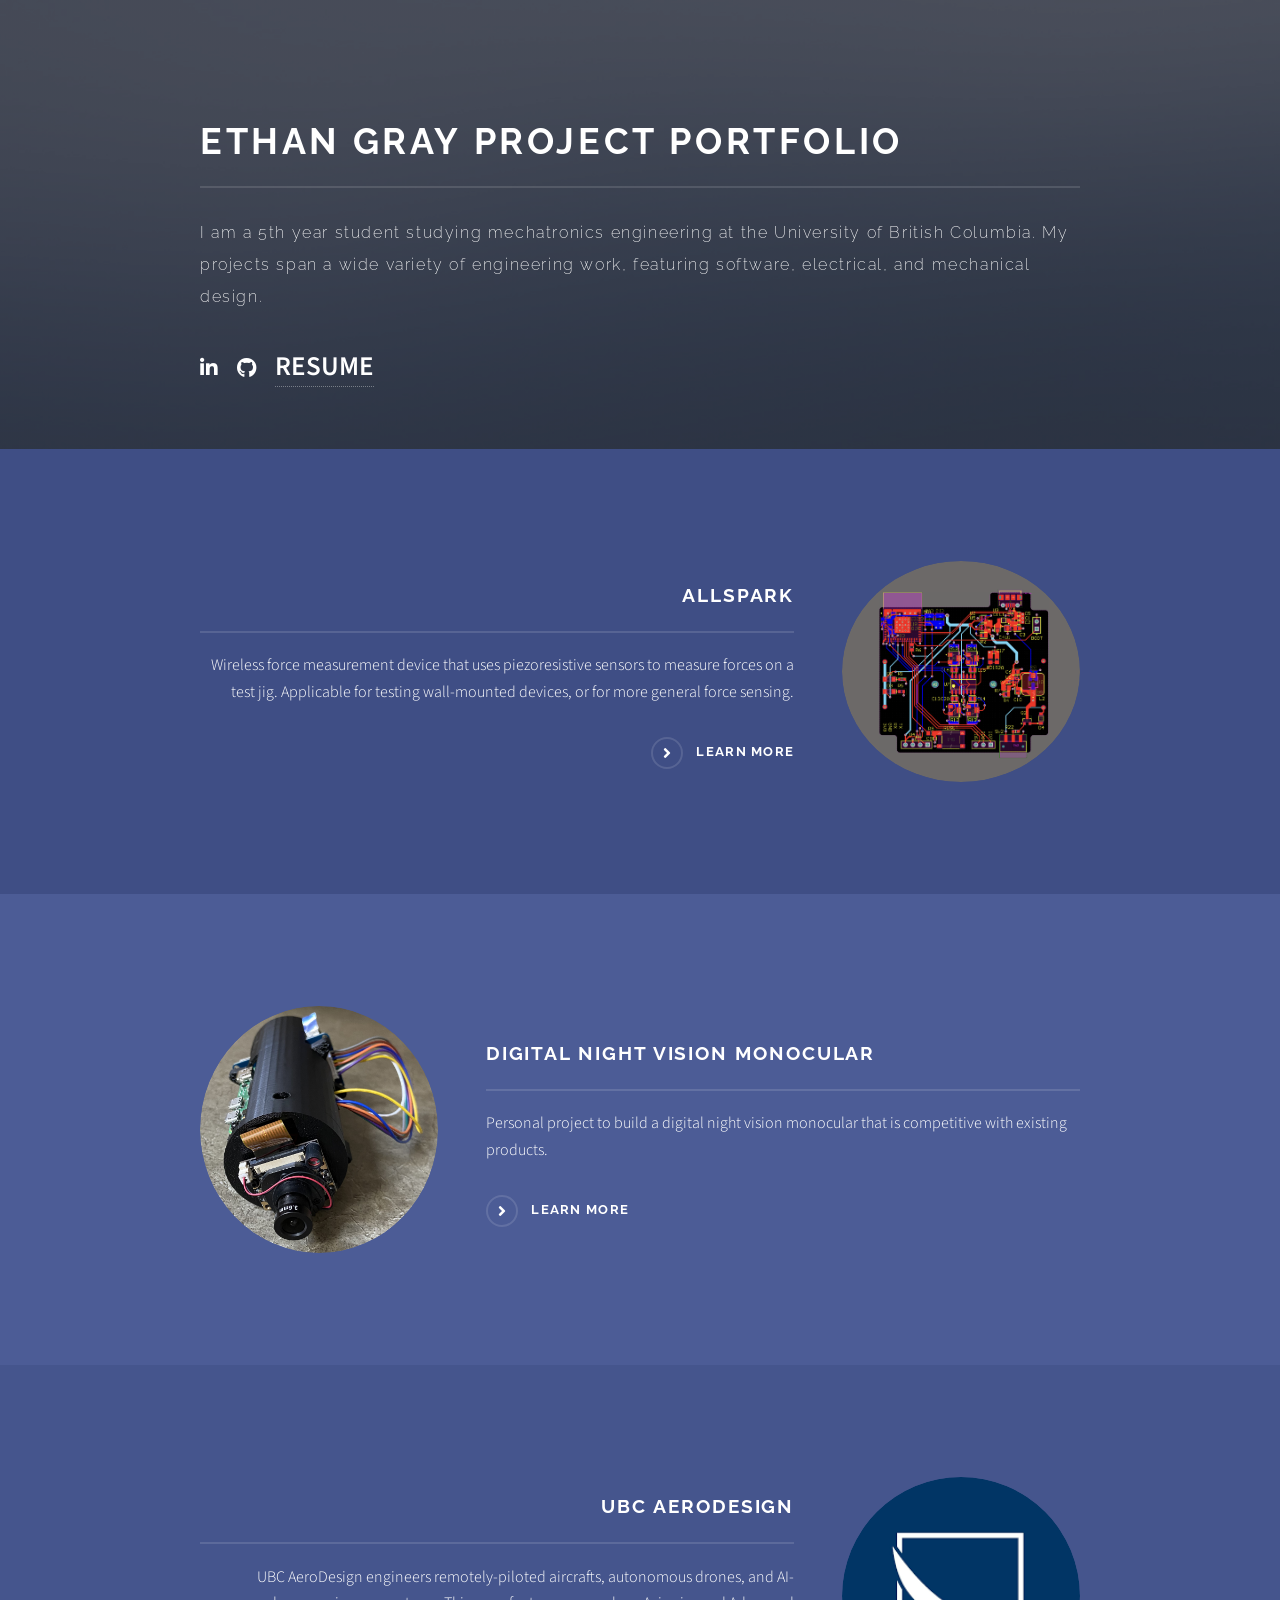
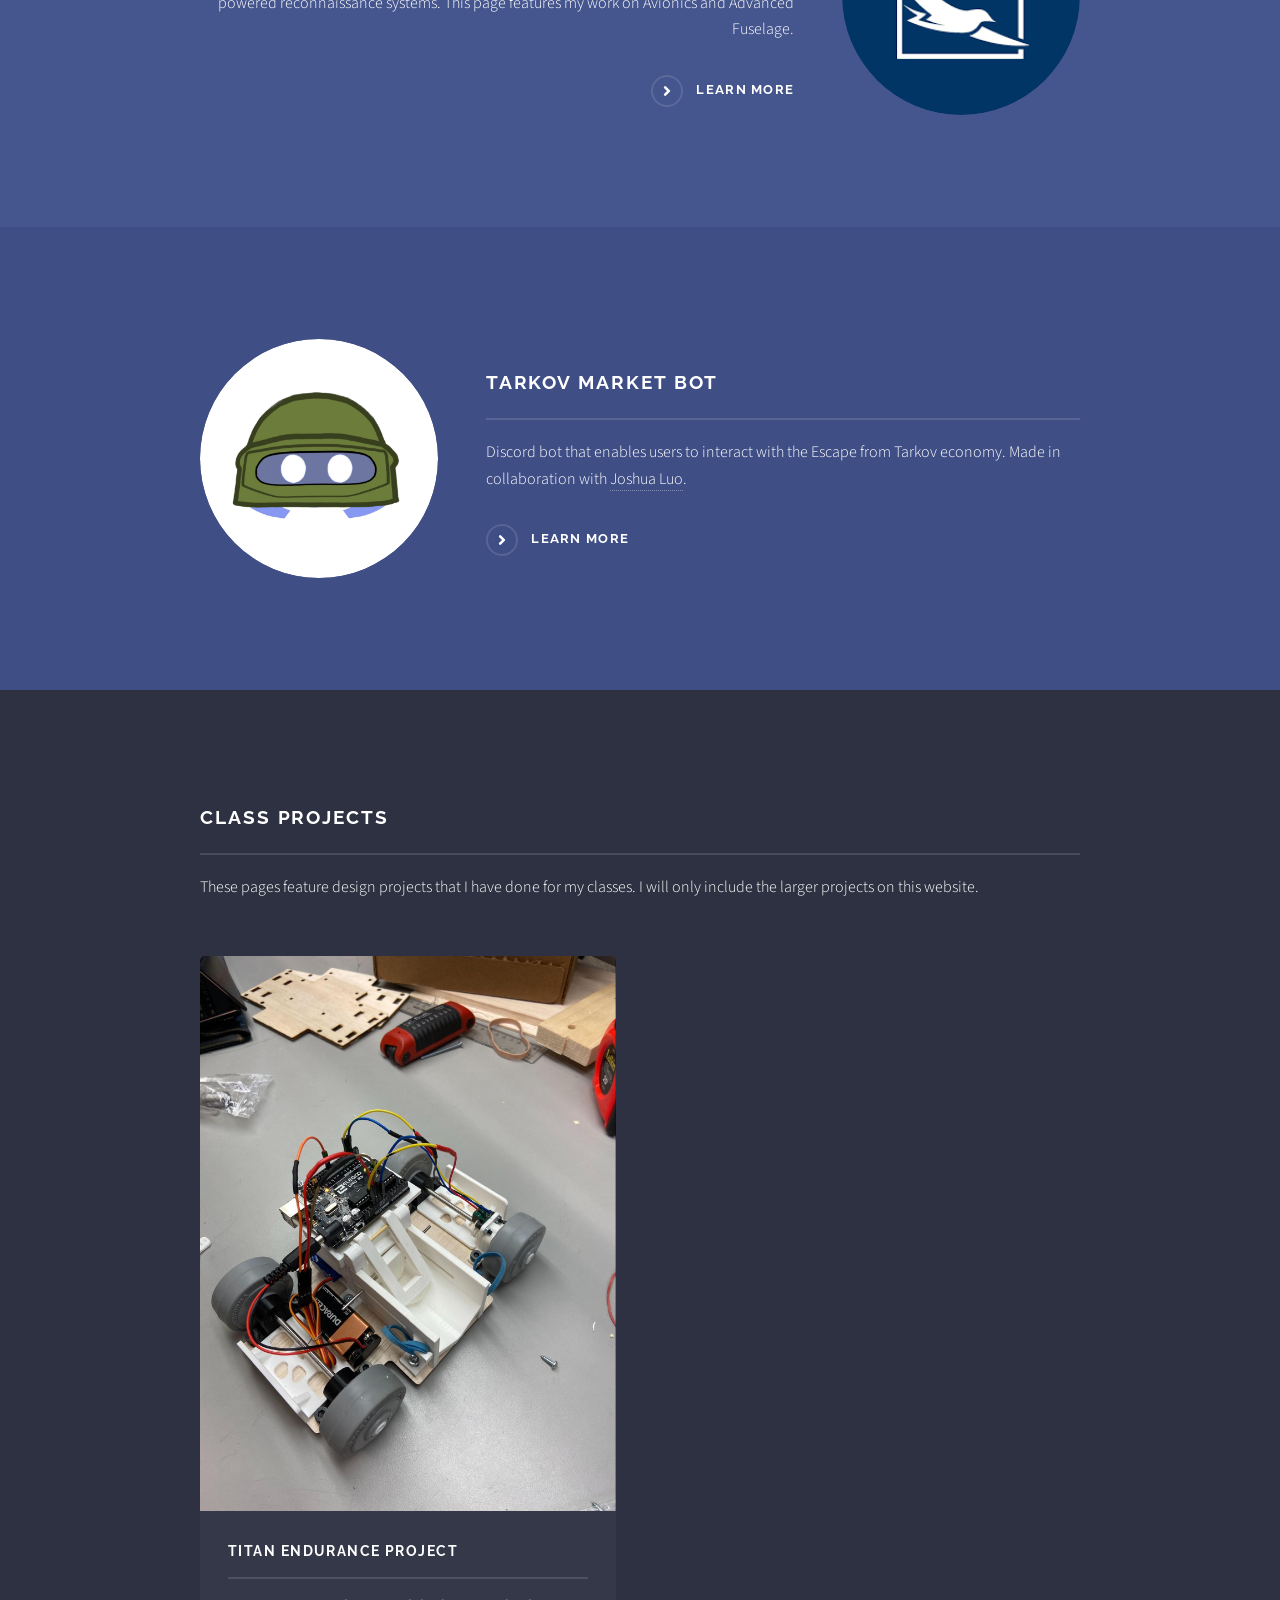
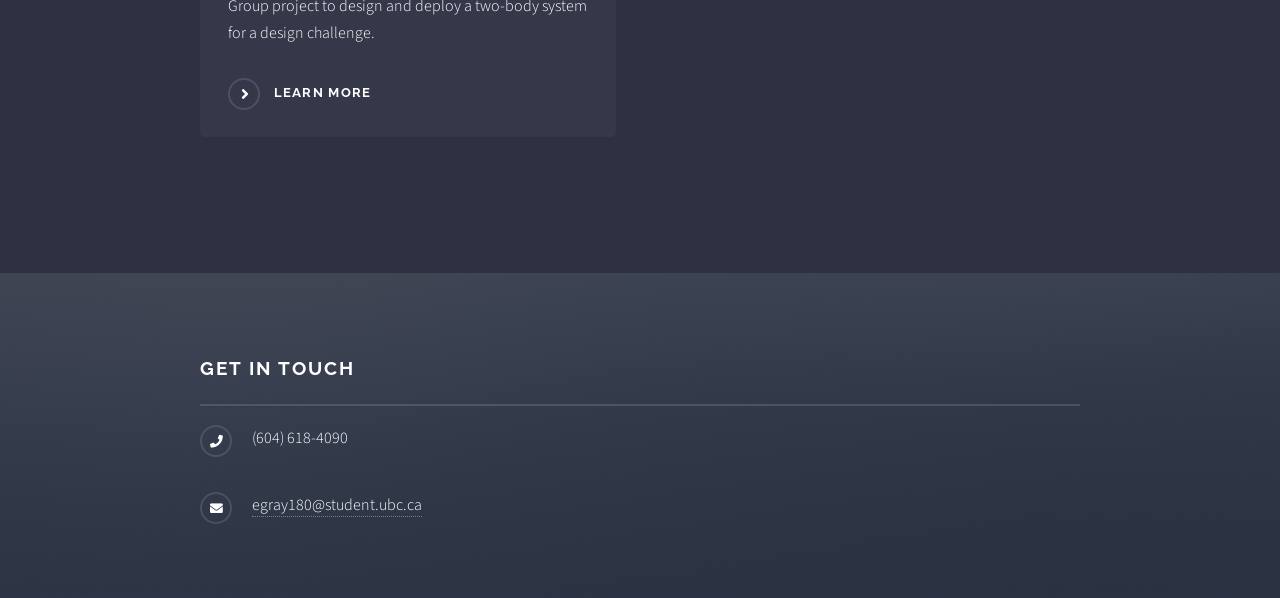
<file: index.html>
<!DOCTYPE HTML>
<!--
	Solid State by HTML5 UP
	html5up.net | @ajlkn
	Free for personal and commercial use under the CCA 3.0 license (html5up.net/license)
-->
<html>
	<head>
		<title>Ethan Gray</title>
		<meta charset="utf-8" />
		<meta name="viewport" content="width=device-width, initial-scale=1, user-scalable=no" />
		<link rel="stylesheet" href="assets/css/main.css" />
		<noscript><link rel="stylesheet" href="assets/css/noscript.css" /></noscript>
	</head>
	<body class="is-preload">

		<!-- Page Wrapper -->
			<div id="page-wrapper">

				<!-- Header -->
					<header id="header" class="alt">
						<h1><a href="index.html">Ethan Gray Project Portfolio</a></h1>
					</header>

				<!-- Banner -->
					<section id="banner">
						<div class="inner">
							<h2>Ethan Gray Project Portfolio</h2>
							<p style="text-transform: none;">I am a 5th year student studying mechatronics engineering at the University of British Columbia. My projects span a wide variety of engineering work, featuring software, electrical, and mechanical design.</a></p>
							<ul class="icons">
								<li><a href="https://www.linkedin.com/in/ethanrgray" class="icon brands alt fa-linkedin-in"><span class="label">LinkedIn</span></a></li>

								<li><a href="https://github.com/Egray180" class="icon brands alt fa-github"><span class="label">GitHub</span></a></li>
								
								<li><a href="Resume 2025-09-15.pdf" class="logo" style="font-size: 27px;" target="_blank"><strong>RESUME</strong></a></li>
							</ul>

						</div>
					</section>

				<!-- Wrapper -->
					<section id="wrapper">

						<!-- Five -->
							<section id="five" class="wrapper spotlight style3">
								<div class="inner">
									<a href="allspark.html" class="image"><img src="images\allspark\full_layout.png" alt="" /></a>
									<div class="content">
										<h2 class="major">AllSpark</h2>
										<p>Wireless force measurement device that uses piezoresistive sensors to measure forces on a test jig. Applicable for testing wall-mounted devices, or for more general force sensing.</p>
										<a href="allspark.html" class="special">Learn more</a>
									</div>
								</div>
							</section>

						<!-- One -->
							<section id="one" class="wrapper spotlight style1">
								<div class="inner">
									<a href="night_vision.html" class="image"><img src="images/night_vision/monocular_angle2.jpeg" alt="" /></a>
									<div class="content">
										<h2 class="major">Digital Night Vision Monocular</h2>
										<p>Personal project to build a digital night vision monocular that is competitive with existing products.</p>
										<a href="night_vision.html" class="special">Learn more</a>
									</div>
								</div>
							</section>

						<!-- Two -->
							<section id="two" class="wrapper alt spotlight style2">
								<div class="inner">
									<a href="aerodesign.html" class="image"><img src="images/aerodesign/aerodesign_logo.png" alt="" /></a>
									<div class="content">
										<h2 class="major">UBC AeroDesign</h2>
										<p>UBC AeroDesign engineers remotely-piloted aircrafts, autonomous drones, and AI-powered reconnaissance systems. This page features my work on Avionics and Advanced Fuselage.</p>
										<a href="aerodesign.html" class="special">Learn more</a>
									</div>
								</div>
							</section>

						<!-- Three -->
							<section id="three" class="wrapper spotlight style3">
								<div class="inner">
									<a href="tarkov_bot.html" class="image"><img src="images\tarkov_bot\thumbnail1.png" alt="" /></a>
									<div class="content">
										<h2 class="major">Tarkov Market Bot</h2>
										<p>Discord bot that enables users to interact with the Escape from Tarkov economy. Made in collaboration with <a href="https://github.com/Joshua-z-Luo">Joshua Luo</a>.</p>
										<a href="tarkov_bot.html" class="special">Learn more</a>
									</div>
								</div>
							</section>

						<!-- Four -->
							<section id="four" class="wrapper alt style1">
								<div class="inner">
									<h2 class="major">Class Projects</h2>
									<p>These pages feature design projects that I have done for my classes. I will only include the larger projects on this website.</p>
									<section class="features">
										<article>
											<a href="titan_endurance.html" class="image"><img src="images\titan_endurance\orbiter2.jpg" alt="" /></a>
											<h3 class="major">Titan Endurance Project</h3>
											<p>Group project to design and deploy a two-body system for a design challenge.</p>
											<a href="titan_endurance.html" class="special">Learn more</a>
										</article>
										<!--
										<article>
											<a href="#" class="image"><img src="images/pic05.jpg" alt="" /></a>
											<h3 class="major">Nisl placerat</h3>
											<p>Lorem ipsum dolor sit amet, consectetur adipiscing vehicula id nulla dignissim dapibus ultrices.</p>
											<a href="#" class="special">Learn more</a>
										</article>
										<article>
											<a href="#" class="image"><img src="images/pic06.jpg" alt="" /></a>
											<h3 class="major">Ante fermentum</h3>
											<p>Lorem ipsum dolor sit amet, consectetur adipiscing vehicula id nulla dignissim dapibus ultrices.</p>
											<a href="#" class="special">Learn more</a>
										</article>
										<article>
											<a href="#" class="image"><img src="images/pic07.jpg" alt="" /></a>
											<h3 class="major">Fusce consequat</h3>
											<p>Lorem ipsum dolor sit amet, consectetur adipiscing vehicula id nulla dignissim dapibus ultrices.</p>
											<a href="#" class="special">Learn more</a>
										</article>
									-->
									</section>
									<!--
									<ul class="actions">
										<li><a href="#" class="button">Browse All</a></li>
									</ul>
								-->
								</div>
							</section>

					</section>

				<!-- Footer -->
					<section id="footer">
						<div class="inner">
							<h2 class="major">Get in touch</h2>
							<ul class="contact">
								<li class="icon solid fa-phone">(604) 618-4090</li>
								<li class="icon solid fa-envelope"><a href="mailto:egray180@student.ubc.ca">egray180@student.ubc.ca</a></li>
							</ul>
						</div>
					</section>

			</div>

		<!-- Scripts -->
			<script src="assets/js/jquery.min.js"></script>
			<script src="assets/js/jquery.scrollex.min.js"></script>
			<script src="assets/js/browser.min.js"></script>
			<script src="assets/js/breakpoints.min.js"></script>
			<script src="assets/js/util.js"></script>
			<script src="assets/js/main.js"></script>

	</body>
</html>
</file>
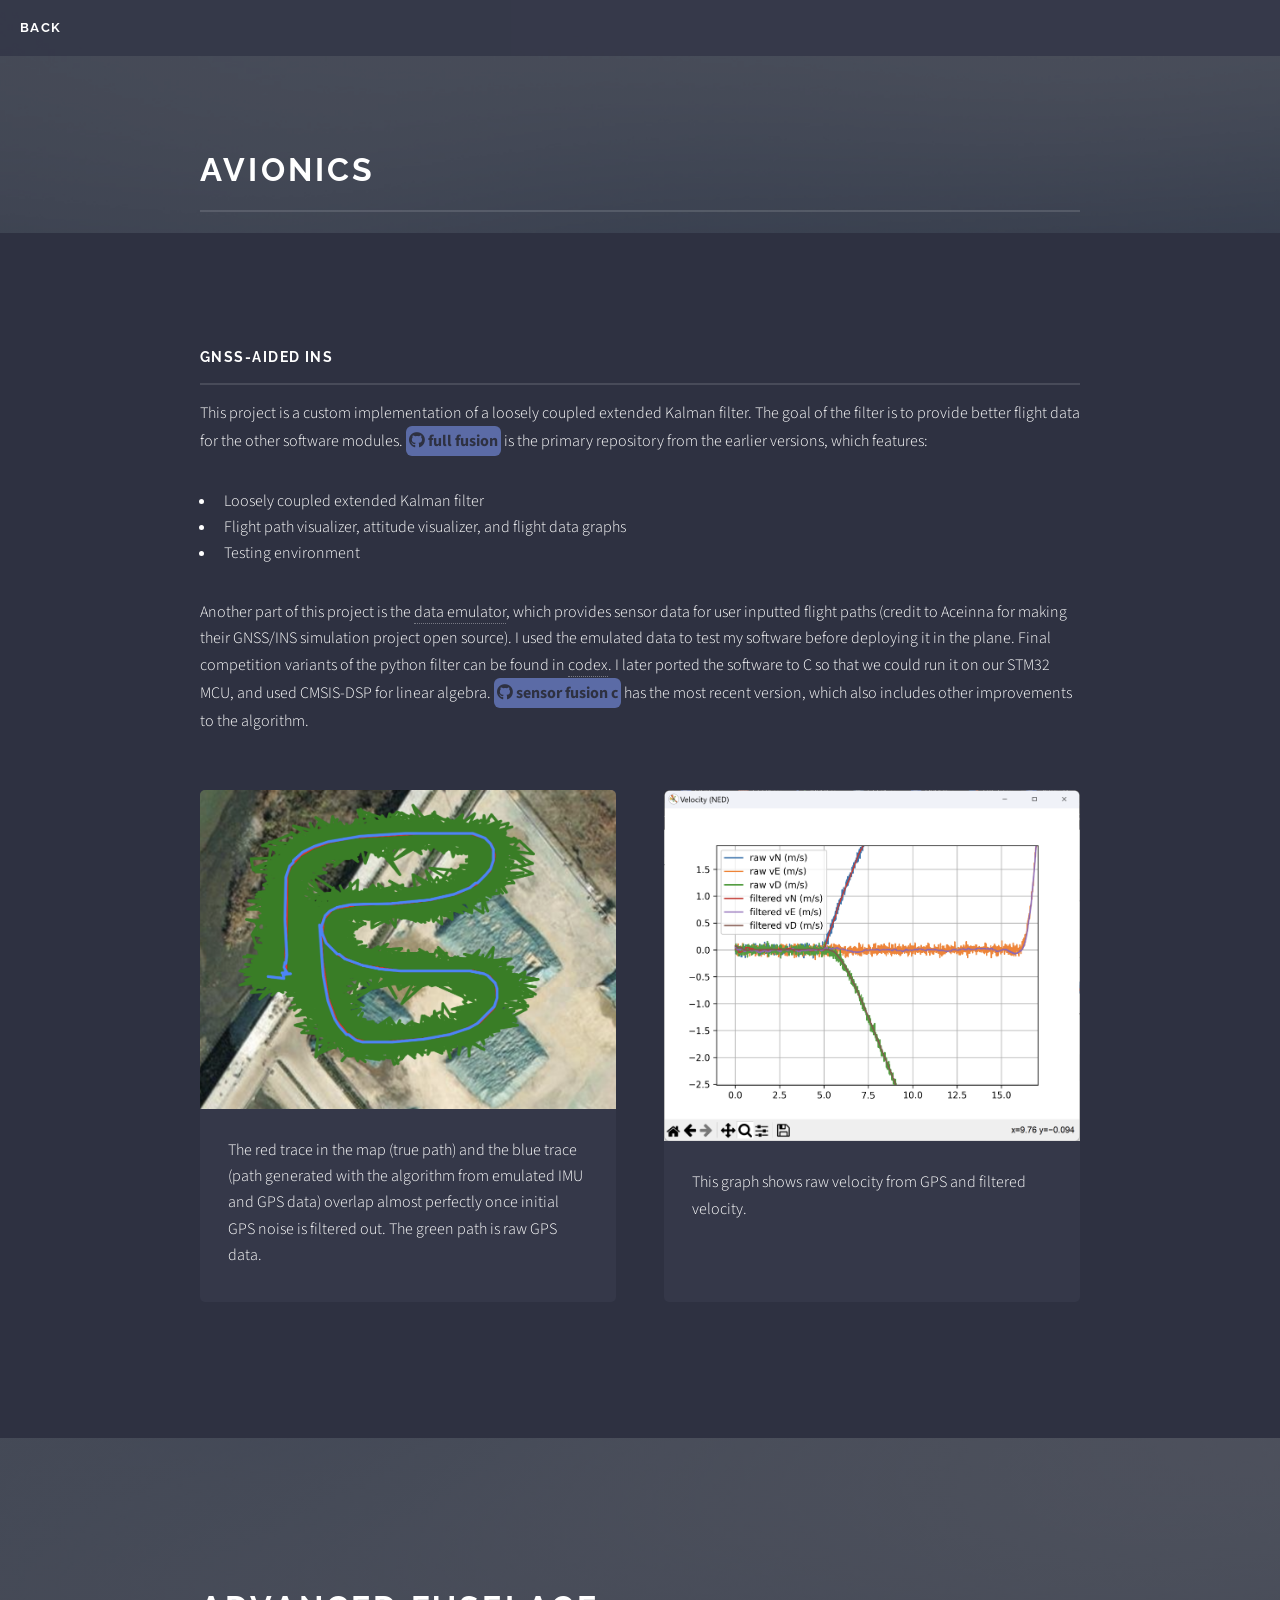
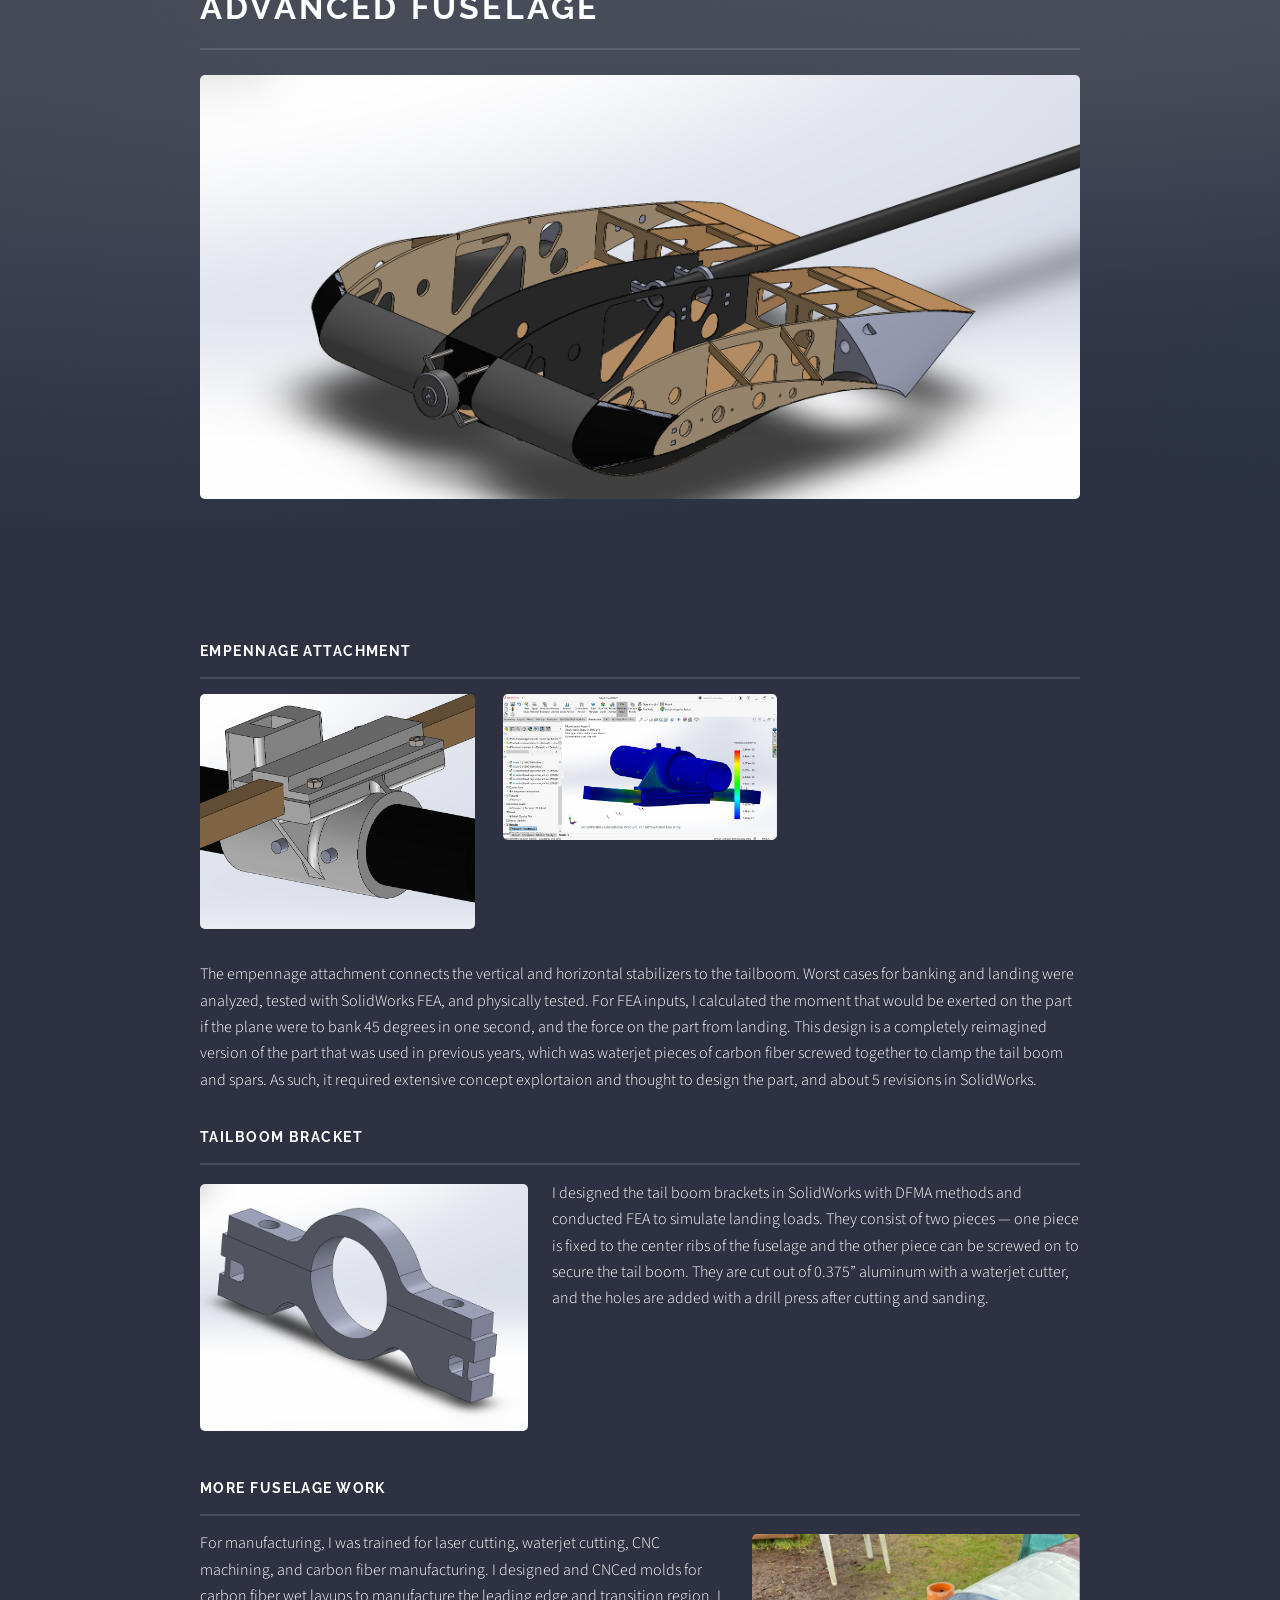
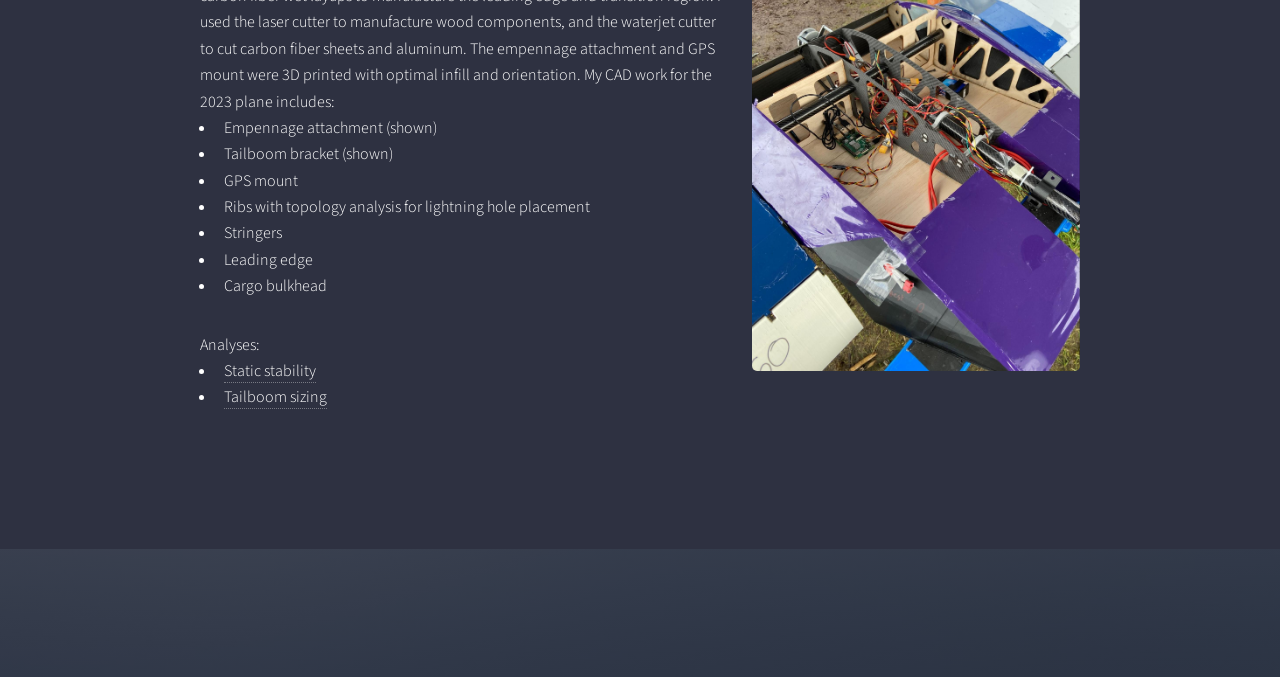
<file: aerodesign.html>
<!DOCTYPE HTML>
<!--
	Solid State by HTML5 UP
	html5up.net | @ajlkn
	Free for personal and commercial use under the CCA 3.0 license (html5up.net/license)
-->
<html>
	<head>
		<title>Ethan Gray</title>
		<meta charset="utf-8" />
		<meta name="viewport" content="width=device-width, initial-scale=1, user-scalable=no" />
		<link rel="stylesheet" href="assets/css/main.css" />
		<noscript><link rel="stylesheet" href="assets/css/noscript.css" /></noscript>
	</head>
	<body class="is-preload">

		<!-- Page Wrapper -->
			<div id="page-wrapper">

				<!-- Header -->
					<header id="header">
						<h1><a href="index.html">back</a></h1>
					</header>

				<!-- Wrapper -->
					<section id="wrapper">
						<header>
							<div class="inner">
								<h2>Avionics</h2>
							</div>
						</header>

						<!-- Content -->
							<div class="wrapper">
								<div class="inner">
                                
									<h3 class="major">GNSS-Aided INS</h3>
									<p>This project is a custom implementation of a loosely coupled extended Kalman filter. The goal of the filter is to provide better flight data for the other software modules. <a href="https://github.com/ubcaerodesign/full-fusion" class="repo-button" target="_blank"><i class="fab fa-github"></i> full fusion</a> is the primary repository from the earlier versions, which features:</p>
                                    <ul>
                                        <li>Loosely coupled extended Kalman filter</li>
                                        <li>Flight path visualizer, attitude visualizer, and flight data graphs</li>
                                        <li>Testing environment</li>
                                    </ul>
                                    <p>Another part of this project is the <a href="https://github.com/Egray180/gnss-ins-sim">data emulator</a>, which provides sensor data for user inputted flight paths (credit to Aceinna for making their GNSS/INS simulation project open source). I used the emulated data to test my software before deploying it in the plane. Final competition variants of the python filter can be found in <a href="https://github.com/ubcaerodesign/codex">codex</a>. 
										I later ported the software to C so that we could run it on our STM32 MCU, and used CMSIS-DSP for linear algebra. <a href="https://github.com/Egray180/sensor-fusion-c" class="repo-button" target="_blank"><i class="fab fa-github"></i> sensor fusion c</a> has the most recent version, which also includes other improvements to the algorithm.</p>

									<section class="features">
										<article>
											<a href="#" class="image"><img src="images\aerodesign\cfusion_map1.png" alt="" /></a>
                                            <p>The red trace in the map (true path) and the blue trace (path generated with the algorithm from emulated IMU and GPS data) overlap almost perfectly once initial GPS noise is filtered out. The green path is raw GPS data.</p>
										</article>
										<article>
											<a href="#" class="image"><img src="images\aerodesign\vel_graph.png" alt="" /></a>
											<p>This graph shows raw velocity from GPS and filtered velocity.</p>
										</article>
									</section>

								</div>
							</div>

					</section>

                    <section id="wrapper">
						<header>
							<div class="inner">
								<h2>Advanced Fuselage</h2>
                                <div class="col-12"><span class="image fit"><img src="images\aerodesign\fuse_CAD.png" alt="" /></span></div>
							</div>
						</header>

						<!-- Content -->
							<div class="wrapper">
								<div class="inner">
                                
                                    <section>
                                        <h3 class="major">Empennage Attachment</h3>
                                        <div class="box alt">
											<div class="row gtr-uniform">
												<div class="col-4"><span class="image fit"><img src="images\aerodesign\empennage_attachment_CAD.png" alt="" /></span></div>
												<div class="col-4"><span class="image fit"><img src="images\aerodesign\empennage_FEA.png" alt="" /></span></div>
											</div>
										</div>
                                        <p>The empennage attachment connects the vertical and horizontal stabilizers to the tailboom. Worst cases for banking and landing were analyzed, tested with SolidWorks FEA, and physically tested. For FEA inputs, I calculated the moment that would be exerted on the part if the plane were to bank 45 degrees in one second, and the force on the part from landing. This design is a completely reimagined version of the part that was used in previous years, which was waterjet pieces of carbon fiber screwed together to clamp the tail boom and spars. As such, it required extensive concept explortaion and thought to design the part, and about 5 revisions in SolidWorks.</p>

                                        <h3 class="major">Tailboom Bracket</h3>
                                        <p><span class="image left"><img src="images\aerodesign\tailboom_bracket_CAD.png" alt="" /></span>I designed the tail boom brackets in SolidWorks with DFMA methods and conducted FEA to simulate landing loads. They consist of two pieces — one piece is fixed to the center ribs of the fuselage and the other piece can be screwed on to secure the tail boom. They are cut out of 0.375” aluminum with a waterjet cutter, and the holes are added with a drill press after cutting and sanding.</p>
                                        <br>
                                        <br>
                                        <br>
                                        <br>
                                        <br>

                                        <h3 class="major">More Fuselage work</h3>
                                        <p style="margin-bottom:0;"><span class="image right"><img src="images\aerodesign\real_plane.jpg" alt="" /></span>For manufacturing, I was trained for laser cutting, waterjet cutting, CNC machining, and carbon fiber manufacturing. I designed and CNCed molds for carbon fiber wet layups to manufacture the leading edge and transition region. I used the laser cutter to manufacture wood components, and the waterjet cutter to cut carbon fiber sheets and aluminum. The empennage attachment and GPS mount were 3D printed with optimal infill and orientation. My CAD work for the 2023 plane includes:</p>
                                        <ul>
                                            <li>Empennage attachment (shown)</li>
                                            <li>Tailboom bracket (shown)</li>
                                            <li>GPS mount</li>
                                            <li>Ribs with topology analysis for lightning hole placement</li>
                                            <li>Stringers</li>
                                            <li>Leading edge</li>
                                            <li>Cargo bulkhead</li>
                                        </ul>
                                        <p style="margin-bottom:0;">Analyses:</p>
                                        <ul>
                                            <li><a href="https://docs.google.com/spreadsheets/d/1UzHTvKqQeGBLQkzdmjg2vPq3UHWqS_5WiMjL844ydrE/edit?usp=sharing">Static stability</a></li>
                                            <li><a href="https://docs.google.com/spreadsheets/d/1YWjOLQ5KF9Cs924PcoCCwGRtTezc6t7sttOZ6y9OzuU/edit?usp=sharing">Tailboom sizing</a></li>
                                        </ul>
                                        <br>
                                    </section>

								</div>
							</div>

					</section>

				<!-- Footer -->
					<section id="footer">
						<div class="inner">

						</div>
					</section>

			</div>

		<!-- Scripts -->
			<script src="assets/js/jquery.min.js"></script>
			<script src="assets/js/jquery.scrollex.min.js"></script>
			<script src="assets/js/browser.min.js"></script>
			<script src="assets/js/breakpoints.min.js"></script>
			<script src="assets/js/util.js"></script>
			<script src="assets/js/main.js"></script>

	</body>
</html>
</file>
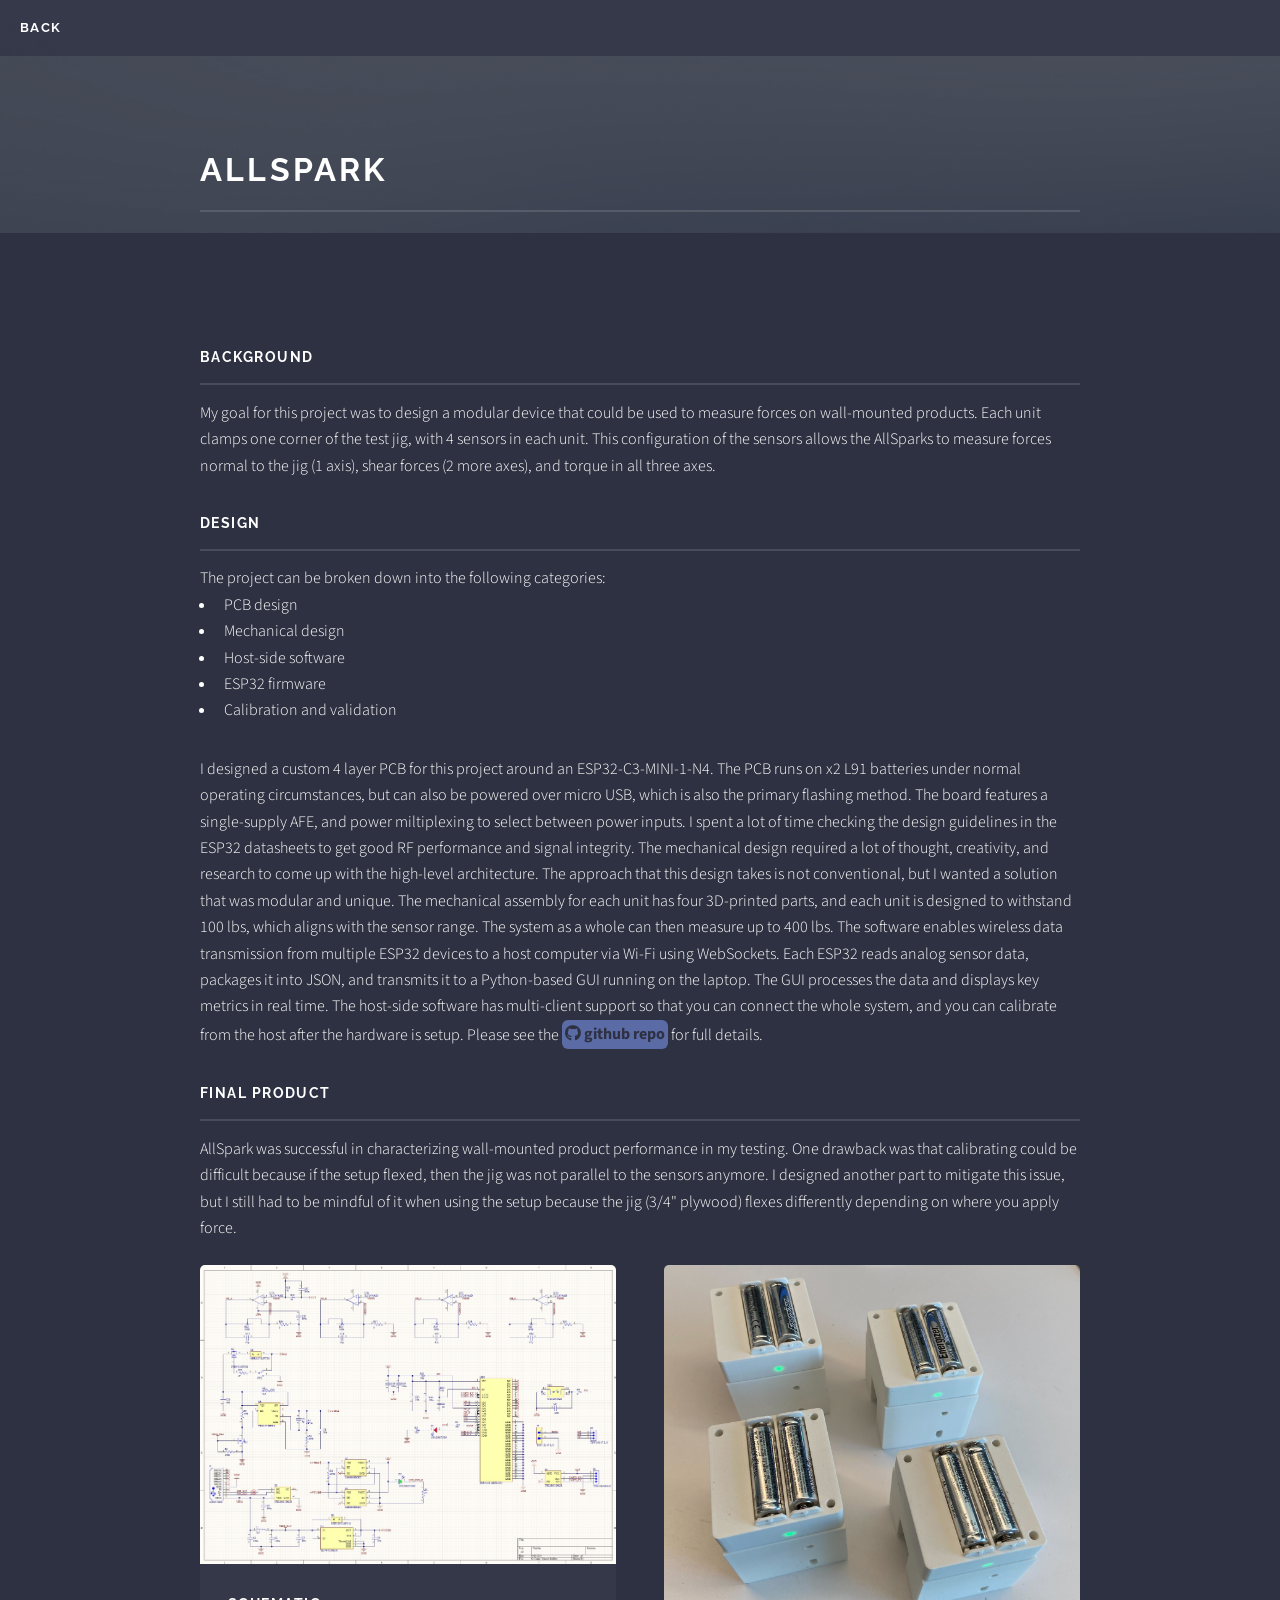
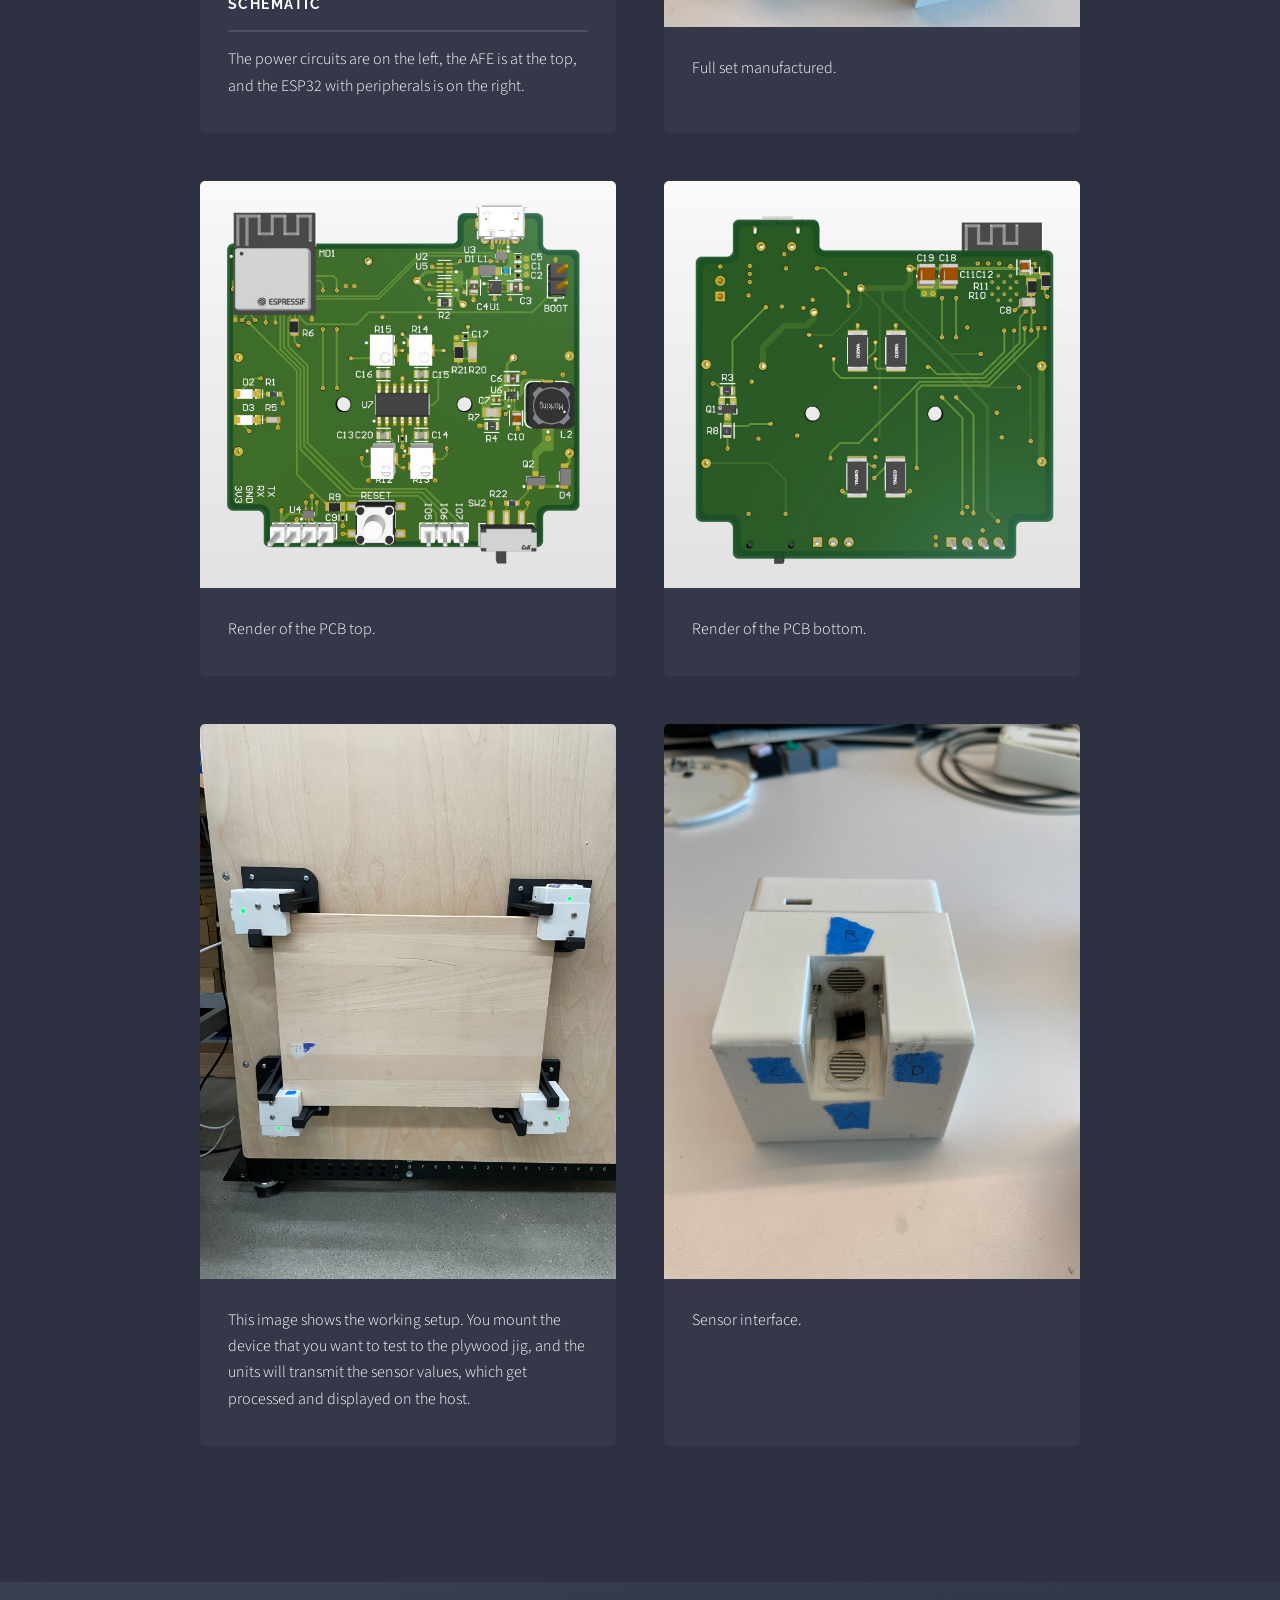
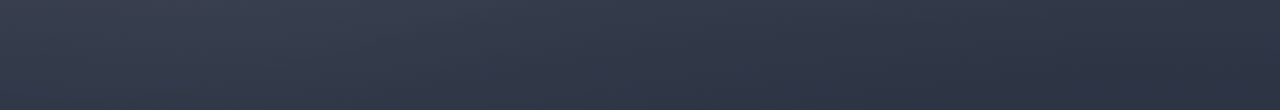
<file: allspark.html>
<!DOCTYPE HTML>
<!--
	Solid State by HTML5 UP
	html5up.net | @ajlkn
	Free for personal and commercial use under the CCA 3.0 license (html5up.net/license)
-->
<html>
	<head>
		<title>Ethan Gray</title>
		<meta charset="utf-8" />
		<meta name="viewport" content="width=device-width, initial-scale=1, user-scalable=no" />
		<link rel="stylesheet" href="assets/css/main.css" />
		<noscript><link rel="stylesheet" href="assets/css/noscript.css" /></noscript>
	</head>
	<body class="is-preload">

		<!-- Page Wrapper -->
			<div id="page-wrapper">

				<!-- Header -->
					<header id="header">
						<h1><a href="index.html">back</a></h1>
					</header>

				<!-- Wrapper -->
					<section id="wrapper">
						<header>
							<div class="inner">
								<h2>AllSpark</h2>
							</div>
						</header>

						<!-- Content -->
							<div class="wrapper">
								<div class="inner">
                                
									<h3 class="major">Background</h3>
									<p>My goal for this project was to design a modular device that could be used to measure forces on wall-mounted products. Each unit clamps one corner of the test jig, with 4 sensors in each unit. This configuration of the sensors allows the AllSparks to measure forces normal to the jig (1 axis), shear forces (2 more axes), and torque in all three axes.</p>

									<h3 class="major">Design</h3>
                                    <p style="margin-bottom:0;">The project can be broken down into the following categories:</p>
                                    <ul>
                                        <li>PCB design</li>
                                        <li>Mechanical design</li>
                                        <li>Host-side software</li>
                                        <li>ESP32 firmware</li>
                                        <li>Calibration and validation</li>
                                    </ul>
                                    <p>I designed a custom 4 layer PCB for this project around an ESP32-C3-MINI-1-N4. The PCB runs on x2 L91 batteries under normal operating circumstances, but can also be powered over micro USB, which is also the primary flashing method. The board features a single-supply AFE, and power miltiplexing to select between power inputs. I spent a lot of time checking the design guidelines in the ESP32 datasheets to get good RF performance and signal integrity. 
										The mechanical design required a lot of thought, creativity, and research to come up with the high-level architecture. The approach that this design takes is not conventional, but I wanted a solution that was modular and unique. The mechanical assembly for each unit has four 3D-printed parts, and each unit is designed to withstand 100 lbs, which aligns with the sensor range. The system as a whole can then measure up to 400 lbs. 
										The software enables wireless data transmission from multiple ESP32 devices to a host computer via Wi-Fi using WebSockets. Each ESP32 reads analog sensor data, packages it into JSON, and transmits it to a Python-based GUI running on the laptop. The GUI processes the data and displays key metrics in real time. The host-side software has multi-client support so that you can connect the whole system, and you can calibrate from the host after the hardware is setup. 
										Please see the <a href="https://github.com/Egray180/allspark" class="repo-button" target="_blank"><i class="fab fa-github"></i> github repo</a> for full details.</p>

                                    <h3 class="major">Final Product</h3>
									<p style="margin-bottom:0;">AllSpark was successful in characterizing wall-mounted product performance in my testing. One drawback was that calibrating could be difficult because if the setup flexed, then the jig was not parallel to the sensors anymore. I designed another part to mitigate this issue, but I still had to be mindful of it when using the setup because the jig (3/4" plywood) flexes differently depending on where you apply force.</p>

									<section class="features">
										<article>
											<a href="#" class="image"><img src="images/allspark/Schematic.jpg" alt="" /></a>
											<h3 class="major">Schematic</h3>
                                            <p>The power circuits are on the left, the AFE is at the top, and the ESP32 with peripherals is on the right.</p>
										</article>
										<article>
											<a href="#" class="image"><img src="images/allspark/set1.jpg" alt="" /></a>
											<p>Full set manufactured.</p>
										</article>
										<article>
											<a href="#" class="image"><img src="images/allspark/PCB_Top_3D.jpg" alt="" /></a>
											<p>Render of the PCB top.</p>
										</article>
										<article>
											<a href="#" class="image"><img src="images/allspark/PCB_Bot_3D.jpg" alt="" /></a>
											<p>Render of the PCB bottom.</p>
										</article>
										<article>
											<a href="#" class="image"><img src="images/allspark/mounted_well1.jpg" alt="" /></a>
											<p>This image shows the working setup. You mount the device that you want to test to the plywood jig, and the units will transmit the sensor values, which get processed and displayed on the host.</p>
										</article>
										<article>
											<a href="#" class="image"><img src="images/allspark/corner_letters.jpg" alt="" /></a>
											<p>Sensor interface.</p>
										</article>
									</section>

								</div>
							</div>

					</section>

				<!-- Footer -->
					<section id="footer">
						<div class="inner">

						</div>
					</section>

			</div>

		<!-- Scripts -->
			<script src="assets/js/jquery.min.js"></script>
			<script src="assets/js/jquery.scrollex.min.js"></script>
			<script src="assets/js/browser.min.js"></script>
			<script src="assets/js/breakpoints.min.js"></script>
			<script src="assets/js/util.js"></script>
			<script src="assets/js/main.js"></script>

	</body>
</html>
</file>
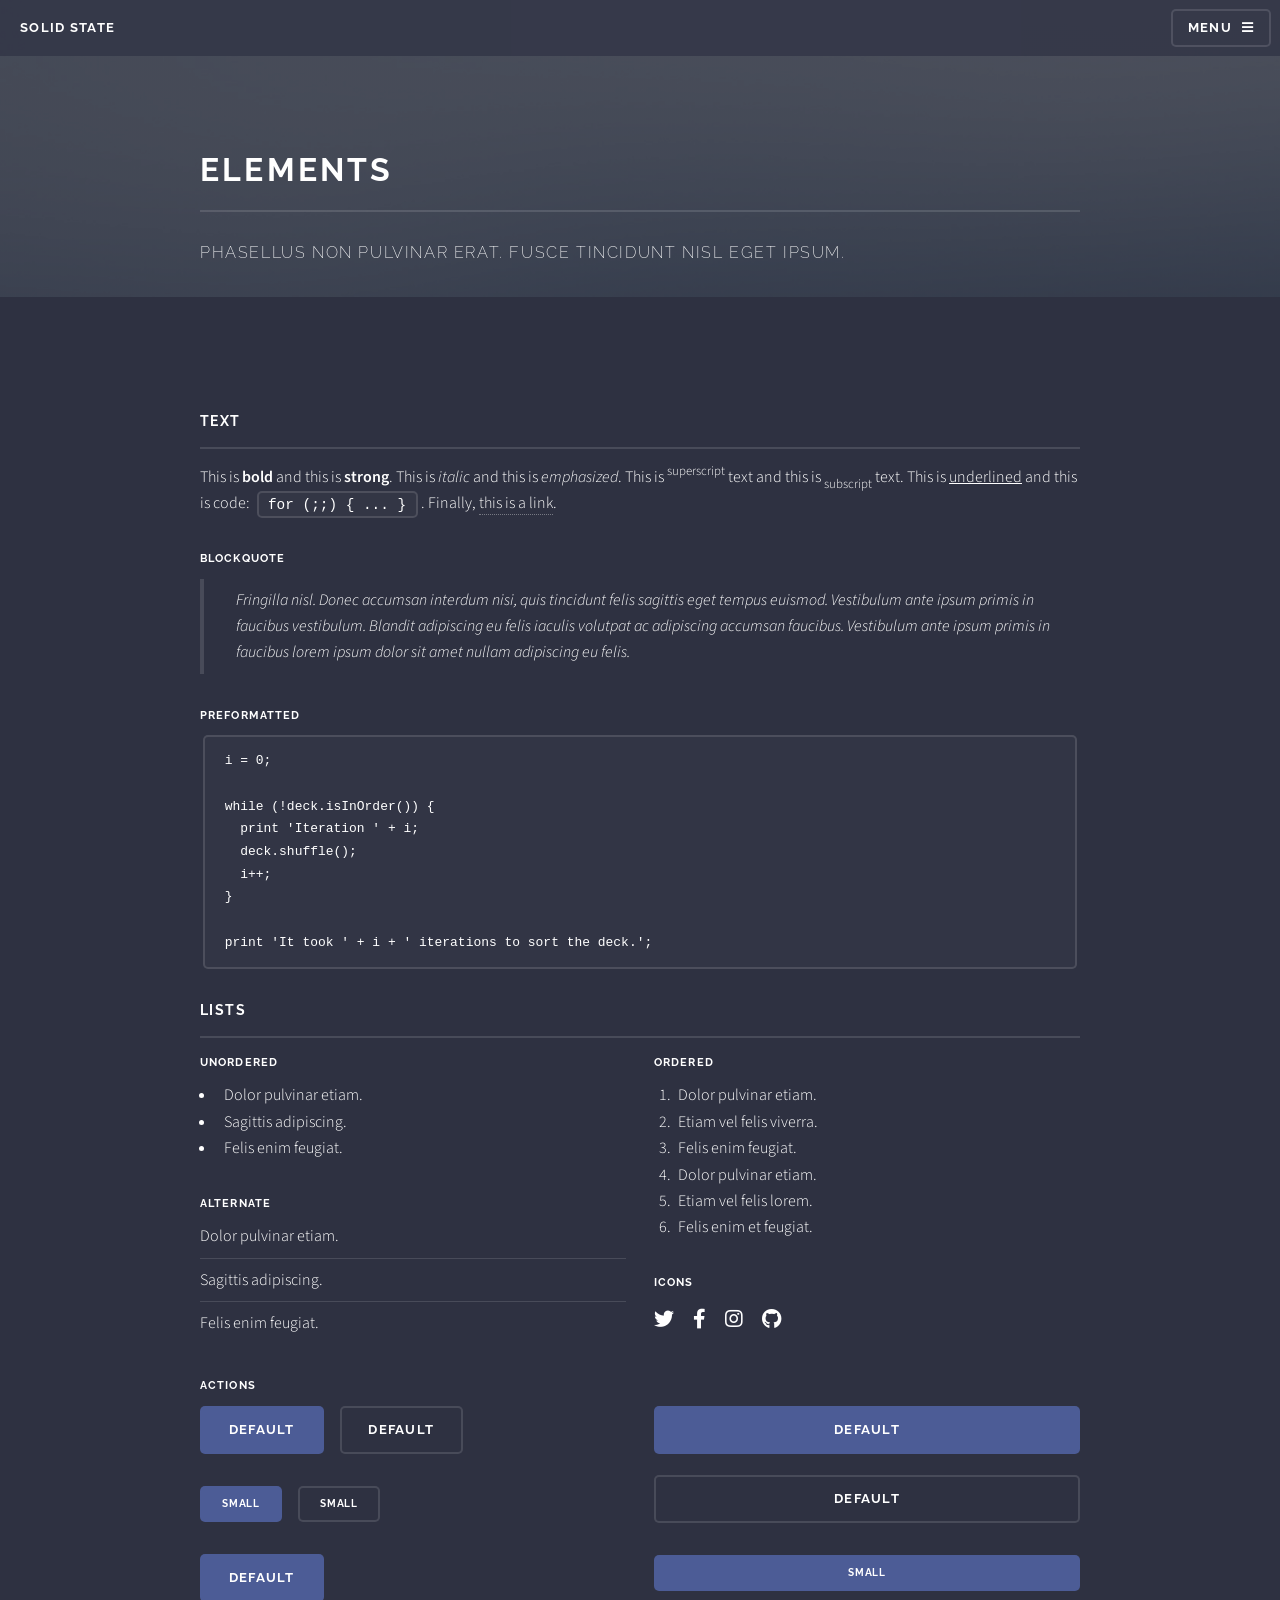
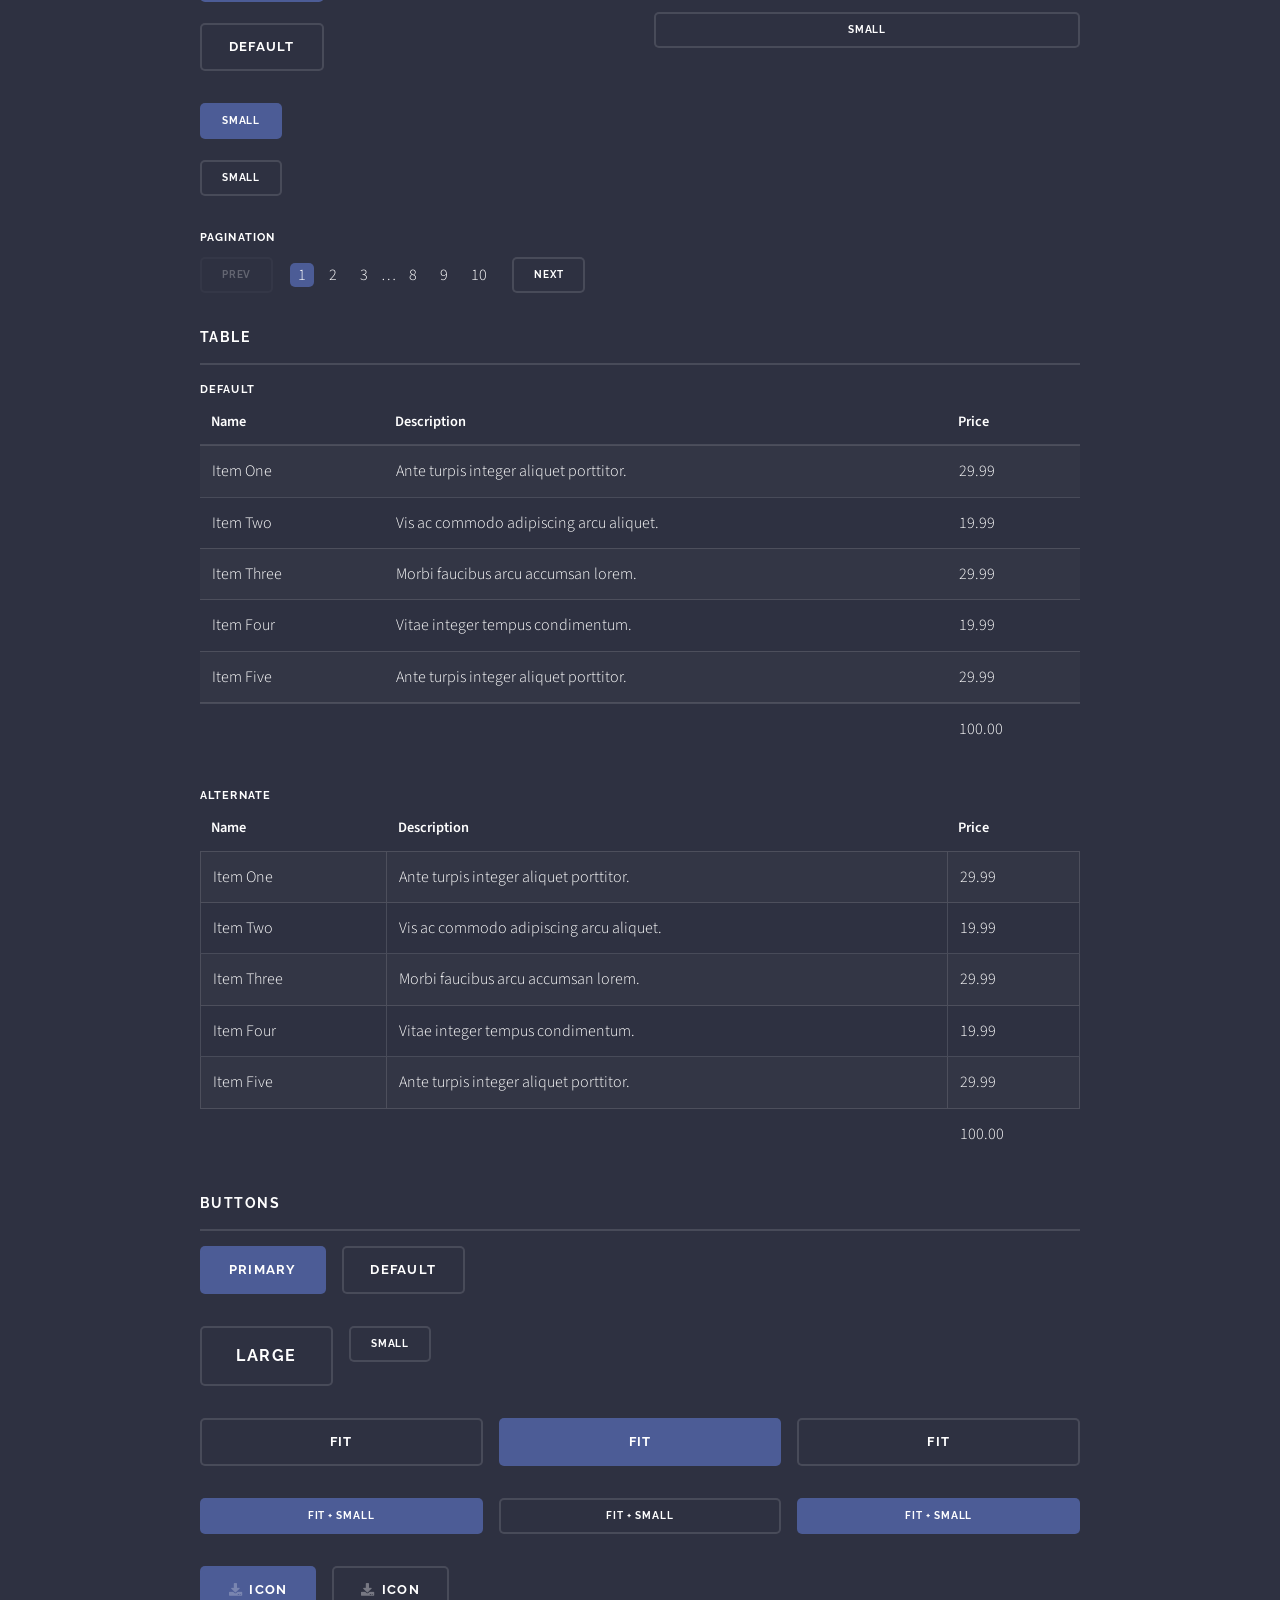
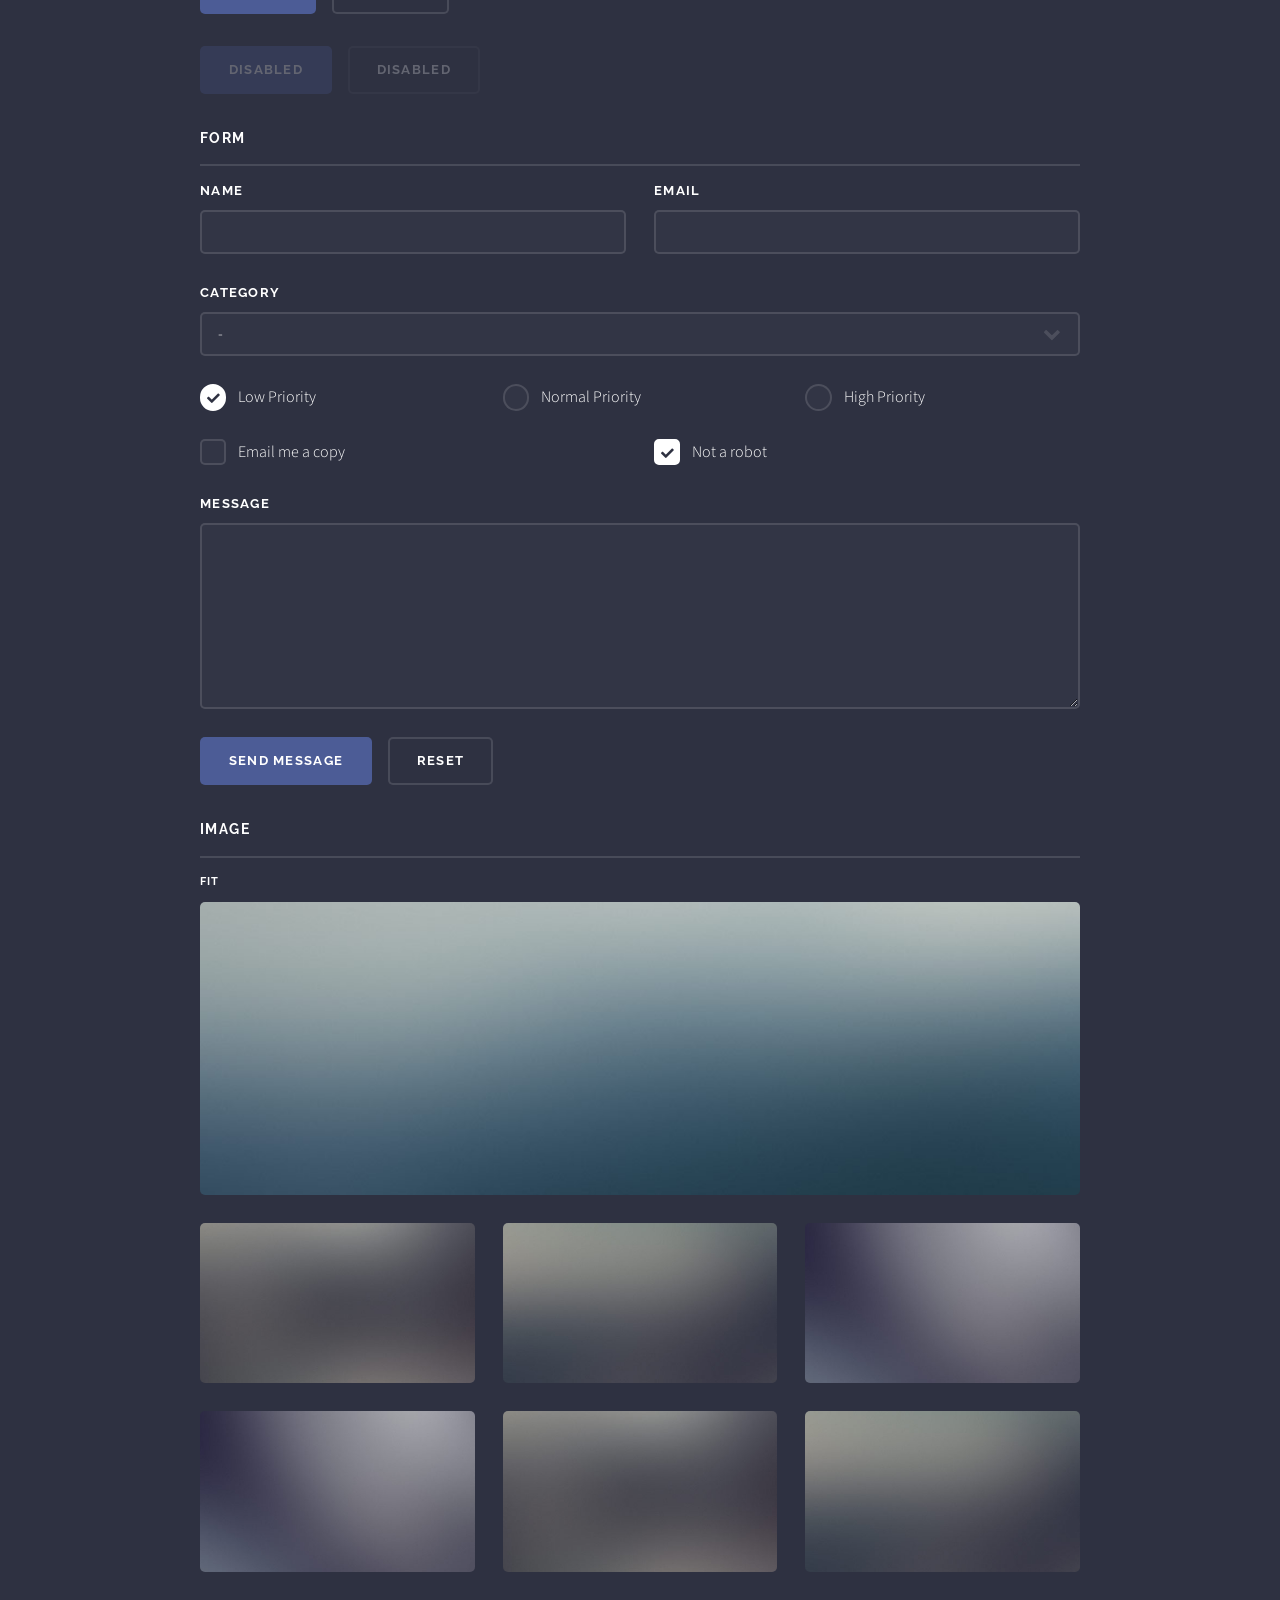
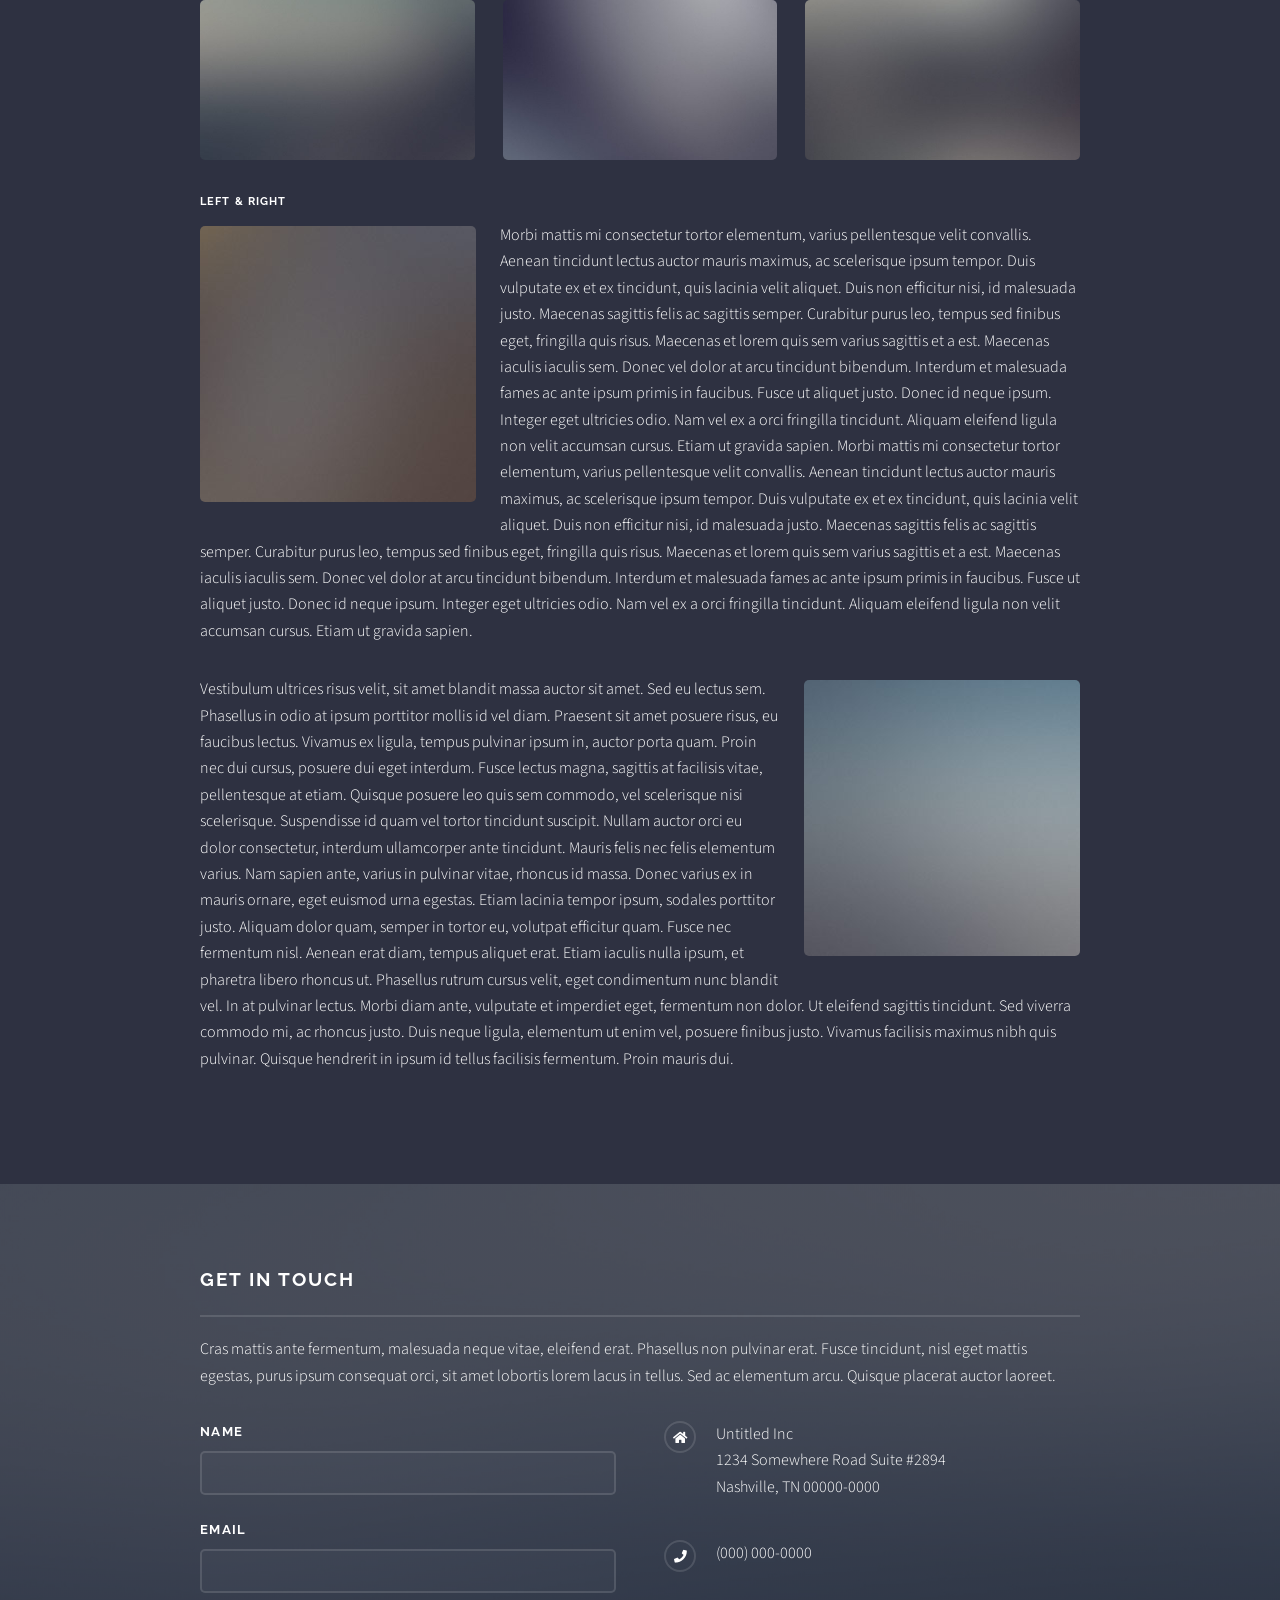
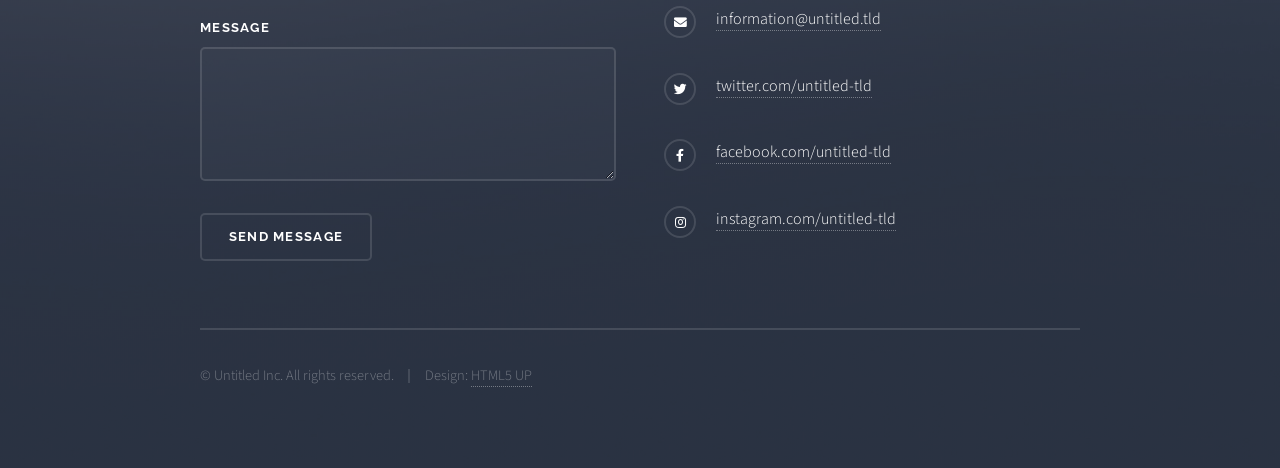
<file: elements.html>
<!DOCTYPE HTML>
<!--
	Solid State by HTML5 UP
	html5up.net | @ajlkn
	Free for personal and commercial use under the CCA 3.0 license (html5up.net/license)
-->
<html>
	<head>
		<title>Elements - Solid State by HTML5 UP</title>
		<meta charset="utf-8" />
		<meta name="viewport" content="width=device-width, initial-scale=1, user-scalable=no" />
		<link rel="stylesheet" href="assets/css/main.css" />
		<noscript><link rel="stylesheet" href="assets/css/noscript.css" /></noscript>
	</head>
	<body class="is-preload">

		<!-- Page Wrapper -->
			<div id="page-wrapper">

				<!-- Header -->
					<header id="header">
						<h1><a href="index.html">Solid State</a></h1>
						<nav>
							<a href="#menu">Menu</a>
						</nav>
					</header>

				<!-- Menu -->
					<nav id="menu">
						<div class="inner">
							<h2>Menu</h2>
							<ul class="links">
								<li><a href="index.html">Home</a></li>
								<li><a href="generic.html">Generic</a></li>
								<li><a href="elements.html">Elements</a></li>
								<li><a href="#">Log In</a></li>
								<li><a href="#">Sign Up</a></li>
							</ul>
							<a href="#" class="close">Close</a>
						</div>
					</nav>

				<!-- Wrapper -->
					<section id="wrapper">
						<header>
							<div class="inner">
								<h2>Elements</h2>
								<p>Phasellus non pulvinar erat. Fusce tincidunt nisl eget ipsum.</p>
							</div>
						</header>

						<!-- Content -->
							<div class="wrapper">
								<div class="inner">

									<section>
										<h3 class="major">Text</h3>
										<p>This is <b>bold</b> and this is <strong>strong</strong>. This is <i>italic</i> and this is <em>emphasized</em>.
										This is <sup>superscript</sup> text and this is <sub>subscript</sub> text.
										This is <u>underlined</u> and this is code: <code>for (;;) { ... }</code>. Finally, <a href="#">this is a link</a>.</p>
										<h4>Blockquote</h4>
										<blockquote>Fringilla nisl. Donec accumsan interdum nisi, quis tincidunt felis sagittis eget tempus euismod. Vestibulum ante ipsum primis in faucibus vestibulum. Blandit adipiscing eu felis iaculis volutpat ac adipiscing accumsan faucibus. Vestibulum ante ipsum primis in faucibus lorem ipsum dolor sit amet nullam adipiscing eu felis.</blockquote>
										<h4>Preformatted</h4>
										<pre><code>i = 0;

while (!deck.isInOrder()) {
  print 'Iteration ' + i;
  deck.shuffle();
  i++;
}

print 'It took ' + i + ' iterations to sort the deck.';</code></pre>
									</section>

									<section>
										<h3 class="major">Lists</h3>
										<div class="row">
											<div class="col-6 col-12-medium">
												<h4>Unordered</h4>
												<ul>
													<li>Dolor pulvinar etiam.</li>
													<li>Sagittis adipiscing.</li>
													<li>Felis enim feugiat.</li>
												</ul>
												<h4>Alternate</h4>
												<ul class="alt">
													<li>Dolor pulvinar etiam.</li>
													<li>Sagittis adipiscing.</li>
													<li>Felis enim feugiat.</li>
												</ul>
											</div>
											<div class="col-6 col-12-medium">
												<h4>Ordered</h4>
												<ol>
													<li>Dolor pulvinar etiam.</li>
													<li>Etiam vel felis viverra.</li>
													<li>Felis enim feugiat.</li>
													<li>Dolor pulvinar etiam.</li>
													<li>Etiam vel felis lorem.</li>
													<li>Felis enim et feugiat.</li>
												</ol>
												<h4>Icons</h4>
												<ul class="icons">
													<li><a href="#" class="icon brands fa-twitter"><span class="label">Twitter</span></a></li>
													<li><a href="#" class="icon brands fa-facebook-f"><span class="label">Facebook</span></a></li>
													<li><a href="#" class="icon brands fa-instagram"><span class="label">Instagram</span></a></li>
													<li><a href="#" class="icon brands fa-github"><span class="label">Github</span></a></li>
												</ul>
											</div>
										</div>
										<h4>Actions</h4>
										<div class="row">
											<div class="col-6 col-12-medium">
												<ul class="actions">
													<li><a href="#" class="button primary">Default</a></li>
													<li><a href="#" class="button">Default</a></li>
												</ul>
												<ul class="actions small">
													<li><a href="#" class="button primary small">Small</a></li>
													<li><a href="#" class="button small">Small</a></li>
												</ul>
												<ul class="actions stacked">
													<li><a href="#" class="button primary">Default</a></li>
													<li><a href="#" class="button">Default</a></li>
												</ul>
												<ul class="actions stacked small">
													<li><a href="#" class="button primary small">Small</a></li>
													<li><a href="#" class="button small">Small</a></li>
												</ul>
											</div>
											<div class="col-6 col-12-medium">
												<ul class="actions stacked">
													<li><a href="#" class="button primary fit">Default</a></li>
													<li><a href="#" class="button fit">Default</a></li>
												</ul>
												<ul class="actions stacked small">
													<li><a href="#" class="button primary small fit">Small</a></li>
													<li><a href="#" class="button small fit">Small</a></li>
												</ul>
											</div>
										</div>
										<h4>Pagination</h4>
										<ul class="pagination">
											<li><span class="button small disabled">Prev</span></li>
											<li><a href="#" class="page active">1</a></li>
											<li><a href="#" class="page">2</a></li>
											<li><a href="#" class="page">3</a></li>
											<li><span>&hellip;</span></li>
											<li><a href="#" class="page">8</a></li>
											<li><a href="#" class="page">9</a></li>
											<li><a href="#" class="page">10</a></li>
											<li><a href="#" class="button small">Next</a></li>
										</ul>
									</section>

									<section>
										<h3 class="major">Table</h3>
										<h4>Default</h4>
										<div class="table-wrapper">
											<table>
												<thead>
													<tr>
														<th>Name</th>
														<th>Description</th>
														<th>Price</th>
													</tr>
												</thead>
												<tbody>
													<tr>
														<td>Item One</td>
														<td>Ante turpis integer aliquet porttitor.</td>
														<td>29.99</td>
													</tr>
													<tr>
														<td>Item Two</td>
														<td>Vis ac commodo adipiscing arcu aliquet.</td>
														<td>19.99</td>
													</tr>
													<tr>
														<td>Item Three</td>
														<td> Morbi faucibus arcu accumsan lorem.</td>
														<td>29.99</td>
													</tr>
													<tr>
														<td>Item Four</td>
														<td>Vitae integer tempus condimentum.</td>
														<td>19.99</td>
													</tr>
													<tr>
														<td>Item Five</td>
														<td>Ante turpis integer aliquet porttitor.</td>
														<td>29.99</td>
													</tr>
												</tbody>
												<tfoot>
													<tr>
														<td colspan="2"></td>
														<td>100.00</td>
													</tr>
												</tfoot>
											</table>
										</div>

										<h4>Alternate</h4>
										<div class="table-wrapper">
											<table class="alt">
												<thead>
													<tr>
														<th>Name</th>
														<th>Description</th>
														<th>Price</th>
													</tr>
												</thead>
												<tbody>
													<tr>
														<td>Item One</td>
														<td>Ante turpis integer aliquet porttitor.</td>
														<td>29.99</td>
													</tr>
													<tr>
														<td>Item Two</td>
														<td>Vis ac commodo adipiscing arcu aliquet.</td>
														<td>19.99</td>
													</tr>
													<tr>
														<td>Item Three</td>
														<td> Morbi faucibus arcu accumsan lorem.</td>
														<td>29.99</td>
													</tr>
													<tr>
														<td>Item Four</td>
														<td>Vitae integer tempus condimentum.</td>
														<td>19.99</td>
													</tr>
													<tr>
														<td>Item Five</td>
														<td>Ante turpis integer aliquet porttitor.</td>
														<td>29.99</td>
													</tr>
												</tbody>
												<tfoot>
													<tr>
														<td colspan="2"></td>
														<td>100.00</td>
													</tr>
												</tfoot>
											</table>
										</div>
									</section>

									<section>
										<h3 class="major">Buttons</h3>
										<ul class="actions">
											<li><a href="#" class="button primary">Primary</a></li>
											<li><a href="#" class="button">Default</a></li>
										</ul>
										<ul class="actions">
											<li><a href="#" class="button large">Large</a></li>
											<li><a href="#" class="button small">Small</a></li>
										</ul>
										<ul class="actions fit">
											<li><a href="#" class="button fit">Fit</a></li>
											<li><a href="#" class="button primary fit">Fit</a></li>
											<li><a href="#" class="button fit">Fit</a></li>
										</ul>
										<ul class="actions fit small">
											<li><a href="#" class="button primary fit small">Fit + Small</a></li>
											<li><a href="#" class="button fit small">Fit + Small</a></li>
											<li><a href="#" class="button primary fit small">Fit + Small</a></li>
										</ul>
										<ul class="actions">
											<li><a href="#" class="button primary icon solid fa-download">Icon</a></li>
											<li><a href="#" class="button icon solid fa-download">Icon</a></li>
										</ul>
										<ul class="actions">
											<li><span class="button primary disabled">Disabled</span></li>
											<li><span class="button disabled">Disabled</span></li>
										</ul>
									</section>

									<section>
										<h3 class="major">Form</h3>
										<form method="post" action="#">
											<div class="row gtr-uniform">
												<div class="col-6 col-12-xsmall">
													<label for="demo-name">Name</label>
													<input type="text" name="demo-name" id="demo-name" value="" />
												</div>
												<div class="col-6 col-12-xsmall">
													<label for="demo-email">Email</label>
													<input type="email" name="demo-email" id="demo-email" value="" />
												</div>
												<div class="col-12">
													<label for="demo-category">Category</label>
													<select name="demo-category" id="demo-category">
														<option value="">-</option>
														<option value="1">Manufacturing</option>
														<option value="1">Shipping</option>
														<option value="1">Administration</option>
														<option value="1">Human Resources</option>
													</select>
												</div>
												<div class="col-4 col-12-small">
													<input type="radio" id="demo-priority-low" name="demo-priority" checked>
													<label for="demo-priority-low">Low Priority</label>
												</div>
												<div class="col-4 col-12-small">
													<input type="radio" id="demo-priority-normal" name="demo-priority">
													<label for="demo-priority-normal">Normal Priority</label>
												</div>
												<div class="col-4 col-12-small">
													<input type="radio" id="demo-priority-high" name="demo-priority">
													<label for="demo-priority-high">High Priority</label>
												</div>
												<div class="col-6 col-12-small">
													<input type="checkbox" id="demo-copy" name="demo-copy">
													<label for="demo-copy">Email me a copy</label>
												</div>
												<div class="col-6 col-12-small">
													<input type="checkbox" id="demo-human" name="demo-human" checked>
													<label for="demo-human">Not a robot</label>
												</div>
												<div class="col-12">
													<label for="demo-message">Message</label>
													<textarea name="demo-message" id="demo-message" rows="6"></textarea>
												</div>
												<div class="col-12">
													<ul class="actions">
														<li><input type="submit" value="Send Message" class="primary" /></li>
														<li><input type="reset" value="Reset" /></li>
													</ul>
												</div>
											</div>
										</form>
									</section>

									<section>
										<h3 class="major">Image</h3>
										<h4>Fit</h4>
										<div class="box alt">
											<div class="row gtr-uniform">
												<div class="col-12"><span class="image fit"><img src="images/pic08.jpg" alt="" /></span></div>
												<div class="col-4"><span class="image fit"><img src="images/pic05.jpg" alt="" /></span></div>
												<div class="col-4"><span class="image fit"><img src="images/pic06.jpg" alt="" /></span></div>
												<div class="col-4"><span class="image fit"><img src="images/pic07.jpg" alt="" /></span></div>
												<div class="col-4"><span class="image fit"><img src="images/pic07.jpg" alt="" /></span></div>
												<div class="col-4"><span class="image fit"><img src="images/pic05.jpg" alt="" /></span></div>
												<div class="col-4"><span class="image fit"><img src="images/pic06.jpg" alt="" /></span></div>
												<div class="col-4"><span class="image fit"><img src="images/pic06.jpg" alt="" /></span></div>
												<div class="col-4"><span class="image fit"><img src="images/pic07.jpg" alt="" /></span></div>
												<div class="col-4"><span class="image fit"><img src="images/pic05.jpg" alt="" /></span></div>
											</div>
										</div>
										<h4>Left &amp; Right</h4>
										<p><span class="image left"><img src="images/pic01.jpg" alt="" /></span>Morbi mattis mi consectetur tortor elementum, varius pellentesque velit convallis. Aenean tincidunt lectus auctor mauris maximus, ac scelerisque ipsum tempor. Duis vulputate ex et ex tincidunt, quis lacinia velit aliquet. Duis non efficitur nisi, id malesuada justo. Maecenas sagittis felis ac sagittis semper. Curabitur purus leo, tempus sed finibus eget, fringilla quis risus. Maecenas et lorem quis sem varius sagittis et a est. Maecenas iaculis iaculis sem. Donec vel dolor at arcu tincidunt bibendum. Interdum et malesuada fames ac ante ipsum primis in faucibus. Fusce ut aliquet justo. Donec id neque ipsum. Integer eget ultricies odio. Nam vel ex a orci fringilla tincidunt. Aliquam eleifend ligula non velit accumsan cursus. Etiam ut gravida sapien. Morbi mattis mi consectetur tortor elementum, varius pellentesque velit convallis. Aenean tincidunt lectus auctor mauris maximus, ac scelerisque ipsum tempor. Duis vulputate ex et ex tincidunt, quis lacinia velit aliquet. Duis non efficitur nisi, id malesuada justo. Maecenas sagittis felis ac sagittis semper. Curabitur purus leo, tempus sed finibus eget, fringilla quis risus. Maecenas et lorem quis sem varius sagittis et a est. Maecenas iaculis iaculis sem. Donec vel dolor at arcu tincidunt bibendum. Interdum et malesuada fames ac ante ipsum primis in faucibus. Fusce ut aliquet justo. Donec id neque ipsum. Integer eget ultricies odio. Nam vel ex a orci fringilla tincidunt. Aliquam eleifend ligula non velit accumsan cursus. Etiam ut gravida sapien.</p>
										<p><span class="image right"><img src="images/pic02.jpg" alt="" /></span>Vestibulum ultrices risus velit, sit amet blandit massa auctor sit amet. Sed eu lectus sem. Phasellus in odio at ipsum porttitor mollis id vel diam. Praesent sit amet posuere risus, eu faucibus lectus. Vivamus ex ligula, tempus pulvinar ipsum in, auctor porta quam. Proin nec dui cursus, posuere dui eget interdum. Fusce lectus magna, sagittis at facilisis vitae, pellentesque at etiam. Quisque posuere leo quis sem commodo, vel scelerisque nisi scelerisque. Suspendisse id quam vel tortor tincidunt suscipit. Nullam auctor orci eu dolor consectetur, interdum ullamcorper ante tincidunt. Mauris felis nec felis elementum varius. Nam sapien ante, varius in pulvinar vitae, rhoncus id massa. Donec varius ex in mauris ornare, eget euismod urna egestas. Etiam lacinia tempor ipsum, sodales porttitor justo. Aliquam dolor quam, semper in tortor eu, volutpat efficitur quam. Fusce nec fermentum nisl. Aenean erat diam, tempus aliquet erat. Etiam iaculis nulla ipsum, et pharetra libero rhoncus ut. Phasellus rutrum cursus velit, eget condimentum nunc blandit vel. In at pulvinar lectus. Morbi diam ante, vulputate et imperdiet eget, fermentum non dolor. Ut eleifend sagittis tincidunt. Sed viverra commodo mi, ac rhoncus justo. Duis neque ligula, elementum ut enim vel, posuere finibus justo. Vivamus facilisis maximus nibh quis pulvinar. Quisque hendrerit in ipsum id tellus facilisis fermentum. Proin mauris dui.</p>
									</section>

								</div>
							</div>

					</section>

				<!-- Footer -->
					<section id="footer">
						<div class="inner">
							<h2 class="major">Get in touch</h2>
							<p>Cras mattis ante fermentum, malesuada neque vitae, eleifend erat. Phasellus non pulvinar erat. Fusce tincidunt, nisl eget mattis egestas, purus ipsum consequat orci, sit amet lobortis lorem lacus in tellus. Sed ac elementum arcu. Quisque placerat auctor laoreet.</p>
							<form method="post" action="#">
								<div class="fields">
									<div class="field">
										<label for="name">Name</label>
										<input type="text" name="name" id="name" />
									</div>
									<div class="field">
										<label for="email">Email</label>
										<input type="email" name="email" id="email" />
									</div>
									<div class="field">
										<label for="message">Message</label>
										<textarea name="message" id="message" rows="4"></textarea>
									</div>
								</div>
								<ul class="actions">
									<li><input type="submit" value="Send Message" /></li>
								</ul>
							</form>
							<ul class="contact">
								<li class="icon solid fa-home">
									Untitled Inc<br />
									1234 Somewhere Road Suite #2894<br />
									Nashville, TN 00000-0000
								</li>
								<li class="icon solid fa-phone">(000) 000-0000</li>
								<li class="icon solid fa-envelope"><a href="#">information@untitled.tld</a></li>
								<li class="icon brands fa-twitter"><a href="#">twitter.com/untitled-tld</a></li>
								<li class="icon brands fa-facebook-f"><a href="#">facebook.com/untitled-tld</a></li>
								<li class="icon brands fa-instagram"><a href="#">instagram.com/untitled-tld</a></li>
							</ul>
							<ul class="copyright">
								<li>&copy; Untitled Inc. All rights reserved.</li><li>Design: <a href="http://html5up.net">HTML5 UP</a></li>
							</ul>
						</div>
					</section>

			</div>

		<!-- Scripts -->
			<script src="assets/js/jquery.min.js"></script>
			<script src="assets/js/jquery.scrollex.min.js"></script>
			<script src="assets/js/browser.min.js"></script>
			<script src="assets/js/breakpoints.min.js"></script>
			<script src="assets/js/util.js"></script>
			<script src="assets/js/main.js"></script>

	</body>
</html>
</file>
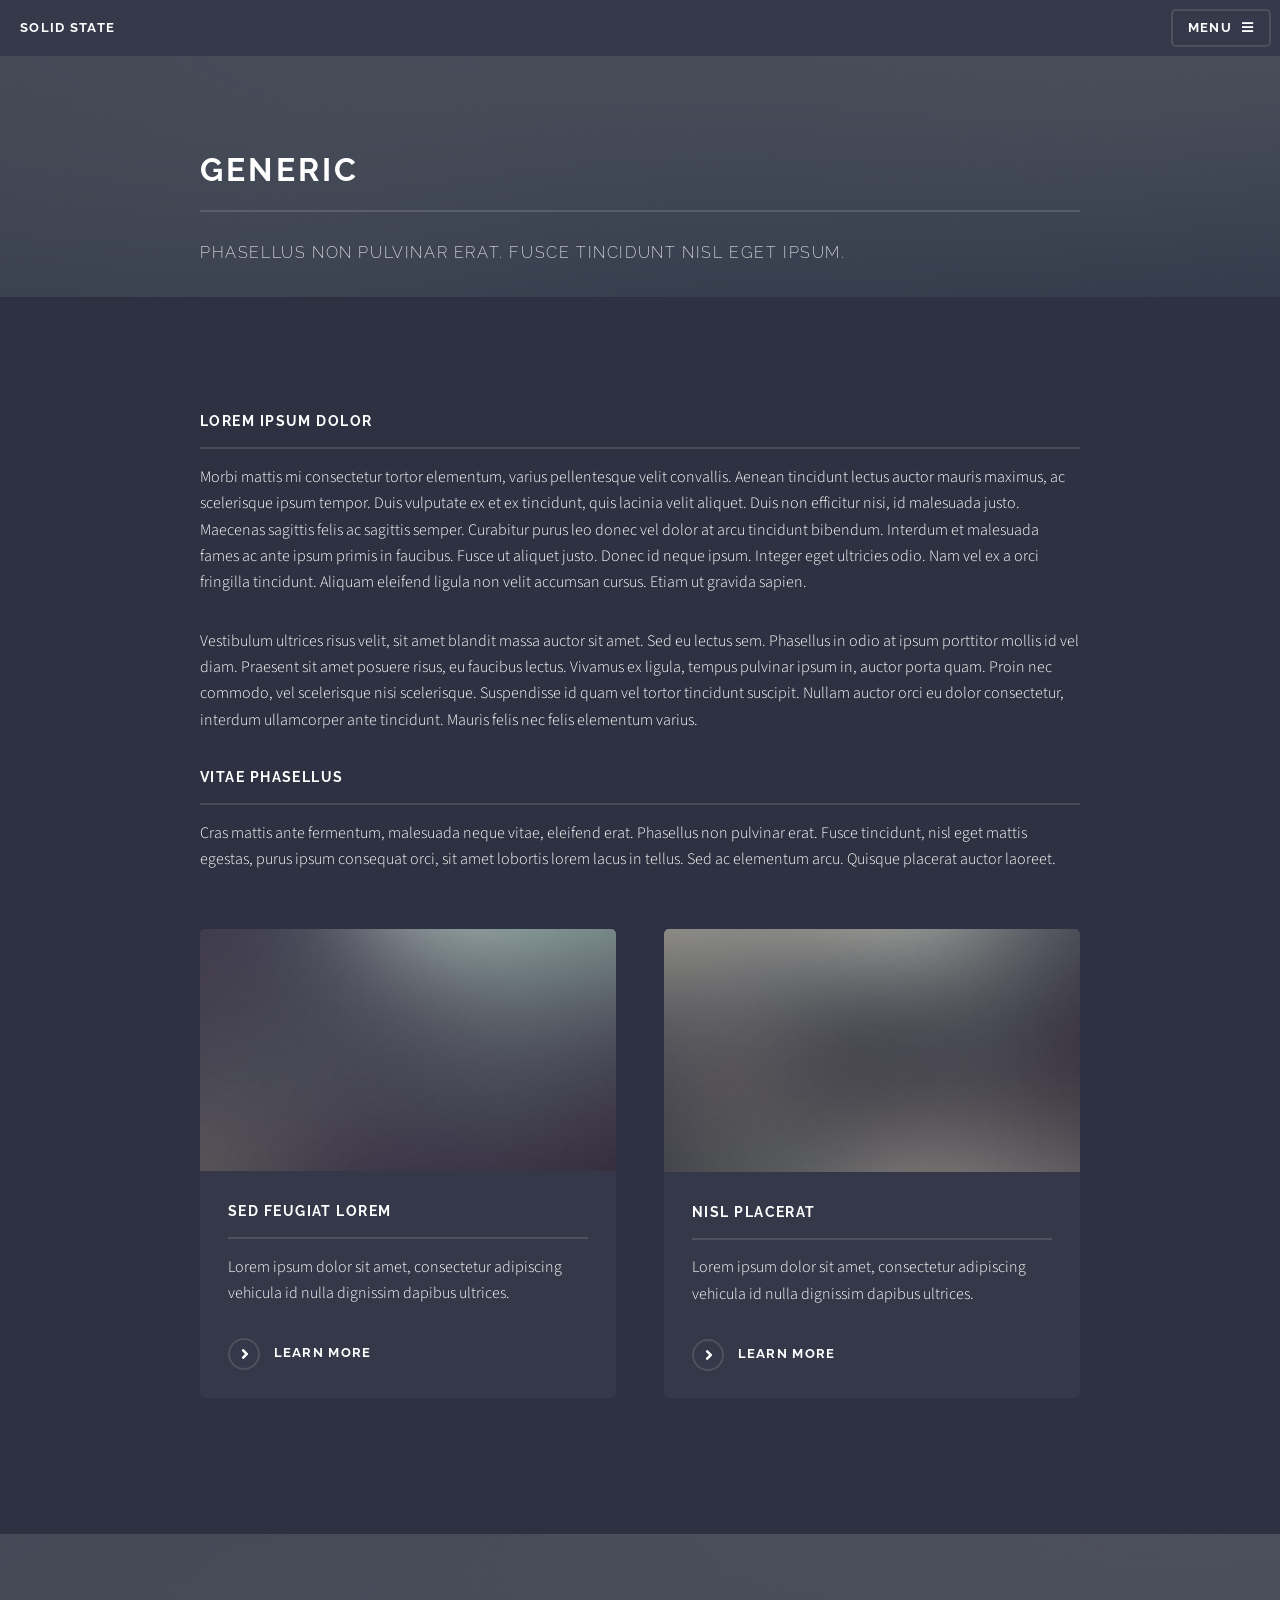
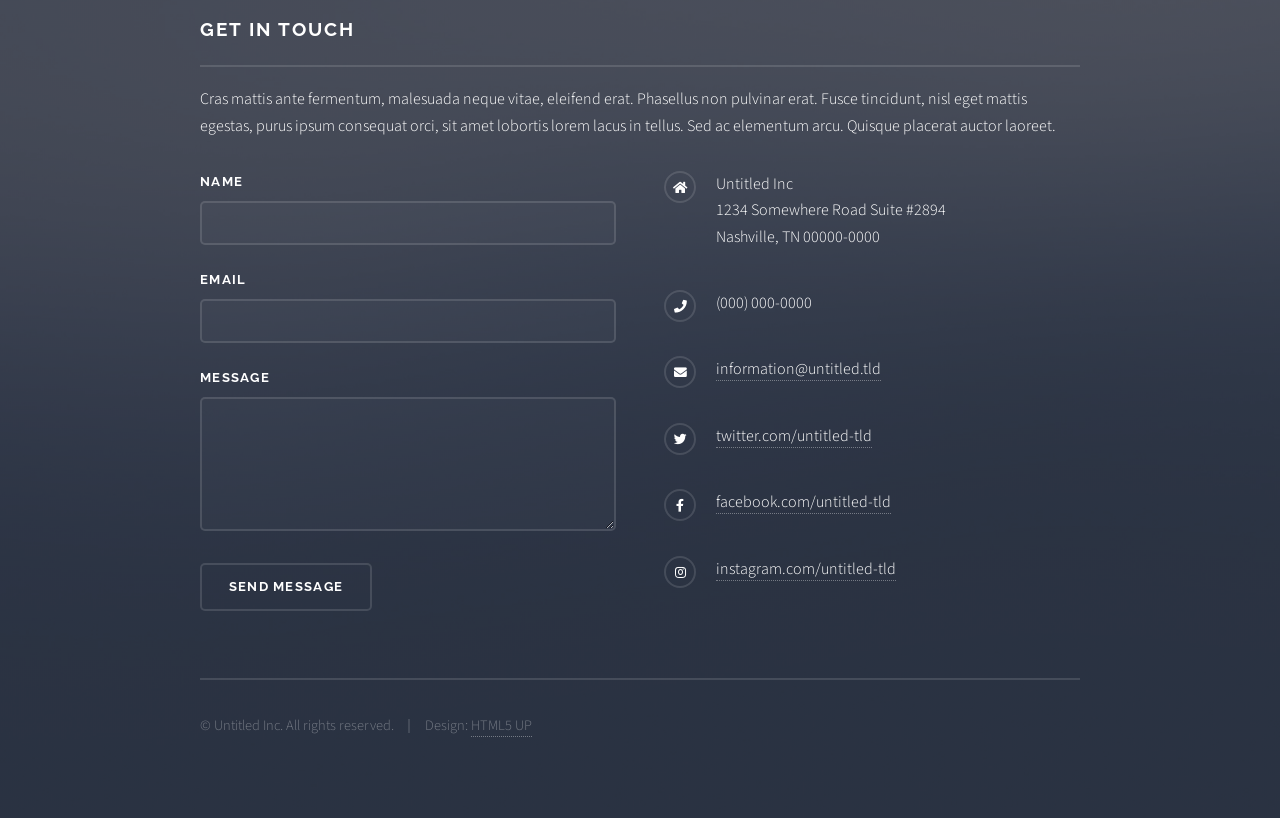
<file: generic.html>
<!DOCTYPE HTML>
<!--
	Solid State by HTML5 UP
	html5up.net | @ajlkn
	Free for personal and commercial use under the CCA 3.0 license (html5up.net/license)
-->
<html>
	<head>
		<title>Generic - Solid State by HTML5 UP</title>
		<meta charset="utf-8" />
		<meta name="viewport" content="width=device-width, initial-scale=1, user-scalable=no" />
		<link rel="stylesheet" href="assets/css/main.css" />
		<noscript><link rel="stylesheet" href="assets/css/noscript.css" /></noscript>
	</head>
	<body class="is-preload">

		<!-- Page Wrapper -->
			<div id="page-wrapper">

				<!-- Header -->
					<header id="header">
						<h1><a href="index.html">Solid State</a></h1>
						<nav>
							<a href="#menu">Menu</a>
						</nav>
					</header>

				<!-- Menu -->
					<nav id="menu">
						<div class="inner">
							<h2>Menu</h2>
							<ul class="links">
								<li><a href="index.html">Home</a></li>
								<li><a href="generic.html">Generic</a></li>
								<li><a href="elements.html">Elements</a></li>
								<li><a href="#">Log In</a></li>
								<li><a href="#">Sign Up</a></li>
							</ul>
							<a href="#" class="close">Close</a>
						</div>
					</nav>

				<!-- Wrapper -->
					<section id="wrapper">
						<header>
							<div class="inner">
								<h2>Generic</h2>
								<p>Phasellus non pulvinar erat. Fusce tincidunt nisl eget ipsum.</p>
							</div>
						</header>

						<!-- Content -->
							<div class="wrapper">
								<div class="inner">

									<h3 class="major">Lorem ipsum dolor</h3>
									<p>Morbi mattis mi consectetur tortor elementum, varius pellentesque velit convallis. Aenean tincidunt lectus auctor mauris maximus, ac scelerisque ipsum tempor. Duis vulputate ex et ex tincidunt, quis lacinia velit aliquet. Duis non efficitur nisi, id malesuada justo. Maecenas sagittis felis ac sagittis semper. Curabitur purus leo donec vel dolor at arcu tincidunt bibendum. Interdum et malesuada fames ac ante ipsum primis in faucibus. Fusce ut aliquet justo. Donec id neque ipsum. Integer eget ultricies odio. Nam vel ex a orci fringilla tincidunt. Aliquam eleifend ligula non velit accumsan cursus. Etiam ut gravida sapien.</p>

									<p>Vestibulum ultrices risus velit, sit amet blandit massa auctor sit amet. Sed eu lectus sem. Phasellus in odio at ipsum porttitor mollis id vel diam. Praesent sit amet posuere risus, eu faucibus lectus. Vivamus ex ligula, tempus pulvinar ipsum in, auctor porta quam. Proin nec commodo, vel scelerisque nisi scelerisque. Suspendisse id quam vel tortor tincidunt suscipit. Nullam auctor orci eu dolor consectetur, interdum ullamcorper ante tincidunt. Mauris felis nec felis elementum varius.</p>

									<h3 class="major">Vitae phasellus</h3>
									<p>Cras mattis ante fermentum, malesuada neque vitae, eleifend erat. Phasellus non pulvinar erat. Fusce tincidunt, nisl eget mattis egestas, purus ipsum consequat orci, sit amet lobortis lorem lacus in tellus. Sed ac elementum arcu. Quisque placerat auctor laoreet.</p>

									<section class="features">
										<article>
											<a href="#" class="image"><img src="images/pic04.jpg" alt="" /></a>
											<h3 class="major">Sed feugiat lorem</h3>
											<p>Lorem ipsum dolor sit amet, consectetur adipiscing vehicula id nulla dignissim dapibus ultrices.</p>
											<a href="#" class="special">Learn more</a>
										</article>
										<article>
											<a href="#" class="image"><img src="images/pic05.jpg" alt="" /></a>
											<h3 class="major">Nisl placerat</h3>
											<p>Lorem ipsum dolor sit amet, consectetur adipiscing vehicula id nulla dignissim dapibus ultrices.</p>
											<a href="#" class="special">Learn more</a>
										</article>
									</section>

								</div>
							</div>

					</section>

				<!-- Footer -->
					<section id="footer">
						<div class="inner">
							<h2 class="major">Get in touch</h2>
							<p>Cras mattis ante fermentum, malesuada neque vitae, eleifend erat. Phasellus non pulvinar erat. Fusce tincidunt, nisl eget mattis egestas, purus ipsum consequat orci, sit amet lobortis lorem lacus in tellus. Sed ac elementum arcu. Quisque placerat auctor laoreet.</p>
							<form method="post" action="#">
								<div class="fields">
									<div class="field">
										<label for="name">Name</label>
										<input type="text" name="name" id="name" />
									</div>
									<div class="field">
										<label for="email">Email</label>
										<input type="email" name="email" id="email" />
									</div>
									<div class="field">
										<label for="message">Message</label>
										<textarea name="message" id="message" rows="4"></textarea>
									</div>
								</div>
								<ul class="actions">
									<li><input type="submit" value="Send Message" /></li>
								</ul>
							</form>
							<ul class="contact">
								<li class="icon solid fa-home">
									Untitled Inc<br />
									1234 Somewhere Road Suite #2894<br />
									Nashville, TN 00000-0000
								</li>
								<li class="icon solid fa-phone">(000) 000-0000</li>
								<li class="icon solid fa-envelope"><a href="#">information@untitled.tld</a></li>
								<li class="icon brands fa-twitter"><a href="#">twitter.com/untitled-tld</a></li>
								<li class="icon brands fa-facebook-f"><a href="#">facebook.com/untitled-tld</a></li>
								<li class="icon brands fa-instagram"><a href="#">instagram.com/untitled-tld</a></li>
							</ul>
							<ul class="copyright">
								<li>&copy; Untitled Inc. All rights reserved.</li><li>Design: <a href="http://html5up.net">HTML5 UP</a></li>
							</ul>
						</div>
					</section>

			</div>

		<!-- Scripts -->
			<script src="assets/js/jquery.min.js"></script>
			<script src="assets/js/jquery.scrollex.min.js"></script>
			<script src="assets/js/browser.min.js"></script>
			<script src="assets/js/breakpoints.min.js"></script>
			<script src="assets/js/util.js"></script>
			<script src="assets/js/main.js"></script>

	</body>
</html>
</file>
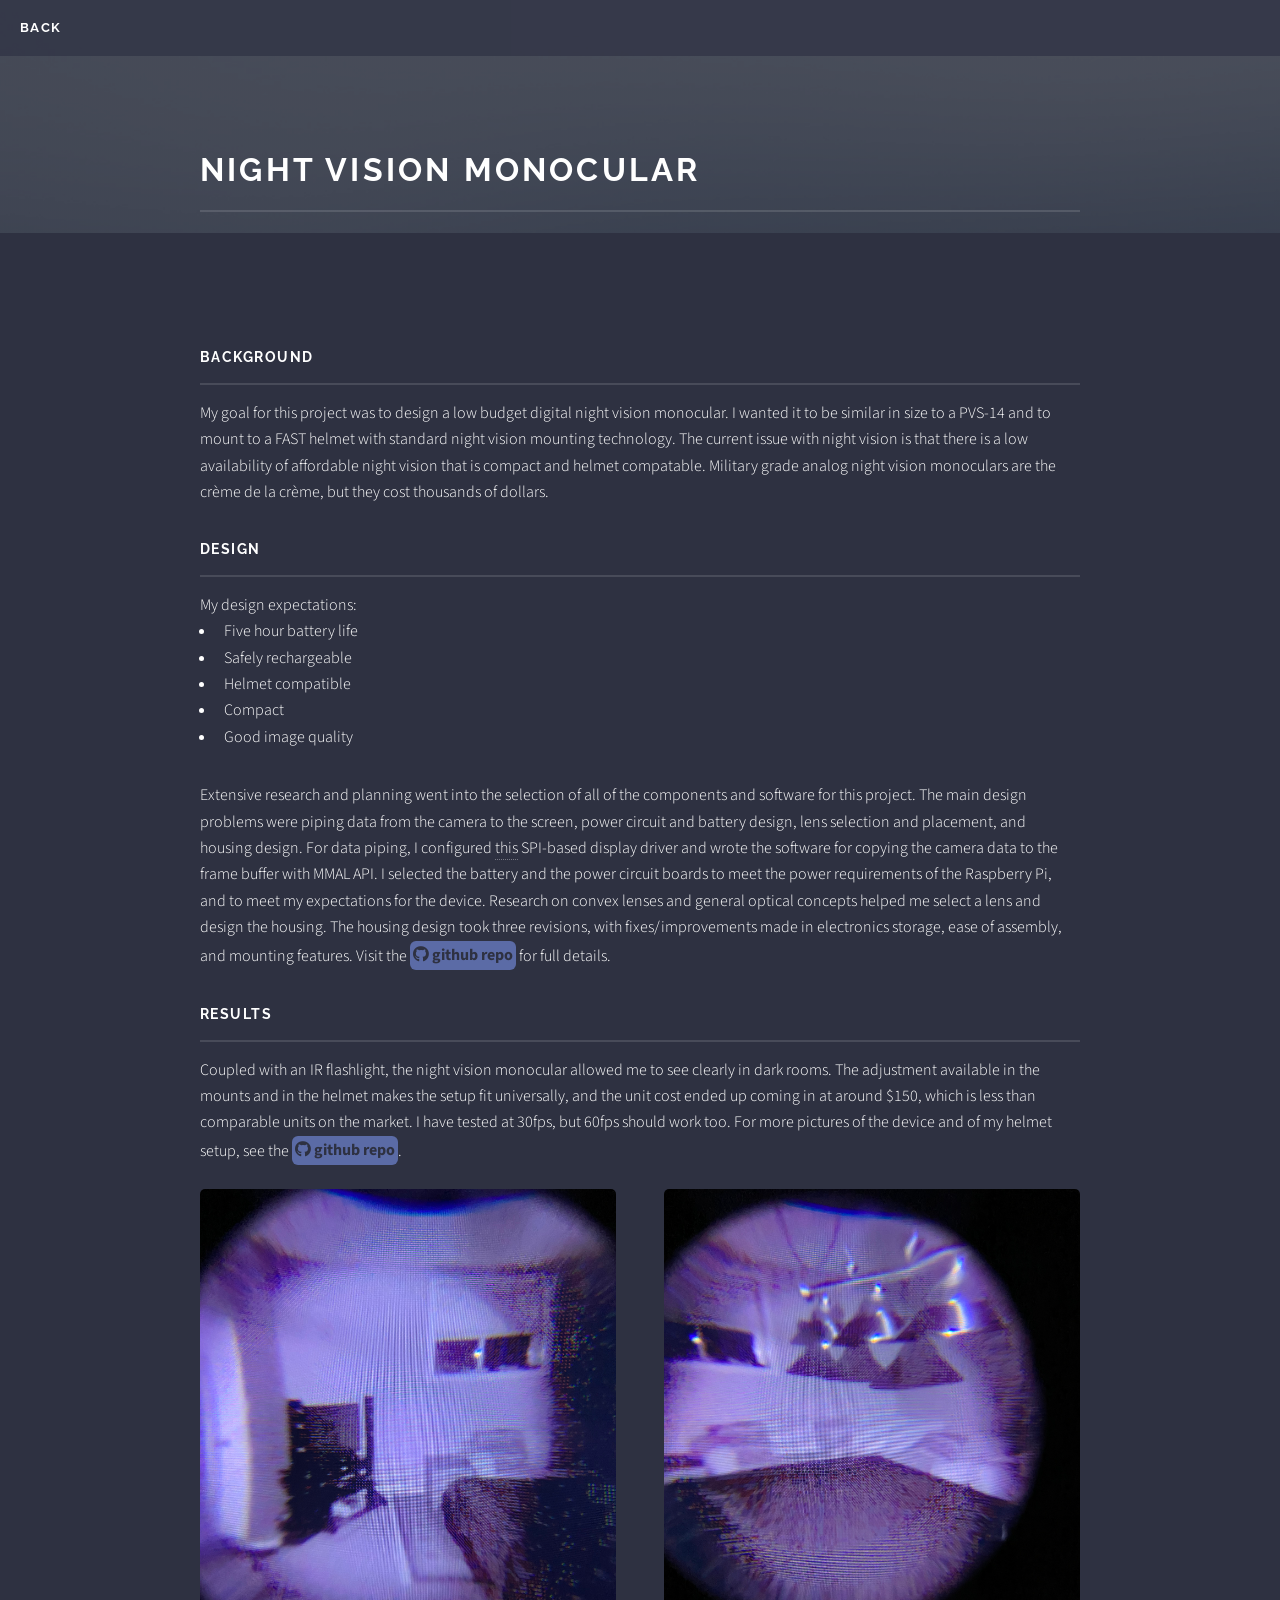
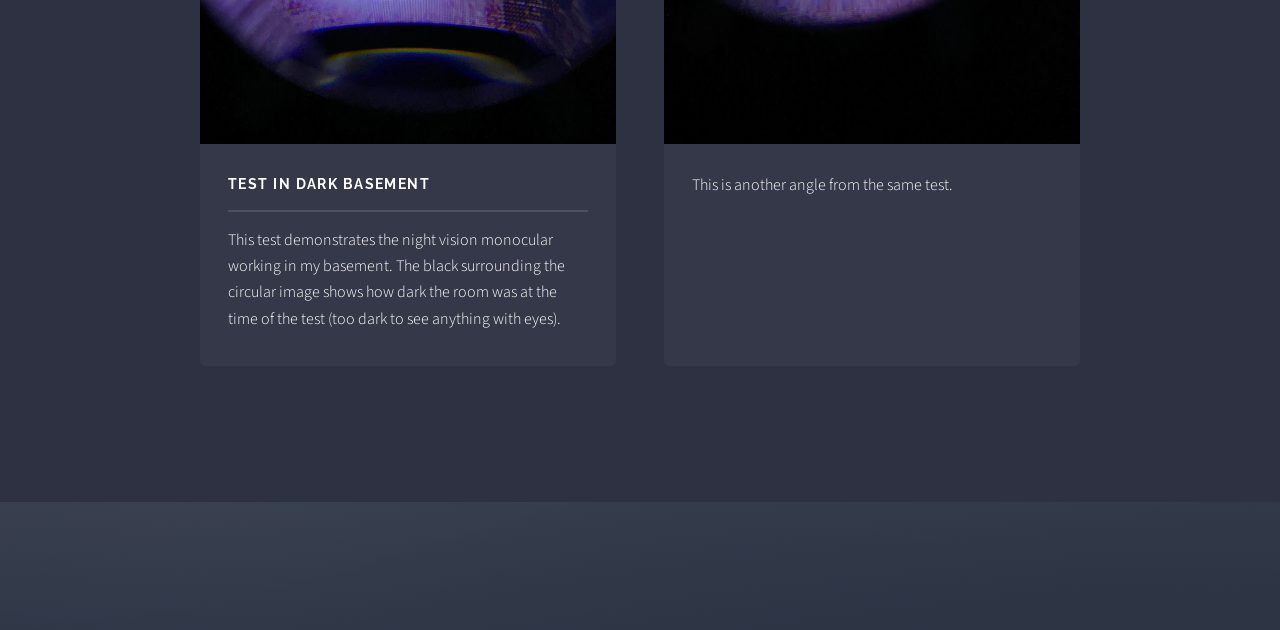
<file: night_vision.html>
<!DOCTYPE HTML>
<!--
	Solid State by HTML5 UP
	html5up.net | @ajlkn
	Free for personal and commercial use under the CCA 3.0 license (html5up.net/license)
-->
<html>
	<head>
		<title>Ethan Gray</title>
		<meta charset="utf-8" />
		<meta name="viewport" content="width=device-width, initial-scale=1, user-scalable=no" />
		<link rel="stylesheet" href="assets/css/main.css" />
		<noscript><link rel="stylesheet" href="assets/css/noscript.css" /></noscript>
	</head>
	<body class="is-preload">

		<!-- Page Wrapper -->
			<div id="page-wrapper">

				<!-- Header -->
					<header id="header">
						<h1><a href="index.html">back</a></h1>
					</header>

				<!-- Wrapper -->
					<section id="wrapper">
						<header>
							<div class="inner">
								<h2>Night Vision Monocular</h2>
							</div>
						</header>

						<!-- Content -->
							<div class="wrapper">
								<div class="inner">
                                
									<h3 class="major">Background</h3>
									<p>My goal for this project was to design a low budget digital night vision monocular. I wanted it to be similar in size to a PVS-14 and to mount to a FAST helmet with standard night vision mounting technology. The current issue with night vision is that there is a low availability of affordable night vision that is compact and helmet compatable. Military grade analog night vision monoculars are the crème de la crème, but they cost thousands of dollars.</p>

									<h3 class="major">Design</h3>
                                    <p style="margin-bottom:0;">My design expectations:</p>
                                    <ul>
                                        <li>Five hour battery life</li>
                                        <li>Safely rechargeable</li>
                                        <li>Helmet compatible</li>
                                        <li>Compact</li>
                                        <li>Good image quality</li>
                                    </ul>
                                    <p>Extensive research and planning went into the selection of all of the components and software for this project. The main design problems were piping data from the camera to the screen, power circuit and battery design, lens selection and placement, and housing design. For data piping, I configured <a href="https://github.com/juj/fbcp-ili9341">this</a> SPI-based display driver and wrote the software for copying the camera data to the frame buffer with MMAL API. I selected the battery and the power circuit boards to meet the power requirements of the Raspberry Pi, and to meet my expectations for the device. Research on convex lenses and general optical concepts helped me select a lens and design the housing. The housing design took three revisions, with fixes/improvements made in electronics storage, ease of assembly, and mounting features. Visit the <a href="https://github.com/Egray180/night-vision-monocular" class="repo-button" target="_blank"><i class="fab fa-github"></i> github repo</a> for full details.</p>

                                    <h3 class="major">Results</h3>
									<p style="margin-bottom:0;">Coupled with an IR flashlight, the night vision monocular allowed me to see clearly in dark rooms. The adjustment available in the mounts and in the helmet makes the setup fit universally, and the unit cost ended up coming in at around $150, which is less than comparable units on the market. I have tested at 30fps, but 60fps should work too. For more pictures of the device and of my helmet setup, see the <a href="https://github.com/Egray180/night-vision-monocular" class="repo-button" target="_blank"><i class="fab fa-github"></i> github repo</a>.</p>

									<section class="features">
										<article>
											<a href="#" class="image"><img src="images/night_vision/dark_test1.jpeg" alt="" /></a>
											<h3 class="major">Test in dark basement</h3>
                                            <p>This test demonstrates the night vision monocular working in my basement. The black surrounding the circular image shows how dark the room was at the time of the test (too dark to see anything with eyes).</p>
										</article>
										<article>
											<a href="#" class="image"><img src="images/night_vision/dark_test2.jpeg" alt="" /></a>
											<p>This is another angle from the same test.</p>
										</article>
									</section>

								</div>
							</div>

					</section>

				<!-- Footer -->
					<section id="footer">
						<div class="inner">

						</div>
					</section>

			</div>

		<!-- Scripts -->
			<script src="assets/js/jquery.min.js"></script>
			<script src="assets/js/jquery.scrollex.min.js"></script>
			<script src="assets/js/browser.min.js"></script>
			<script src="assets/js/breakpoints.min.js"></script>
			<script src="assets/js/util.js"></script>
			<script src="assets/js/main.js"></script>

	</body>
</html>
</file>
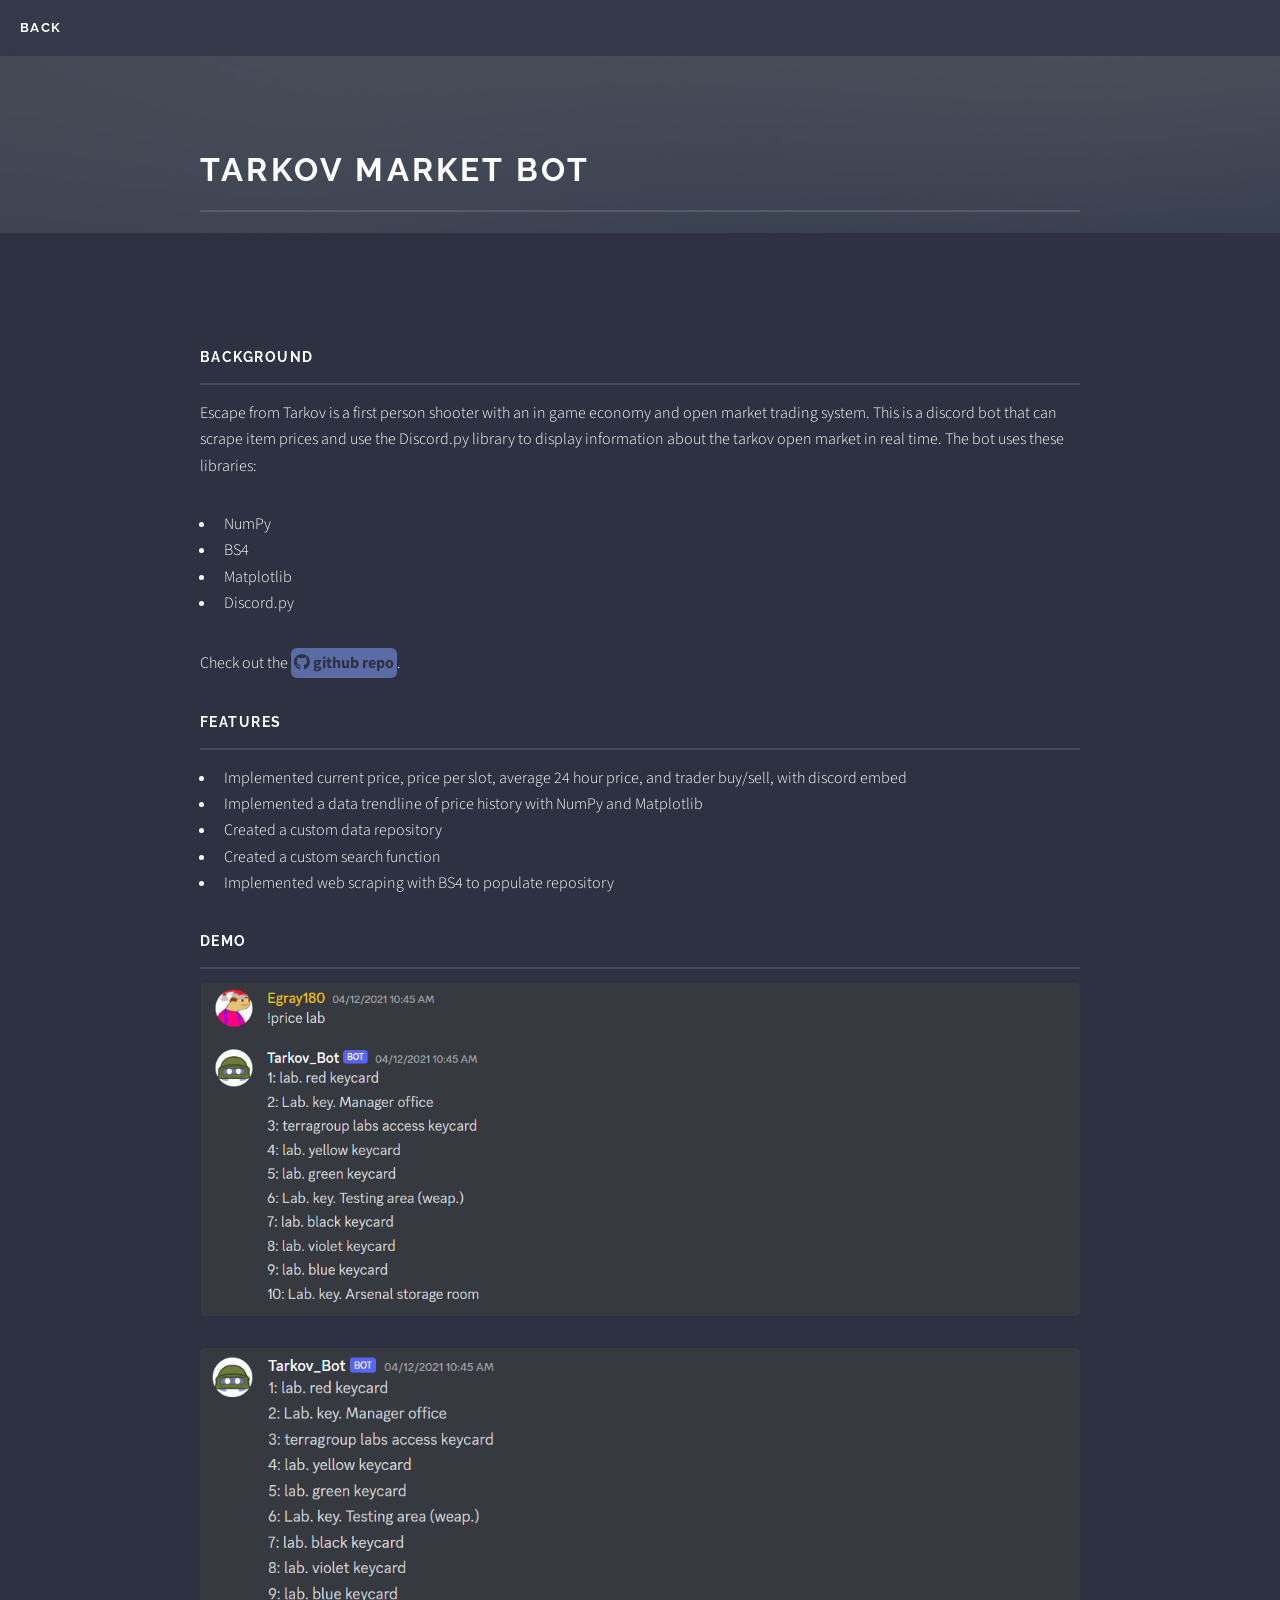
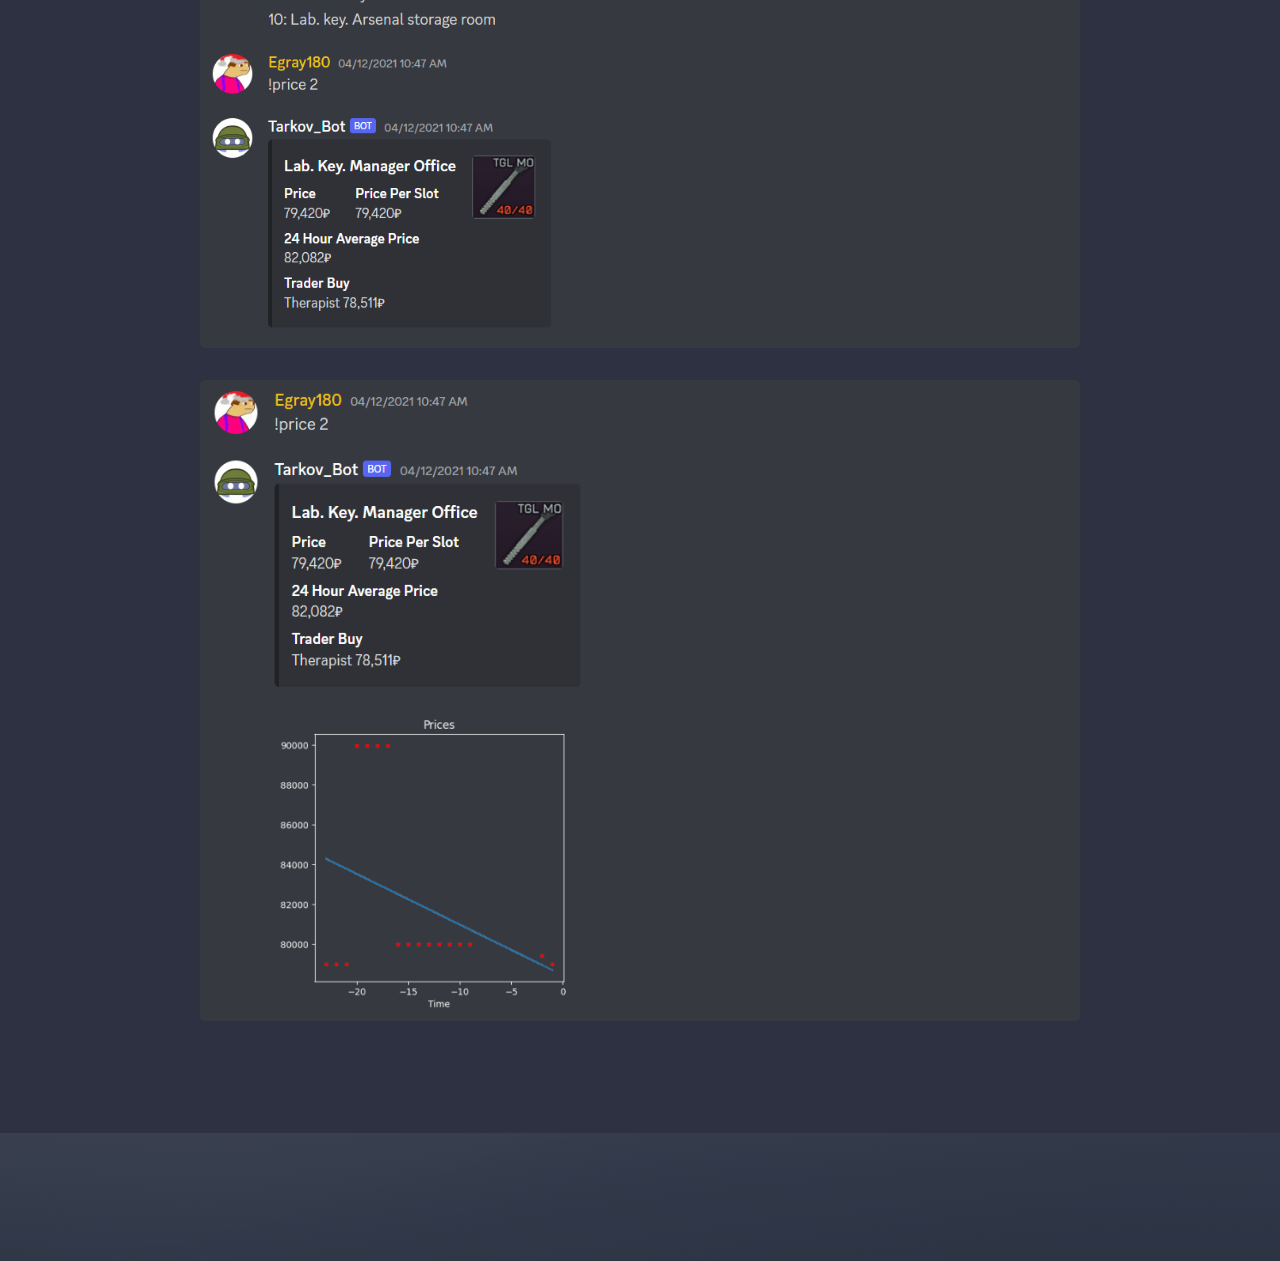
<file: tarkov_bot.html>
<!DOCTYPE HTML>
<!--
	Solid State by HTML5 UP
	html5up.net | @ajlkn
	Free for personal and commercial use under the CCA 3.0 license (html5up.net/license)
-->
<html>
	<head>
		<title>Ethan Gray</title>
		<meta charset="utf-8" />
		<meta name="viewport" content="width=device-width, initial-scale=1, user-scalable=no" />
		<link rel="stylesheet" href="assets/css/main.css" />
		<noscript><link rel="stylesheet" href="assets/css/noscript.css" /></noscript>
	</head>
	<body class="is-preload">

		<!-- Page Wrapper -->
			<div id="page-wrapper">

				<!-- Header -->
					<header id="header">
						<h1><a href="index.html">back</a></h1>
					</header>

				<!-- Wrapper -->
					<section id="wrapper">
						<header>
							<div class="inner">
								<h2>Tarkov Market Bot</h2>
							</div>
						</header>

						<!-- Content -->
							<div class="wrapper">
								<div class="inner">
                                
                                    <h3 class="major">Background</h3>
									<p>Escape from Tarkov is a first person shooter with an in game economy and open market trading system. This is a discord bot that can scrape item prices and use the Discord.py library to display information about the tarkov open market in real time. The bot uses these libraries:</p>
                                    <ul>
                                        <li>NumPy</li>
                                        <li>BS4</li>
                                        <li>Matplotlib</li>
                                        <li>Discord.py</li>
                                    </ul>
                                    <p>Check out the <a href="http://github.com/Egray180/tarkov-market-bot" class="repo-button" target="_blank"><i class="fab fa-github"></i> github repo</a>.</p>

                                    <h3 class="major">Features</h3>
                                    <ul>
                                        <li>Implemented current price, price per slot, average 24 hour price, and trader buy/sell, with discord embed</li>
                                        <li>Implemented a data trendline of price history with NumPy and Matplotlib</li>
                                        <li>Created a custom data repository</li>
                                        <li>Created a custom search function</li>
                                        <li>Implemented web scraping with BS4 to populate repository</li>
                                    </ul>

                                    <h3 class="major">Demo</h3>
                                    <div class="col-12"><span class="image fit"><img src="images\tarkov_bot\sample1.png" alt="" /></span></div>
                                    <div class="col-12"><span class="image fit"><img src="images\tarkov_bot\sample2.png" alt="" /></span></div>
                                    <div class="col-12"><span class="image fit"><img src="images\tarkov_bot\sample3.png" alt="" /></span></div>

								</div>
							</div>

					</section>

				<!-- Footer -->
					<section id="footer">
						<div class="inner">

						</div>
					</section>

			</div>

		<!-- Scripts -->
			<script src="assets/js/jquery.min.js"></script>
			<script src="assets/js/jquery.scrollex.min.js"></script>
			<script src="assets/js/browser.min.js"></script>
			<script src="assets/js/breakpoints.min.js"></script>
			<script src="assets/js/util.js"></script>
			<script src="assets/js/main.js"></script>

	</body>
</html>
</file>
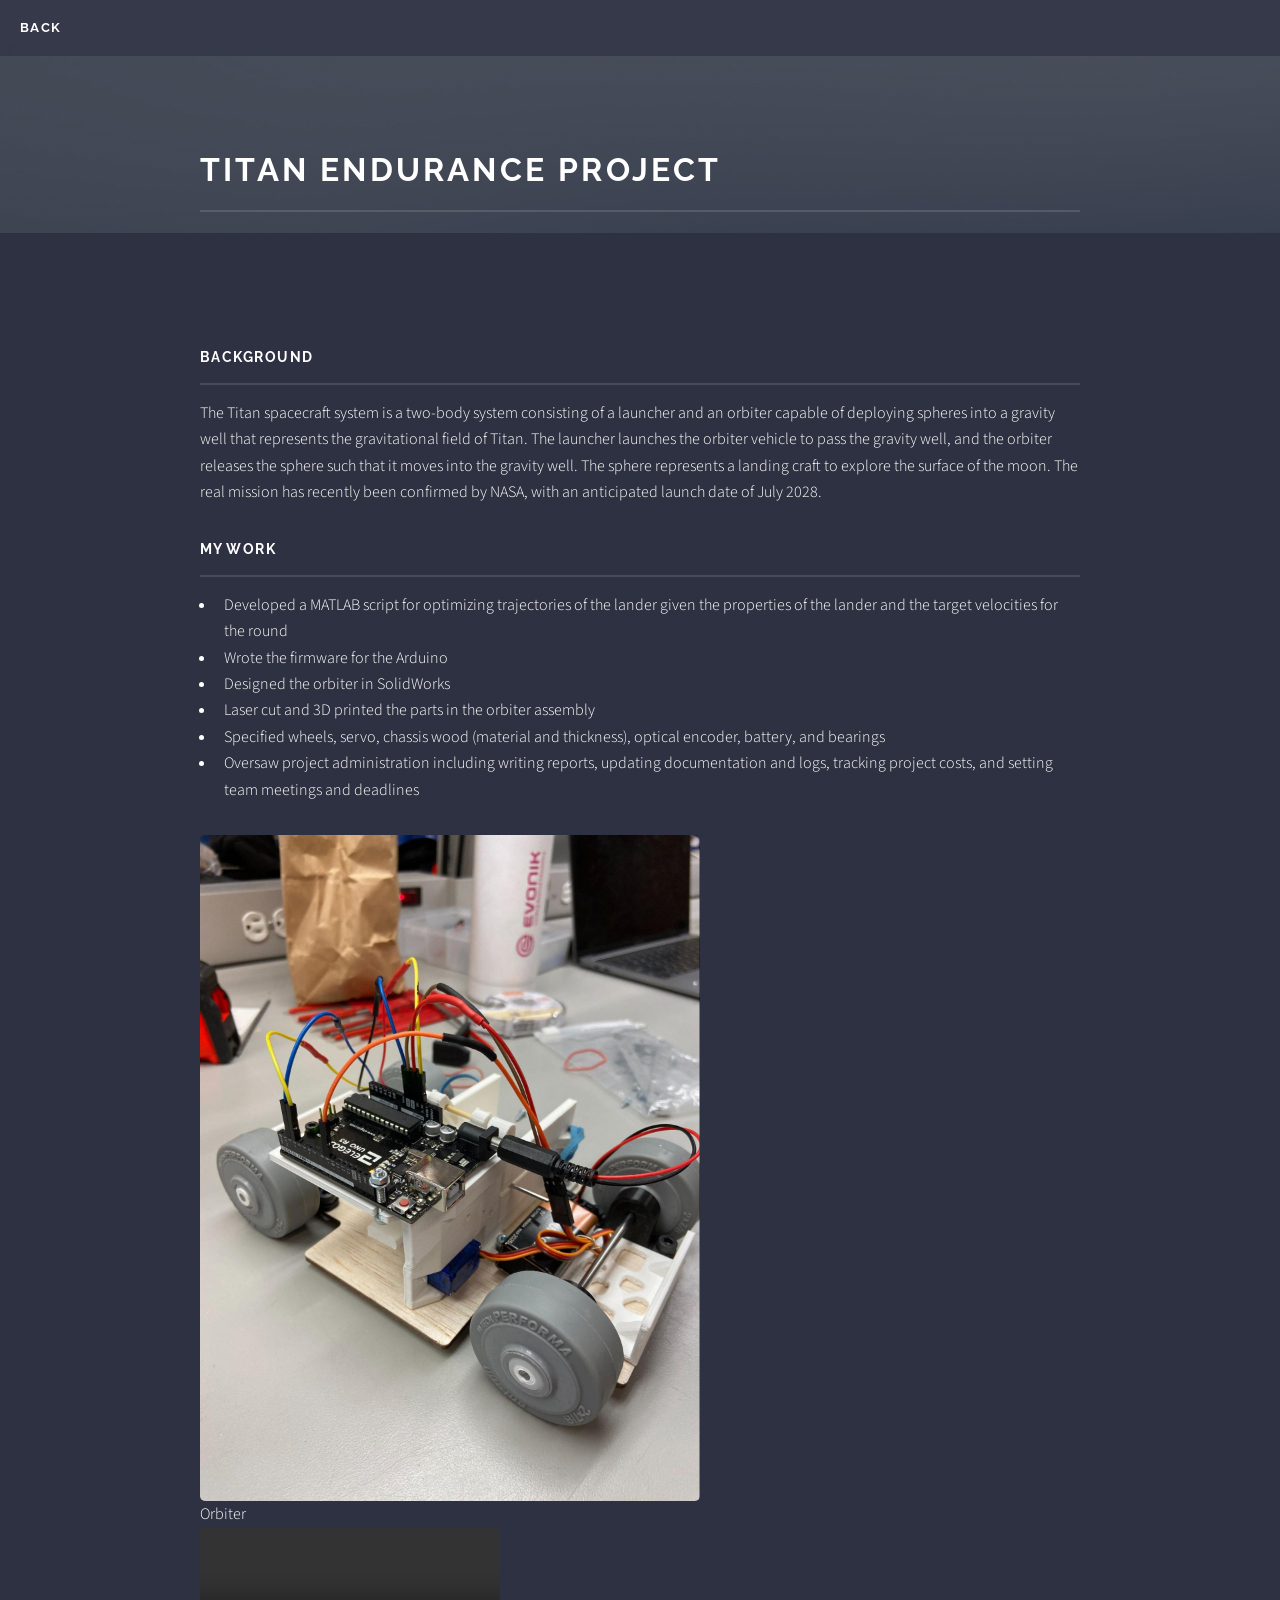
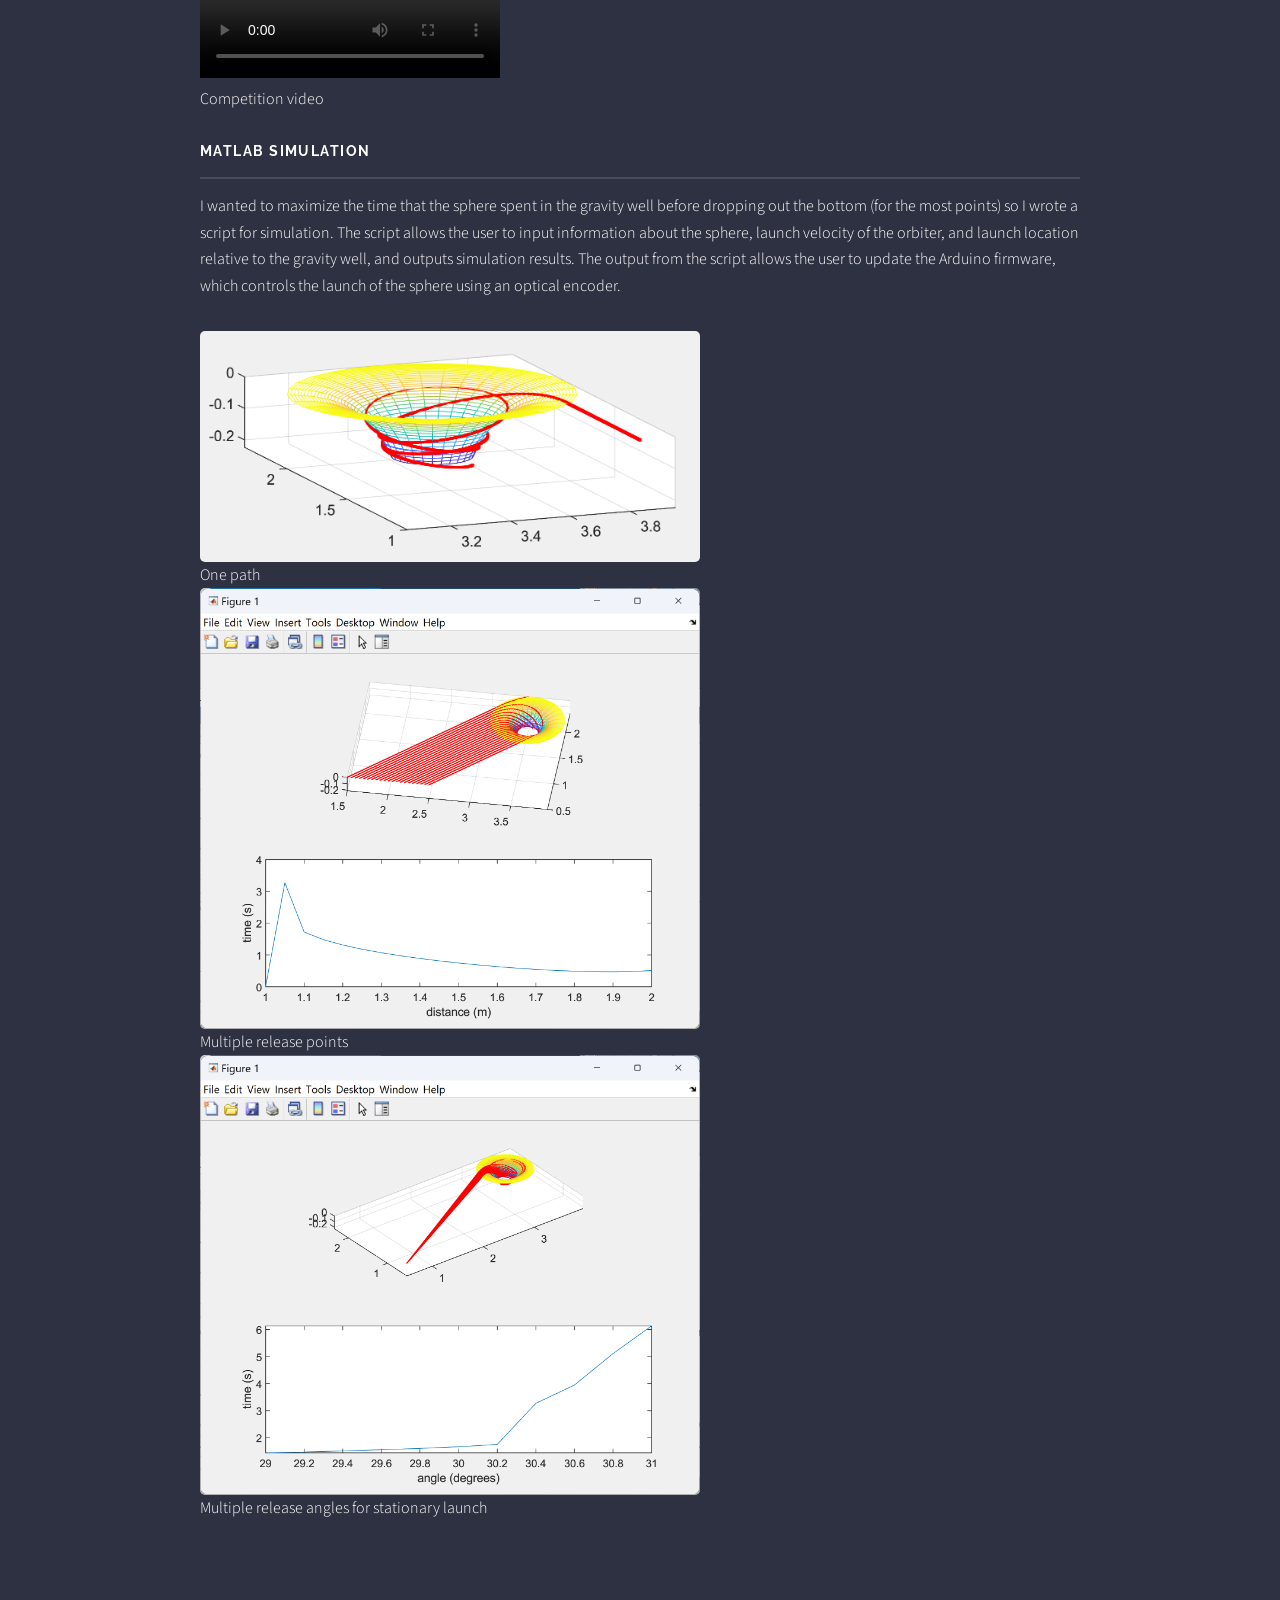
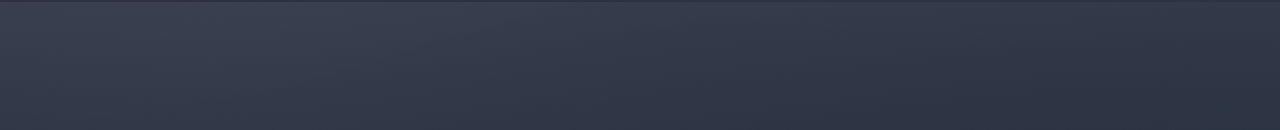
<file: titan_endurance.html>
<!DOCTYPE HTML>
<!--
	Solid State by HTML5 UP
	html5up.net | @ajlkn
	Free for personal and commercial use under the CCA 3.0 license (html5up.net/license)
-->
<html>
	<head>
		<title>Ethan Gray</title>
		<meta charset="utf-8" />
		<meta name="viewport" content="width=device-width, initial-scale=1, user-scalable=no" />
		<link rel="stylesheet" href="assets/css/main.css" />
		<noscript><link rel="stylesheet" href="assets/css/noscript.css" /></noscript>
	</head>
	<body class="is-preload">

		<!-- Page Wrapper -->
			<div id="page-wrapper">

				<!-- Header -->
					<header id="header">
						<h1><a href="index.html">back</a></h1>
					</header>

				<!-- Wrapper -->
					<section id="wrapper">
						<header>
							<div class="inner">
								<h2>Titan Endurance Project</h2>
							</div>
						</header>

						<!-- Content -->
							<div class="wrapper">
								<div class="inner">
                                
                                    <h3 class="major">Background</h3>
									<p>The Titan spacecraft system is a two-body system consisting of a launcher and an orbiter capable of deploying spheres into a gravity well that represents the gravitational field of Titan. The launcher launches the orbiter vehicle to pass the gravity well, and the orbiter releases the sphere such that it moves into the gravity well. The sphere represents a landing craft to explore the surface of the moon. The real mission has recently been confirmed by NASA, with an anticipated launch date of July 2028.</p>
                                    
                                    <h3 class="major">My Work</h3>
                                    <ul>
                                        <li>Developed a MATLAB script for optimizing trajectories of the lander given the properties of the lander and the target velocities for the round</li>
                                        <li>Wrote the firmware for the Arduino</li>
                                        <li>Designed the orbiter in SolidWorks</li>
                                        <li>Laser cut and 3D printed the parts in the orbiter assembly</li>
                                        <li>Specified wheels, servo, chassis wood (material and thickness), optical encoder, battery, and bearings</li>
                                        <li>Oversaw project administration including writing reports, updating documentation and logs, tracking project costs, and setting team meetings and deadlines</li>
                                    </ul>
                                    


                                    <a class="image">
                                        <img src="images\titan_endurance\orbiter1.jpg" alt="" width="500" height="auto"/>
                                        <figcaption>Orbiter</figcaption>
                                    </a>
                                    <br>
                                    <video controls>
                                        <source src="images\titan_endurance\comp_run.mp4" type="video/mp4">
                                    </video>
                                    <figcaption>Competition video</figcaption>
                                    <br>

                                    <h3 class="major">MATLAB Simulation</h3>
                                    <p>I wanted to maximize the time that the sphere spent in the gravity well before dropping out the bottom (for the most points) so I wrote a script for simulation. The script allows the user to input information about the sphere, launch velocity of the orbiter, and launch location relative to the gravity well, and outputs simulation results. The output from the script allows the user to update the Arduino firmware, which controls the launch of the sphere using an optical encoder.</p>
                                    <a class="image">
                                        <img src="images\titan_endurance\sim2.png" alt="" width="500" height="auto"/>
                                        <figcaption>One path</figcaption>
                                        <img src="images\titan_endurance\sim1.png" alt="" width="500" height="auto"/>
                                        <figcaption>Multiple release points</figcaption>
                                        <img src="images\titan_endurance\sim3.png" alt="" width="500" height="auto"/>
                                        <figcaption>Multiple release angles for stationary launch</figcaption>
                                    </a>

								</div>
							</div>

					</section>

				<!-- Footer -->
					<section id="footer">
						<div class="inner">

						</div>
					</section>

			</div>

		<!-- Scripts -->
			<script src="assets/js/jquery.min.js"></script>
			<script src="assets/js/jquery.scrollex.min.js"></script>
			<script src="assets/js/browser.min.js"></script>
			<script src="assets/js/breakpoints.min.js"></script>
			<script src="assets/js/util.js"></script>
			<script src="assets/js/main.js"></script>

	</body>
</html>
</file>
<file: assets/css/noscript.css>
/*
	Solid State by HTML5 UP
	html5up.net | @ajlkn
	Free for personal and commercial use under the CCA 3.0 license (html5up.net/license)
*/

/* Banner */

	body.is-preload #banner .logo {
		-moz-transform: none;
		-webkit-transform: none;
		-ms-transform: none;
		transform: none;
		opacity: 1;
	}

	body.is-preload #banner h2 {
		opacity: 1;
		-moz-transform: none;
		-webkit-transform: none;
		-ms-transform: none;
		transform: none;
		-moz-filter: none;
		-webkit-filter: none;
		-ms-filter: none;
		filter: none;
	}

	body.is-preload #banner p {
		opacity: 01;
		-moz-transform: none;
		-webkit-transform: none;
		-ms-transform: none;
		transform: none;
		-moz-filter: none;
		-webkit-filter: none;
		-ms-filter: none;
		filter: none;
	}
</file>
<file: assets/css/main.css>
@import url(fontawesome-all.min.css);
@import url("https://fonts.googleapis.com/css?family=Raleway:200,700|Source+Sans+Pro:300,600,300italic,600italic");

/*
	Solid State by HTML5 UP
	html5up.net | @ajlkn
	Free for personal and commercial use under the CCA 3.0 license (html5up.net/license)
*/

html, body, div, span, applet, object,
iframe, h1, h2, h3, h4, h5, h6, p, blockquote,
pre, a, abbr, acronym, address, big, cite,
code, del, dfn, em, img, ins, kbd, q, s, samp,
small, strike, strong, sub, sup, tt, var, b,
u, i, center, dl, dt, dd, ol, ul, li, fieldset,
form, label, legend, table, caption, tbody,
tfoot, thead, tr, th, td, article, aside,
canvas, details, embed, figure, figcaption,
footer, header, hgroup, menu, nav, output, ruby,
section, summary, time, mark, audio, video {
	margin: 0;
	padding: 0;
	border: 0;
	font-size: 100%;
	font: inherit;
	vertical-align: baseline;}

article, aside, details, figcaption, figure,
footer, header, hgroup, menu, nav, section {
	display: block;}

body {
	line-height: 1;
}

ol, ul {
	list-style: none;
}

blockquote, q {
	quotes: none;
}

	blockquote:before, blockquote:after, q:before, q:after {
		content: '';
		content: none;
	}

table {
	border-collapse: collapse;
	border-spacing: 0;
}

body {
	-webkit-text-size-adjust: none;
}

mark {
	background-color: transparent;
	color: inherit;
}

input::-moz-focus-inner {
	border: 0;
	padding: 0;
}

input, select, textarea {
	-moz-appearance: none;
	-webkit-appearance: none;
	-ms-appearance: none;
	appearance: none;
}

/* Basic */

	@-ms-viewport {
		width: device-width;
	}

	body {
		-ms-overflow-style: scrollbar;
	}

	@media screen and (max-width: 480px) {

		html, body {
			min-width: 320px;
		}

	}

	html {
		box-sizing: border-box;
	}

	*, *:before, *:after {
		box-sizing: inherit;
	}

	body {
		background-color: #2e3141;
		background-image: linear-gradient(to top, rgba(46, 49, 65, 0.8), rgba(46, 49, 65, 0.8)), url("../../images/bg.jpg");
		background-size: auto,
 cover;
		background-attachment: fixed,
 fixed;
		background-position: center,
 center;
	}

		body.is-preload *, body.is-preload *:before, body.is-preload *:after {
			-moz-animation: none !important;
			-webkit-animation: none !important;
			-ms-animation: none !important;
			animation: none !important;
			-moz-transition: none !important;
			-webkit-transition: none !important;
			-ms-transition: none !important;
			transition: none !important;
		}

/* Type */

	body, input, select, textarea {
		color: #ffffff;
		font-family: "Source Sans Pro", Helvetica, sans-serif;
		font-size: 16.5pt;
		font-weight: 300;
		line-height: 1.65;
	}

		@media screen and (max-width: 1680px) {

			body, input, select, textarea {
				font-size: 13pt;
			}

		}

		@media screen and (max-width: 1280px) {

			body, input, select, textarea {
				font-size: 12pt;
			}

		}

		@media screen and (max-width: 980px) {

			body, input, select, textarea {
				font-size: 12pt;
			}

		}

		@media screen and (max-width: 736px) {

			body, input, select, textarea {
				font-size: 12pt;
			}

		}

		@media screen and (max-width: 480px) {

			body, input, select, textarea {
				font-size: 12pt;
			}

		}

	a {
		-moz-transition: color 0.2s ease-in-out, border-bottom-color 0.2s ease-in-out;
		-webkit-transition: color 0.2s ease-in-out, border-bottom-color 0.2s ease-in-out;
		-ms-transition: color 0.2s ease-in-out, border-bottom-color 0.2s ease-in-out;
		transition: color 0.2s ease-in-out, border-bottom-color 0.2s ease-in-out;
		border-bottom: dotted 1px rgba(255, 255, 255, 0.35);
		color: #ffffff;
		text-decoration: none;
	}

		a:hover {
			border-bottom-color: transparent;
			color: #ffffff !important;
		}

		a.special:not(.button) {
			text-decoration: none;
			border-bottom: 0;
			display: block;
			font-family: Raleway, Helvetica, sans-serif;
			font-size: 0.8em;
			font-weight: 700;
			letter-spacing: 0.1em;
			margin: 0 0 2em 0;
			text-transform: uppercase;
		}

			a.special:not(.button):before {
				-moz-osx-font-smoothing: grayscale;
				-webkit-font-smoothing: antialiased;
				display: inline-block;
				font-style: normal;
				font-variant: normal;
				text-rendering: auto;
				line-height: 1;
				text-transform: none !important;
				font-family: 'Font Awesome 5 Free';
				font-weight: 900;
			}

			a.special:not(.button):before {
				-moz-transition: background-color 0.2s ease-in-out;
				-webkit-transition: background-color 0.2s ease-in-out;
				-ms-transition: background-color 0.2s ease-in-out;
				transition: background-color 0.2s ease-in-out;
				border-radius: 100%;
				border: solid 2px rgba(255, 255, 255, 0.125);
				content: '\f105';
				display: inline-block;
				font-size: 1.25em;
				height: 2em;
				line-height: 1.75em;
				margin-right: 0.85em;
				text-align: center;
				text-indent: 0.15em;
				vertical-align: middle;
				width: 2em;
			}

			a.special:not(.button):hover:before {
				background-color: rgba(255, 255, 255, 0.025);
			}

			a.special:not(.button):active:before {
				background-color: rgba(255, 255, 255, 0.075);
			}

	strong, b {
		color: #ffffff;
		font-weight: 600;
	}

	em, i {
		font-style: italic;
	}

	p {
		margin: 0 0 2em 0;
	}

	h1, h2, h3, h4, h5, h6 {
		color: #ffffff;
		font-family: Raleway, Helvetica, sans-serif;
		font-weight: 700;
		letter-spacing: 0.1em;
		margin: 0 0 1em 0;
		text-transform: uppercase;
	}

		h1 a, h2 a, h3 a, h4 a, h5 a, h6 a {
			color: inherit;
			text-decoration: none;
			border-bottom: 0;
		}

		h1 span, h2 span, h3 span, h4 span, h5 span, h6 span {
			font-weight: 200;
		}

		h1.major, h2.major, h3.major, h4.major, h5.major, h6.major {
			padding-bottom: 1em;
			border-bottom: solid 2px rgba(255, 255, 255, 0.125);
		}

	h2 {
		font-size: 1.2em;
	}

	h3 {
		font-size: 0.9em;
	}

	h4 {
		font-size: 0.7em;
	}

	h5 {
		font-size: 0.7em;
	}

	h6 {
		font-size: 0.7em;
	}

	@media screen and (max-width: 736px) {

		h2 {
			font-size: 1em;
		}

		h3 {
			font-size: 0.8em;
		}

	}

	sub {
		font-size: 0.8em;
		position: relative;
		top: 0.5em;
	}

	sup {
		font-size: 0.8em;
		position: relative;
		top: -0.5em;
	}

	blockquote {
		border-left: solid 4px rgba(255, 255, 255, 0.125);
		font-style: italic;
		margin: 0 0 2em 0;
		padding: 0.5em 0 0.5em 2em;
	}

	code {
		background: rgba(255, 255, 255, 0.025);
		border-radius: 5px;
		border: solid 2px rgba(255, 255, 255, 0.125);
		font-family: "Courier New", monospace;
		font-size: 0.9em;
		margin: 0 0.25em;
		padding: 0.25em 0.65em;
	}

	pre {
		-webkit-overflow-scrolling: touch;
		font-family: "Courier New", monospace;
		font-size: 0.9em;
		margin: 0 0 2em 0;
	}

		pre code {
			display: block;
			line-height: 1.75em;
			padding: 1em 1.5em;
			overflow-x: auto;
		}

	hr {
		border: 0;
		border-bottom: solid 2px rgba(255, 255, 255, 0.125);
		margin: 2.5em 0;
	}

		hr.major {
			margin: 4em 0;
		}

	.align-left {
		text-align: left;
	}

	.align-center {
		text-align: center;
	}

	.align-right {
		text-align: right;
	}

/* Row */

	.row {
		display: flex;
		flex-wrap: wrap;
		box-sizing: border-box;
		align-items: stretch;
	}

		.row > * {
			box-sizing: border-box;
		}

		.row.gtr-uniform > * > :last-child {
			margin-bottom: 0;
		}

		.row.aln-left {
			justify-content: flex-start;
		}

		.row.aln-center {
			justify-content: center;
		}

		.row.aln-right {
			justify-content: flex-end;
		}

		.row.aln-top {
			align-items: flex-start;
		}

		.row.aln-middle {
			align-items: center;
		}

		.row.aln-bottom {
			align-items: flex-end;
		}

		.row > .imp {
			order: -1;
		}

		.row > .col-1 {
			width: 8.33333%;
		}

		.row > .off-1 {
			margin-left: 8.33333%;
		}

		.row > .col-2 {
			width: 16.66667%;
		}

		.row > .off-2 {
			margin-left: 16.66667%;
		}

		.row > .col-3 {
			width: 25%;
		}

		.row > .off-3 {
			margin-left: 25%;
		}

		.row > .col-4 {
			width: 33.33333%;
		}

		.row > .off-4 {
			margin-left: 33.33333%;
		}

		.row > .col-5 {
			width: 41.66667%;
		}

		.row > .off-5 {
			margin-left: 41.66667%;
		}

		.row > .col-6 {
			width: 50%;
		}

		.row > .off-6 {
			margin-left: 50%;
		}

		.row > .col-7 {
			width: 58.33333%;
		}

		.row > .off-7 {
			margin-left: 58.33333%;
		}

		.row > .col-8 {
			width: 66.66667%;
		}

		.row > .off-8 {
			margin-left: 66.66667%;
		}

		.row > .col-9 {
			width: 75%;
		}

		.row > .off-9 {
			margin-left: 75%;
		}

		.row > .col-10 {
			width: 83.33333%;
		}

		.row > .off-10 {
			margin-left: 83.33333%;
		}

		.row > .col-11 {
			width: 91.66667%;
		}

		.row > .off-11 {
			margin-left: 91.66667%;
		}

		.row > .col-12 {
			width: 100%;
		}

		.row > .off-12 {
			margin-left: 100%;
		}

		.row.gtr-0 {
			margin-top: 0;
			margin-left: 0em;
		}

			.row.gtr-0 > * {
				padding: 0 0 0 0em;
			}

			.row.gtr-0.gtr-uniform {
				margin-top: 0em;
			}

				.row.gtr-0.gtr-uniform > * {
					padding-top: 0em;
				}

		.row.gtr-25 {
			margin-top: 0;
			margin-left: -0.4375em;
		}

			.row.gtr-25 > * {
				padding: 0 0 0 0.4375em;
			}

			.row.gtr-25.gtr-uniform {
				margin-top: -0.4375em;
			}

				.row.gtr-25.gtr-uniform > * {
					padding-top: 0.4375em;
				}

		.row.gtr-50 {
			margin-top: 0;
			margin-left: -0.875em;
		}

			.row.gtr-50 > * {
				padding: 0 0 0 0.875em;
			}

			.row.gtr-50.gtr-uniform {
				margin-top: -0.875em;
			}

				.row.gtr-50.gtr-uniform > * {
					padding-top: 0.875em;
				}

		.row {
			margin-top: 0;
			margin-left: -1.75em;
		}

			.row > * {
				padding: 0 0 0 1.75em;
			}

			.row.gtr-uniform {
				margin-top: -1.75em;
			}

				.row.gtr-uniform > * {
					padding-top: 1.75em;
				}

		.row.gtr-150 {
			margin-top: 0;
			margin-left: -2.625em;
		}

			.row.gtr-150 > * {
				padding: 0 0 0 2.625em;
			}

			.row.gtr-150.gtr-uniform {
				margin-top: -2.625em;
			}

				.row.gtr-150.gtr-uniform > * {
					padding-top: 2.625em;
				}

		.row.gtr-200 {
			margin-top: 0;
			margin-left: -3.5em;
		}

			.row.gtr-200 > * {
				padding: 0 0 0 3.5em;
			}

			.row.gtr-200.gtr-uniform {
				margin-top: -3.5em;
			}

				.row.gtr-200.gtr-uniform > * {
					padding-top: 3.5em;
				}

		@media screen and (max-width: 1680px) {

			.row {
				display: flex;
				flex-wrap: wrap;
				box-sizing: border-box;
				align-items: stretch;
			}

				.row > * {
					box-sizing: border-box;
				}

				.row.gtr-uniform > * > :last-child {
					margin-bottom: 0;
				}

				.row.aln-left {
					justify-content: flex-start;
				}

				.row.aln-center {
					justify-content: center;
				}

				.row.aln-right {
					justify-content: flex-end;
				}

				.row.aln-top {
					align-items: flex-start;
				}

				.row.aln-middle {
					align-items: center;
				}

				.row.aln-bottom {
					align-items: flex-end;
				}

				.row > .imp-xlarge {
					order: -1;
				}

				.row > .col-1-xlarge {
					width: 8.33333%;
				}

				.row > .off-1-xlarge {
					margin-left: 8.33333%;
				}

				.row > .col-2-xlarge {
					width: 16.66667%;
				}

				.row > .off-2-xlarge {
					margin-left: 16.66667%;
				}

				.row > .col-3-xlarge {
					width: 25%;
				}

				.row > .off-3-xlarge {
					margin-left: 25%;
				}

				.row > .col-4-xlarge {
					width: 33.33333%;
				}

				.row > .off-4-xlarge {
					margin-left: 33.33333%;
				}

				.row > .col-5-xlarge {
					width: 41.66667%;
				}

				.row > .off-5-xlarge {
					margin-left: 41.66667%;
				}

				.row > .col-6-xlarge {
					width: 50%;
				}

				.row > .off-6-xlarge {
					margin-left: 50%;
				}

				.row > .col-7-xlarge {
					width: 58.33333%;
				}

				.row > .off-7-xlarge {
					margin-left: 58.33333%;
				}

				.row > .col-8-xlarge {
					width: 66.66667%;
				}

				.row > .off-8-xlarge {
					margin-left: 66.66667%;
				}

				.row > .col-9-xlarge {
					width: 75%;
				}

				.row > .off-9-xlarge {
					margin-left: 75%;
				}

				.row > .col-10-xlarge {
					width: 83.33333%;
				}

				.row > .off-10-xlarge {
					margin-left: 83.33333%;
				}

				.row > .col-11-xlarge {
					width: 91.66667%;
				}

				.row > .off-11-xlarge {
					margin-left: 91.66667%;
				}

				.row > .col-12-xlarge {
					width: 100%;
				}

				.row > .off-12-xlarge {
					margin-left: 100%;
				}

				.row.gtr-0 {
					margin-top: 0;
					margin-left: 0em;
				}

					.row.gtr-0 > * {
						padding: 0 0 0 0em;
					}

					.row.gtr-0.gtr-uniform {
						margin-top: 0em;
					}

						.row.gtr-0.gtr-uniform > * {
							padding-top: 0em;
						}

				.row.gtr-25 {
					margin-top: 0;
					margin-left: -0.4375em;
				}

					.row.gtr-25 > * {
						padding: 0 0 0 0.4375em;
					}

					.row.gtr-25.gtr-uniform {
						margin-top: -0.4375em;
					}

						.row.gtr-25.gtr-uniform > * {
							padding-top: 0.4375em;
						}

				.row.gtr-50 {
					margin-top: 0;
					margin-left: -0.875em;
				}

					.row.gtr-50 > * {
						padding: 0 0 0 0.875em;
					}

					.row.gtr-50.gtr-uniform {
						margin-top: -0.875em;
					}

						.row.gtr-50.gtr-uniform > * {
							padding-top: 0.875em;
						}

				.row {
					margin-top: 0;
					margin-left: -1.75em;
				}

					.row > * {
						padding: 0 0 0 1.75em;
					}

					.row.gtr-uniform {
						margin-top: -1.75em;
					}

						.row.gtr-uniform > * {
							padding-top: 1.75em;
						}

				.row.gtr-150 {
					margin-top: 0;
					margin-left: -2.625em;
				}

					.row.gtr-150 > * {
						padding: 0 0 0 2.625em;
					}

					.row.gtr-150.gtr-uniform {
						margin-top: -2.625em;
					}

						.row.gtr-150.gtr-uniform > * {
							padding-top: 2.625em;
						}

				.row.gtr-200 {
					margin-top: 0;
					margin-left: -3.5em;
				}

					.row.gtr-200 > * {
						padding: 0 0 0 3.5em;
					}

					.row.gtr-200.gtr-uniform {
						margin-top: -3.5em;
					}

						.row.gtr-200.gtr-uniform > * {
							padding-top: 3.5em;
						}

		}

		@media screen and (max-width: 1280px) {

			.row {
				display: flex;
				flex-wrap: wrap;
				box-sizing: border-box;
				align-items: stretch;
			}

				.row > * {
					box-sizing: border-box;
				}

				.row.gtr-uniform > * > :last-child {
					margin-bottom: 0;
				}

				.row.aln-left {
					justify-content: flex-start;
				}

				.row.aln-center {
					justify-content: center;
				}

				.row.aln-right {
					justify-content: flex-end;
				}

				.row.aln-top {
					align-items: flex-start;
				}

				.row.aln-middle {
					align-items: center;
				}

				.row.aln-bottom {
					align-items: flex-end;
				}

				.row > .imp-large {
					order: -1;
				}

				.row > .col-1-large {
					width: 8.33333%;
				}

				.row > .off-1-large {
					margin-left: 8.33333%;
				}

				.row > .col-2-large {
					width: 16.66667%;
				}

				.row > .off-2-large {
					margin-left: 16.66667%;
				}

				.row > .col-3-large {
					width: 25%;
				}

				.row > .off-3-large {
					margin-left: 25%;
				}

				.row > .col-4-large {
					width: 33.33333%;
				}

				.row > .off-4-large {
					margin-left: 33.33333%;
				}

				.row > .col-5-large {
					width: 41.66667%;
				}

				.row > .off-5-large {
					margin-left: 41.66667%;
				}

				.row > .col-6-large {
					width: 50%;
				}

				.row > .off-6-large {
					margin-left: 50%;
				}

				.row > .col-7-large {
					width: 58.33333%;
				}

				.row > .off-7-large {
					margin-left: 58.33333%;
				}

				.row > .col-8-large {
					width: 66.66667%;
				}

				.row > .off-8-large {
					margin-left: 66.66667%;
				}

				.row > .col-9-large {
					width: 75%;
				}

				.row > .off-9-large {
					margin-left: 75%;
				}

				.row > .col-10-large {
					width: 83.33333%;
				}

				.row > .off-10-large {
					margin-left: 83.33333%;
				}

				.row > .col-11-large {
					width: 91.66667%;
				}

				.row > .off-11-large {
					margin-left: 91.66667%;
				}

				.row > .col-12-large {
					width: 100%;
				}

				.row > .off-12-large {
					margin-left: 100%;
				}

				.row.gtr-0 {
					margin-top: 0;
					margin-left: 0em;
				}

					.row.gtr-0 > * {
						padding: 0 0 0 0em;
					}

					.row.gtr-0.gtr-uniform {
						margin-top: 0em;
					}

						.row.gtr-0.gtr-uniform > * {
							padding-top: 0em;
						}

				.row.gtr-25 {
					margin-top: 0;
					margin-left: -0.4375em;
				}

					.row.gtr-25 > * {
						padding: 0 0 0 0.4375em;
					}

					.row.gtr-25.gtr-uniform {
						margin-top: -0.4375em;
					}

						.row.gtr-25.gtr-uniform > * {
							padding-top: 0.4375em;
						}

				.row.gtr-50 {
					margin-top: 0;
					margin-left: -0.875em;
				}

					.row.gtr-50 > * {
						padding: 0 0 0 0.875em;
					}

					.row.gtr-50.gtr-uniform {
						margin-top: -0.875em;
					}

						.row.gtr-50.gtr-uniform > * {
							padding-top: 0.875em;
						}

				.row {
					margin-top: 0;
					margin-left: -1.75em;
				}

					.row > * {
						padding: 0 0 0 1.75em;
					}

					.row.gtr-uniform {
						margin-top: -1.75em;
					}

						.row.gtr-uniform > * {
							padding-top: 1.75em;
						}

				.row.gtr-150 {
					margin-top: 0;
					margin-left: -2.625em;
				}

					.row.gtr-150 > * {
						padding: 0 0 0 2.625em;
					}

					.row.gtr-150.gtr-uniform {
						margin-top: -2.625em;
					}

						.row.gtr-150.gtr-uniform > * {
							padding-top: 2.625em;
						}

				.row.gtr-200 {
					margin-top: 0;
					margin-left: -3.5em;
				}

					.row.gtr-200 > * {
						padding: 0 0 0 3.5em;
					}

					.row.gtr-200.gtr-uniform {
						margin-top: -3.5em;
					}

						.row.gtr-200.gtr-uniform > * {
							padding-top: 3.5em;
						}

		}

		@media screen and (max-width: 980px) {

			.row {
				display: flex;
				flex-wrap: wrap;
				box-sizing: border-box;
				align-items: stretch;
			}

				.row > * {
					box-sizing: border-box;
				}

				.row.gtr-uniform > * > :last-child {
					margin-bottom: 0;
				}

				.row.aln-left {
					justify-content: flex-start;
				}

				.row.aln-center {
					justify-content: center;
				}

				.row.aln-right {
					justify-content: flex-end;
				}

				.row.aln-top {
					align-items: flex-start;
				}

				.row.aln-middle {
					align-items: center;
				}

				.row.aln-bottom {
					align-items: flex-end;
				}

				.row > .imp-medium {
					order: -1;
				}

				.row > .col-1-medium {
					width: 8.33333%;
				}

				.row > .off-1-medium {
					margin-left: 8.33333%;
				}

				.row > .col-2-medium {
					width: 16.66667%;
				}

				.row > .off-2-medium {
					margin-left: 16.66667%;
				}

				.row > .col-3-medium {
					width: 25%;
				}

				.row > .off-3-medium {
					margin-left: 25%;
				}

				.row > .col-4-medium {
					width: 33.33333%;
				}

				.row > .off-4-medium {
					margin-left: 33.33333%;
				}

				.row > .col-5-medium {
					width: 41.66667%;
				}

				.row > .off-5-medium {
					margin-left: 41.66667%;
				}

				.row > .col-6-medium {
					width: 50%;
				}

				.row > .off-6-medium {
					margin-left: 50%;
				}

				.row > .col-7-medium {
					width: 58.33333%;
				}

				.row > .off-7-medium {
					margin-left: 58.33333%;
				}

				.row > .col-8-medium {
					width: 66.66667%;
				}

				.row > .off-8-medium {
					margin-left: 66.66667%;
				}

				.row > .col-9-medium {
					width: 75%;
				}

				.row > .off-9-medium {
					margin-left: 75%;
				}

				.row > .col-10-medium {
					width: 83.33333%;
				}

				.row > .off-10-medium {
					margin-left: 83.33333%;
				}

				.row > .col-11-medium {
					width: 91.66667%;
				}

				.row > .off-11-medium {
					margin-left: 91.66667%;
				}

				.row > .col-12-medium {
					width: 100%;
				}

				.row > .off-12-medium {
					margin-left: 100%;
				}

				.row.gtr-0 {
					margin-top: 0;
					margin-left: 0em;
				}

					.row.gtr-0 > * {
						padding: 0 0 0 0em;
					}

					.row.gtr-0.gtr-uniform {
						margin-top: 0em;
					}

						.row.gtr-0.gtr-uniform > * {
							padding-top: 0em;
						}

				.row.gtr-25 {
					margin-top: 0;
					margin-left: -0.4375em;
				}

					.row.gtr-25 > * {
						padding: 0 0 0 0.4375em;
					}

					.row.gtr-25.gtr-uniform {
						margin-top: -0.4375em;
					}

						.row.gtr-25.gtr-uniform > * {
							padding-top: 0.4375em;
						}

				.row.gtr-50 {
					margin-top: 0;
					margin-left: -0.875em;
				}

					.row.gtr-50 > * {
						padding: 0 0 0 0.875em;
					}

					.row.gtr-50.gtr-uniform {
						margin-top: -0.875em;
					}

						.row.gtr-50.gtr-uniform > * {
							padding-top: 0.875em;
						}

				.row {
					margin-top: 0;
					margin-left: -1.75em;
				}

					.row > * {
						padding: 0 0 0 1.75em;
					}

					.row.gtr-uniform {
						margin-top: -1.75em;
					}

						.row.gtr-uniform > * {
							padding-top: 1.75em;
						}

				.row.gtr-150 {
					margin-top: 0;
					margin-left: -2.625em;
				}

					.row.gtr-150 > * {
						padding: 0 0 0 2.625em;
					}

					.row.gtr-150.gtr-uniform {
						margin-top: -2.625em;
					}

						.row.gtr-150.gtr-uniform > * {
							padding-top: 2.625em;
						}

				.row.gtr-200 {
					margin-top: 0;
					margin-left: -3.5em;
				}

					.row.gtr-200 > * {
						padding: 0 0 0 3.5em;
					}

					.row.gtr-200.gtr-uniform {
						margin-top: -3.5em;
					}

						.row.gtr-200.gtr-uniform > * {
							padding-top: 3.5em;
						}

		}

		@media screen and (max-width: 736px) {

			.row {
				display: flex;
				flex-wrap: wrap;
				box-sizing: border-box;
				align-items: stretch;
			}

				.row > * {
					box-sizing: border-box;
				}

				.row.gtr-uniform > * > :last-child {
					margin-bottom: 0;
				}

				.row.aln-left {
					justify-content: flex-start;
				}

				.row.aln-center {
					justify-content: center;
				}

				.row.aln-right {
					justify-content: flex-end;
				}

				.row.aln-top {
					align-items: flex-start;
				}

				.row.aln-middle {
					align-items: center;
				}

				.row.aln-bottom {
					align-items: flex-end;
				}

				.row > .imp-small {
					order: -1;
				}

				.row > .col-1-small {
					width: 8.33333%;
				}

				.row > .off-1-small {
					margin-left: 8.33333%;
				}

				.row > .col-2-small {
					width: 16.66667%;
				}

				.row > .off-2-small {
					margin-left: 16.66667%;
				}

				.row > .col-3-small {
					width: 25%;
				}

				.row > .off-3-small {
					margin-left: 25%;
				}

				.row > .col-4-small {
					width: 33.33333%;
				}

				.row > .off-4-small {
					margin-left: 33.33333%;
				}

				.row > .col-5-small {
					width: 41.66667%;
				}

				.row > .off-5-small {
					margin-left: 41.66667%;
				}

				.row > .col-6-small {
					width: 50%;
				}

				.row > .off-6-small {
					margin-left: 50%;
				}

				.row > .col-7-small {
					width: 58.33333%;
				}

				.row > .off-7-small {
					margin-left: 58.33333%;
				}

				.row > .col-8-small {
					width: 66.66667%;
				}

				.row > .off-8-small {
					margin-left: 66.66667%;
				}

				.row > .col-9-small {
					width: 75%;
				}

				.row > .off-9-small {
					margin-left: 75%;
				}

				.row > .col-10-small {
					width: 83.33333%;
				}

				.row > .off-10-small {
					margin-left: 83.33333%;
				}

				.row > .col-11-small {
					width: 91.66667%;
				}

				.row > .off-11-small {
					margin-left: 91.66667%;
				}

				.row > .col-12-small {
					width: 100%;
				}

				.row > .off-12-small {
					margin-left: 100%;
				}

				.row.gtr-0 {
					margin-top: 0;
					margin-left: 0em;
				}

					.row.gtr-0 > * {
						padding: 0 0 0 0em;
					}

					.row.gtr-0.gtr-uniform {
						margin-top: 0em;
					}

						.row.gtr-0.gtr-uniform > * {
							padding-top: 0em;
						}

				.row.gtr-25 {
					margin-top: 0;
					margin-left: -0.3125em;
				}

					.row.gtr-25 > * {
						padding: 0 0 0 0.3125em;
					}

					.row.gtr-25.gtr-uniform {
						margin-top: -0.3125em;
					}

						.row.gtr-25.gtr-uniform > * {
							padding-top: 0.3125em;
						}

				.row.gtr-50 {
					margin-top: 0;
					margin-left: -0.625em;
				}

					.row.gtr-50 > * {
						padding: 0 0 0 0.625em;
					}

					.row.gtr-50.gtr-uniform {
						margin-top: -0.625em;
					}

						.row.gtr-50.gtr-uniform > * {
							padding-top: 0.625em;
						}

				.row {
					margin-top: 0;
					margin-left: -1.25em;
				}

					.row > * {
						padding: 0 0 0 1.25em;
					}

					.row.gtr-uniform {
						margin-top: -1.25em;
					}

						.row.gtr-uniform > * {
							padding-top: 1.25em;
						}

				.row.gtr-150 {
					margin-top: 0;
					margin-left: -1.875em;
				}

					.row.gtr-150 > * {
						padding: 0 0 0 1.875em;
					}

					.row.gtr-150.gtr-uniform {
						margin-top: -1.875em;
					}

						.row.gtr-150.gtr-uniform > * {
							padding-top: 1.875em;
						}

				.row.gtr-200 {
					margin-top: 0;
					margin-left: -2.5em;
				}

					.row.gtr-200 > * {
						padding: 0 0 0 2.5em;
					}

					.row.gtr-200.gtr-uniform {
						margin-top: -2.5em;
					}

						.row.gtr-200.gtr-uniform > * {
							padding-top: 2.5em;
						}

		}

		@media screen and (max-width: 480px) {

			.row {
				display: flex;
				flex-wrap: wrap;
				box-sizing: border-box;
				align-items: stretch;
			}

				.row > * {
					box-sizing: border-box;
				}

				.row.gtr-uniform > * > :last-child {
					margin-bottom: 0;
				}

				.row.aln-left {
					justify-content: flex-start;
				}

				.row.aln-center {
					justify-content: center;
				}

				.row.aln-right {
					justify-content: flex-end;
				}

				.row.aln-top {
					align-items: flex-start;
				}

				.row.aln-middle {
					align-items: center;
				}

				.row.aln-bottom {
					align-items: flex-end;
				}

				.row > .imp-xsmall {
					order: -1;
				}

				.row > .col-1-xsmall {
					width: 8.33333%;
				}

				.row > .off-1-xsmall {
					margin-left: 8.33333%;
				}

				.row > .col-2-xsmall {
					width: 16.66667%;
				}

				.row > .off-2-xsmall {
					margin-left: 16.66667%;
				}

				.row > .col-3-xsmall {
					width: 25%;
				}

				.row > .off-3-xsmall {
					margin-left: 25%;
				}

				.row > .col-4-xsmall {
					width: 33.33333%;
				}

				.row > .off-4-xsmall {
					margin-left: 33.33333%;
				}

				.row > .col-5-xsmall {
					width: 41.66667%;
				}

				.row > .off-5-xsmall {
					margin-left: 41.66667%;
				}

				.row > .col-6-xsmall {
					width: 50%;
				}

				.row > .off-6-xsmall {
					margin-left: 50%;
				}

				.row > .col-7-xsmall {
					width: 58.33333%;
				}

				.row > .off-7-xsmall {
					margin-left: 58.33333%;
				}

				.row > .col-8-xsmall {
					width: 66.66667%;
				}

				.row > .off-8-xsmall {
					margin-left: 66.66667%;
				}

				.row > .col-9-xsmall {
					width: 75%;
				}

				.row > .off-9-xsmall {
					margin-left: 75%;
				}

				.row > .col-10-xsmall {
					width: 83.33333%;
				}

				.row > .off-10-xsmall {
					margin-left: 83.33333%;
				}

				.row > .col-11-xsmall {
					width: 91.66667%;
				}

				.row > .off-11-xsmall {
					margin-left: 91.66667%;
				}

				.row > .col-12-xsmall {
					width: 100%;
				}

				.row > .off-12-xsmall {
					margin-left: 100%;
				}

				.row.gtr-0 {
					margin-top: 0;
					margin-left: 0em;
				}

					.row.gtr-0 > * {
						padding: 0 0 0 0em;
					}

					.row.gtr-0.gtr-uniform {
						margin-top: 0em;
					}

						.row.gtr-0.gtr-uniform > * {
							padding-top: 0em;
						}

				.row.gtr-25 {
					margin-top: 0;
					margin-left: -0.3125em;
				}

					.row.gtr-25 > * {
						padding: 0 0 0 0.3125em;
					}

					.row.gtr-25.gtr-uniform {
						margin-top: -0.3125em;
					}

						.row.gtr-25.gtr-uniform > * {
							padding-top: 0.3125em;
						}

				.row.gtr-50 {
					margin-top: 0;
					margin-left: -0.625em;
				}

					.row.gtr-50 > * {
						padding: 0 0 0 0.625em;
					}

					.row.gtr-50.gtr-uniform {
						margin-top: -0.625em;
					}

						.row.gtr-50.gtr-uniform > * {
							padding-top: 0.625em;
						}

				.row {
					margin-top: 0;
					margin-left: -1.25em;
				}

					.row > * {
						padding: 0 0 0 1.25em;
					}

					.row.gtr-uniform {
						margin-top: -1.25em;
					}

						.row.gtr-uniform > * {
							padding-top: 1.25em;
						}

				.row.gtr-150 {
					margin-top: 0;
					margin-left: -1.875em;
				}

					.row.gtr-150 > * {
						padding: 0 0 0 1.875em;
					}

					.row.gtr-150.gtr-uniform {
						margin-top: -1.875em;
					}

						.row.gtr-150.gtr-uniform > * {
							padding-top: 1.875em;
						}

				.row.gtr-200 {
					margin-top: 0;
					margin-left: -2.5em;
				}

					.row.gtr-200 > * {
						padding: 0 0 0 2.5em;
					}

					.row.gtr-200.gtr-uniform {
						margin-top: -2.5em;
					}

						.row.gtr-200.gtr-uniform > * {
							padding-top: 2.5em;
						}

		}

		@media screen and (max-width: 360px) {

			.row {
				display: flex;
				flex-wrap: wrap;
				box-sizing: border-box;
				align-items: stretch;
			}

				.row > * {
					box-sizing: border-box;
				}

				.row.gtr-uniform > * > :last-child {
					margin-bottom: 0;
				}

				.row.aln-left {
					justify-content: flex-start;
				}

				.row.aln-center {
					justify-content: center;
				}

				.row.aln-right {
					justify-content: flex-end;
				}

				.row.aln-top {
					align-items: flex-start;
				}

				.row.aln-middle {
					align-items: center;
				}

				.row.aln-bottom {
					align-items: flex-end;
				}

				.row > .imp-xxsmall {
					order: -1;
				}

				.row > .col-1-xxsmall {
					width: 8.33333%;
				}

				.row > .off-1-xxsmall {
					margin-left: 8.33333%;
				}

				.row > .col-2-xxsmall {
					width: 16.66667%;
				}

				.row > .off-2-xxsmall {
					margin-left: 16.66667%;
				}

				.row > .col-3-xxsmall {
					width: 25%;
				}

				.row > .off-3-xxsmall {
					margin-left: 25%;
				}

				.row > .col-4-xxsmall {
					width: 33.33333%;
				}

				.row > .off-4-xxsmall {
					margin-left: 33.33333%;
				}

				.row > .col-5-xxsmall {
					width: 41.66667%;
				}

				.row > .off-5-xxsmall {
					margin-left: 41.66667%;
				}

				.row > .col-6-xxsmall {
					width: 50%;
				}

				.row > .off-6-xxsmall {
					margin-left: 50%;
				}

				.row > .col-7-xxsmall {
					width: 58.33333%;
				}

				.row > .off-7-xxsmall {
					margin-left: 58.33333%;
				}

				.row > .col-8-xxsmall {
					width: 66.66667%;
				}

				.row > .off-8-xxsmall {
					margin-left: 66.66667%;
				}

				.row > .col-9-xxsmall {
					width: 75%;
				}

				.row > .off-9-xxsmall {
					margin-left: 75%;
				}

				.row > .col-10-xxsmall {
					width: 83.33333%;
				}

				.row > .off-10-xxsmall {
					margin-left: 83.33333%;
				}

				.row > .col-11-xxsmall {
					width: 91.66667%;
				}

				.row > .off-11-xxsmall {
					margin-left: 91.66667%;
				}

				.row > .col-12-xxsmall {
					width: 100%;
				}

				.row > .off-12-xxsmall {
					margin-left: 100%;
				}

				.row.gtr-0 {
					margin-top: 0;
					margin-left: 0em;
				}

					.row.gtr-0 > * {
						padding: 0 0 0 0em;
					}

					.row.gtr-0.gtr-uniform {
						margin-top: 0em;
					}

						.row.gtr-0.gtr-uniform > * {
							padding-top: 0em;
						}

				.row.gtr-25 {
					margin-top: 0;
					margin-left: -0.3125em;
				}

					.row.gtr-25 > * {
						padding: 0 0 0 0.3125em;
					}

					.row.gtr-25.gtr-uniform {
						margin-top: -0.3125em;
					}

						.row.gtr-25.gtr-uniform > * {
							padding-top: 0.3125em;
						}

				.row.gtr-50 {
					margin-top: 0;
					margin-left: -0.625em;
				}

					.row.gtr-50 > * {
						padding: 0 0 0 0.625em;
					}

					.row.gtr-50.gtr-uniform {
						margin-top: -0.625em;
					}

						.row.gtr-50.gtr-uniform > * {
							padding-top: 0.625em;
						}

				.row {
					margin-top: 0;
					margin-left: -1.25em;
				}

					.row > * {
						padding: 0 0 0 1.25em;
					}

					.row.gtr-uniform {
						margin-top: -1.25em;
					}

						.row.gtr-uniform > * {
							padding-top: 1.25em;
						}

				.row.gtr-150 {
					margin-top: 0;
					margin-left: -1.875em;
				}

					.row.gtr-150 > * {
						padding: 0 0 0 1.875em;
					}

					.row.gtr-150.gtr-uniform {
						margin-top: -1.875em;
					}

						.row.gtr-150.gtr-uniform > * {
							padding-top: 1.875em;
						}

				.row.gtr-200 {
					margin-top: 0;
					margin-left: -2.5em;
				}

					.row.gtr-200 > * {
						padding: 0 0 0 2.5em;
					}

					.row.gtr-200.gtr-uniform {
						margin-top: -2.5em;
					}

						.row.gtr-200.gtr-uniform > * {
							padding-top: 2.5em;
						}

		}

/* Section/Article */

	section.special, article.special {
		text-align: center;
	}

/* Form */

	form {
		margin: 0 0 2em 0;
	}

		form > :last-child {
			margin-bottom: 0;
		}

		form > .fields {
			display: -moz-flex;
			display: -webkit-flex;
			display: -ms-flex;
			display: flex;
			-moz-flex-wrap: wrap;
			-webkit-flex-wrap: wrap;
			-ms-flex-wrap: wrap;
			flex-wrap: wrap;
			width: calc(100% + 3em);
			margin: -1.5em 0 2em -1.5em;
		}

			form > .fields > .field {
				-moz-flex-grow: 0;
				-webkit-flex-grow: 0;
				-ms-flex-grow: 0;
				flex-grow: 0;
				-moz-flex-shrink: 0;
				-webkit-flex-shrink: 0;
				-ms-flex-shrink: 0;
				flex-shrink: 0;
				padding: 1.5em 0 0 1.5em;
				width: calc(100% - 1.5em);
			}

				form > .fields > .field.half {
					width: calc(50% - 0.75em);
				}

				form > .fields > .field.third {
					width: calc(100%/3 - 0.5em);
				}

				form > .fields > .field.quarter {
					width: calc(25% - 0.375em);
				}

		@media screen and (max-width: 480px) {

			form > .fields {
				width: calc(100% + 3em);
				margin: -1.5em 0 2em -1.5em;
			}

				form > .fields > .field {
					padding: 1.5em 0 0 1.5em;
					width: calc(100% - 1.5em);
				}

					form > .fields > .field.half {
						width: calc(100% - 1.5em);
					}

					form > .fields > .field.third {
						width: calc(100% - 1.5em);
					}

					form > .fields > .field.quarter {
						width: calc(100% - 1.5em);
					}

		}

	label {
		color: #ffffff;
		display: block;
		font-family: Raleway, Helvetica, sans-serif;
		font-size: 0.8em;
		font-weight: 700;
		letter-spacing: 0.1em;
		margin: 0 0 0.7em 0;
		text-transform: uppercase;
	}

	input[type="text"],
	input[type="password"],
	input[type="email"],
	input[type="tel"],
	select,
	textarea {
		-moz-appearance: none;
		-webkit-appearance: none;
		-ms-appearance: none;
		appearance: none;
		background: rgba(255, 255, 255, 0.025);
		border-radius: 5px;
		border: none;
		border: solid 2px rgba(255, 255, 255, 0.125);
		color: inherit;
		display: block;
		outline: 0;
		padding: 0 1em;
		text-decoration: none;
		width: 100%;
	}

		input[type="text"]:invalid,
		input[type="password"]:invalid,
		input[type="email"]:invalid,
		input[type="tel"]:invalid,
		select:invalid,
		textarea:invalid {
			box-shadow: none;
		}

		input[type="text"]:focus,
		input[type="password"]:focus,
		input[type="email"]:focus,
		input[type="tel"]:focus,
		select:focus,
		textarea:focus {
			border-color: #5b6ba6;
		}

	select {
		background-image: url("data:image/svg+xml;charset=utf8,%3Csvg xmlns='http://www.w3.org/2000/svg' width='40' height='40' preserveAspectRatio='none' viewBox='0 0 40 40'%3E%3Cpath d='M9.4,12.3l10.4,10.4l10.4-10.4c0.2-0.2,0.5-0.4,0.9-0.4c0.3,0,0.6,0.1,0.9,0.4l3.3,3.3c0.2,0.2,0.4,0.5,0.4,0.9 c0,0.4-0.1,0.6-0.4,0.9L20.7,31.9c-0.2,0.2-0.5,0.4-0.9,0.4c-0.3,0-0.6-0.1-0.9-0.4L4.3,17.3c-0.2-0.2-0.4-0.5-0.4-0.9 c0-0.4,0.1-0.6,0.4-0.9l3.3-3.3c0.2-0.2,0.5-0.4,0.9-0.4S9.1,12.1,9.4,12.3z' fill='rgba(255, 255, 255, 0.125)' /%3E%3C/svg%3E");
		background-size: 1.25rem;
		background-repeat: no-repeat;
		background-position: calc(100% - 1rem) center;
		height: 2.75em;
		padding-right: 2.75em;
		text-overflow: ellipsis;
	}

		select option {
			color: #ffffff;
			background: #2e3141;
		}

		select:focus::-ms-value {
			background-color: transparent;
		}

		select::-ms-expand {
			display: none;
		}

	input[type="text"],
	input[type="password"],
	input[type="email"],
	select {
		height: 2.75em;
	}

	textarea {
		padding: 0.75em 1em;
	}

	input[type="checkbox"],
	input[type="radio"] {
		-moz-appearance: none;
		-webkit-appearance: none;
		-ms-appearance: none;
		appearance: none;
		display: block;
		float: left;
		margin-right: -2em;
		opacity: 0;
		width: 1em;
		z-index: -1;
	}

		input[type="checkbox"] + label,
		input[type="radio"] + label {
			text-decoration: none;
			color: #ffffff;
			cursor: pointer;
			display: inline-block;
			font-size: 1em;
			font-family: "Source Sans Pro", Helvetica, sans-serif;
			text-transform: none;
			letter-spacing: 0;
			font-weight: 300;
			padding-left: 2.4em;
			padding-right: 0.75em;
			position: relative;
		}

			input[type="checkbox"] + label:before,
			input[type="radio"] + label:before {
				-moz-osx-font-smoothing: grayscale;
				-webkit-font-smoothing: antialiased;
				display: inline-block;
				font-style: normal;
				font-variant: normal;
				text-rendering: auto;
				line-height: 1;
				text-transform: none !important;
				font-family: 'Font Awesome 5 Free';
				font-weight: 900;
			}

			input[type="checkbox"] + label:before,
			input[type="radio"] + label:before {
				background: rgba(255, 255, 255, 0.025);
				border-radius: 5px;
				border: solid 2px rgba(255, 255, 255, 0.125);
				content: '';
				display: inline-block;
				font-size: 0.8em;
				height: 2.0625em;
				left: 0;
				line-height: 2.0625em;
				position: absolute;
				text-align: center;
				top: 0;
				width: 2.0625em;
			}

		input[type="checkbox"]:checked + label:before,
		input[type="radio"]:checked + label:before {
			background: #ffffff;
			border-color: #ffffff;
			content: '\f00c';
			color: #2e3141;
		}

		input[type="checkbox"]:focus + label:before,
		input[type="radio"]:focus + label:before {
			border-color: #4c5c96;
		}

	input[type="checkbox"] + label:before {
		border-radius: 5px;
	}

	input[type="radio"] + label:before {
		border-radius: 100%;
	}

	::-webkit-input-placeholder {
		color: rgba(255, 255, 255, 0.35) !important;
		opacity: 1.0;
	}

	:-moz-placeholder {
		color: rgba(255, 255, 255, 0.35) !important;
		opacity: 1.0;
	}

	::-moz-placeholder {
		color: rgba(255, 255, 255, 0.35) !important;
		opacity: 1.0;
	}

	:-ms-input-placeholder {
		color: rgba(255, 255, 255, 0.35) !important;
		opacity: 1.0;
	}

/* Box */

	.box {
		border-radius: 5px;
		border: solid 2px rgba(255, 255, 255, 0.125);
		margin-bottom: 2em;
		padding: 1.5em;
	}

		.box > :last-child,
		.box > :last-child > :last-child,
		.box > :last-child > :last-child > :last-child {
			margin-bottom: 0;
		}

		.box.alt {
			border: 0;
			border-radius: 0;
			padding: 0;
		}

/* Icon */

	.icon {
		text-decoration: none;
		border-bottom: none;
		position: relative;
	}

		.icon:before {
			-moz-osx-font-smoothing: grayscale;
			-webkit-font-smoothing: antialiased;
			display: inline-block;
			font-style: normal;
			font-variant: normal;
			text-rendering: auto;
			line-height: 1;
			text-transform: none !important;
			font-family: 'Font Awesome 5 Free';
			font-weight: 400;
		}

		.icon > .label {
			display: none;
		}

		.icon:before {
			line-height: inherit;
		}

		.icon.solid:before {
			font-weight: 900;
		}

		.icon.brands:before {
			font-family: 'Font Awesome 5 Brands';
		}

/* Image */

	.image {
		border-radius: 5px;
		border: 0;
		display: inline-block;
		position: relative;
	}

		.image img {
			border-radius: 5px;
			display: block;
		}

		.image.left, .image.right {
			max-width: 40%;
		}

			.image.left img, .image.right img {
				width: 100%;
			}

		.image.left {
			float: left;
			padding: 0 1.5em 1em 0;
			top: 0.25em;
		}

		.image.right {
			float: right;
			padding: 0 0 1em 1.5em;
			top: 0.25em;
		}

		.image.fit {
			display: block;
			margin: 0 0 2em 0;
			width: 100%;
		}

			.image.fit img {
				width: 100%;
			}

		.image.main {
			display: block;
			margin: 0 0 3em 0;
			width: 100%;
		}

			.image.main img {
				width: 100%;
			}

/* List */

	ol {
		list-style: decimal;
		margin: 0 0 2em 0;
		padding-left: 1.25em;
	}

		ol li {
			padding-left: 0.25em;
		}

	ul {
		list-style: disc;
		margin: 0 0 2em 0;
		padding-left: 1em;
	}

		ul li {
			padding-left: 0.5em;
		}

		ul.alt {
			list-style: none;
			padding-left: 0;
		}

			ul.alt li {
				border-top: solid 1px rgba(255, 255, 255, 0.125);
				padding: 0.5em 0;
			}

				ul.alt li:first-child {
					border-top: 0;
					padding-top: 0;
				}

	dl {
		margin: 0 0 2em 0;
	}

		dl dt {
			display: block;
			font-weight: 600;
			margin: 0 0 1em 0;
		}

		dl dd {
			margin-left: 2em;
		}

/* Actions */

	ul.actions {
		display: -moz-flex;
		display: -webkit-flex;
		display: -ms-flex;
		display: flex;
		cursor: default;
		list-style: none;
		margin-left: -1em;
		padding-left: 0;
	}

		ul.actions li {
			padding: 0 0 0 1em;
			vertical-align: middle;
		}

		ul.actions.special {
			-moz-justify-content: center;
			-webkit-justify-content: center;
			-ms-justify-content: center;
			justify-content: center;
			width: 100%;
			margin-left: 0;
		}

			ul.actions.special li:first-child {
				padding-left: 0;
			}

		ul.actions.stacked {
			-moz-flex-direction: column;
			-webkit-flex-direction: column;
			-ms-flex-direction: column;
			flex-direction: column;
			margin-left: 0;
		}

			ul.actions.stacked li {
				padding: 1.3em 0 0 0;
			}

				ul.actions.stacked li:first-child {
					padding-top: 0;
				}

		ul.actions.fit {
			width: calc(100% + 1em);
		}

			ul.actions.fit li {
				-moz-flex-grow: 1;
				-webkit-flex-grow: 1;
				-ms-flex-grow: 1;
				flex-grow: 1;
				-moz-flex-shrink: 1;
				-webkit-flex-shrink: 1;
				-ms-flex-shrink: 1;
				flex-shrink: 1;
				width: 100%;
			}

				ul.actions.fit li > * {
					width: 100%;
				}

			ul.actions.fit.stacked {
				width: 100%;
			}

		@media screen and (max-width: 480px) {

			ul.actions:not(.fixed) {
				-moz-flex-direction: column;
				-webkit-flex-direction: column;
				-ms-flex-direction: column;
				flex-direction: column;
				margin-left: 0;
				width: 100% !important;
			}

				ul.actions:not(.fixed) li {
					-moz-flex-grow: 1;
					-webkit-flex-grow: 1;
					-ms-flex-grow: 1;
					flex-grow: 1;
					-moz-flex-shrink: 1;
					-webkit-flex-shrink: 1;
					-ms-flex-shrink: 1;
					flex-shrink: 1;
					padding: 1em 0 0 0;
					text-align: center;
					width: 100%;
				}

					ul.actions:not(.fixed) li > * {
						width: 100%;
					}

					ul.actions:not(.fixed) li:first-child {
						padding-top: 0;
					}

					ul.actions:not(.fixed) li input[type="submit"],
					ul.actions:not(.fixed) li input[type="reset"],
					ul.actions:not(.fixed) li input[type="button"],
					ul.actions:not(.fixed) li button,
					ul.actions:not(.fixed) li .button {
						width: 100%;
					}

						ul.actions:not(.fixed) li input[type="submit"].icon:before,
						ul.actions:not(.fixed) li input[type="reset"].icon:before,
						ul.actions:not(.fixed) li input[type="button"].icon:before,
						ul.actions:not(.fixed) li button.icon:before,
						ul.actions:not(.fixed) li .button.icon:before {
							margin-left: -0.5rem;
						}

		}

/* Icons */

	ul.icons {
		cursor: default;
		list-style: none;
		padding-left: 0;
	}

		ul.icons li {
			display: inline-block;
			padding: 0 1em 0 0;
		}

			ul.icons li:last-child {
				padding-right: 0;
			}

			ul.icons li .icon:before {
				font-size: 1.25em;
			}

/* Contact */

	ul.contact {
		list-style: none;
		padding: 0;
	}

		ul.contact li {
			text-decoration: none;
			margin: 2.5em 0 0 0;
			padding: 0 0 0 3.25em;
			position: relative;
		}

			ul.contact li:before {
				-moz-osx-font-smoothing: grayscale;
				-webkit-font-smoothing: antialiased;
				display: inline-block;
				font-style: normal;
				font-variant: normal;
				text-rendering: auto;
				line-height: 1;
				text-transform: none !important;
				font-family: 'Font Awesome 5 Free';
				font-weight: 400;
			}

			ul.contact li:before {
				border-radius: 100%;
				border: solid 2px rgba(255, 255, 255, 0.125);
				display: inline-block;
				font-size: 0.8em;
				height: 2.5em;
				left: 0;
				line-height: 2.35em;
				position: absolute;
				text-align: center;
				top: 0;
				width: 2.5em;
			}

			ul.contact li:first-child {
				margin-top: 0;
			}

		@media screen and (max-width: 736px) {

			ul.contact li {
				margin: 1.5em 0 0 0;
			}

		}

/* Pagination */

	ul.pagination {
		cursor: default;
		list-style: none;
		padding-left: 0;
	}

		ul.pagination li {
			display: inline-block;
			padding-left: 0;
			vertical-align: middle;
		}

			ul.pagination li > .page {
				-moz-transition: background-color 0.2s ease-in-out, color 0.2s ease-in-out;
				-webkit-transition: background-color 0.2s ease-in-out, color 0.2s ease-in-out;
				-ms-transition: background-color 0.2s ease-in-out, color 0.2s ease-in-out;
				transition: background-color 0.2s ease-in-out, color 0.2s ease-in-out;
				border-bottom: 0;
				border-radius: 5px;
				display: inline-block;
				height: 1.5em;
				line-height: 1.5em;
				margin: 0 0.125em;
				min-width: 1.5em;
				padding: 0 0.5em;
				text-align: center;
			}

				ul.pagination li > .page:hover {
					background-color: rgba(255, 255, 255, 0.025);
				}

				ul.pagination li > .page.active {
					background-color: #4c5c96;
				}

			ul.pagination li:first-child {
				padding-right: 0.75em;
			}

			ul.pagination li:last-child {
				padding-left: 0.75em;
			}

		@media screen and (max-width: 480px) {

			ul.pagination li:nth-child(n+2):nth-last-child(n+2) {
				display: none;
			}

			ul.pagination li .button {
				width: 100%;
			}

			ul.pagination li:first-child {
				width: calc(50% - 2px);
				text-align: left;
				padding-right: 0.325em;
			}

			ul.pagination li:last-child {
				width: calc(50% - 2px);
				text-align: right;
				padding-left: 0.325em;
			}

		}

/* Table */

	.table-wrapper {
		-webkit-overflow-scrolling: touch;
		overflow-x: auto;
	}

	table {
		margin: 0 0 2em 0;
		width: 100%;
	}

		table tbody tr {
			border: solid 1px rgba(255, 255, 255, 0.125);
			border-left: 0;
			border-right: 0;
		}

			table tbody tr:nth-child(2n + 1) {
				background-color: rgba(255, 255, 255, 0.025);
			}

		table td {
			padding: 0.75em 0.75em;
		}

		table th {
			color: #ffffff;
			font-size: 0.9em;
			font-weight: 600;
			padding: 0 0.75em 0.75em 0.75em;
			text-align: left;
		}

		table thead {
			border-bottom: solid 2px rgba(255, 255, 255, 0.125);
		}

		table tfoot {
			border-top: solid 2px rgba(255, 255, 255, 0.125);
		}

		table.alt {
			border-collapse: separate;
		}

			table.alt tbody tr td {
				border: solid 1px rgba(255, 255, 255, 0.125);
				border-left-width: 0;
				border-top-width: 0;
			}

				table.alt tbody tr td:first-child {
					border-left-width: 1px;
				}

			table.alt tbody tr:first-child td {
				border-top-width: 1px;
			}

			table.alt thead {
				border-bottom: 0;
			}

			table.alt tfoot {
				border-top: 0;
			}

/* Button */

	input[type="submit"],
	input[type="reset"],
	input[type="button"],
	button,
	.button {
		-moz-appearance: none;
		-webkit-appearance: none;
		-ms-appearance: none;
		appearance: none;
		-moz-transition: background-color 0.2s ease-in-out;
		-webkit-transition: background-color 0.2s ease-in-out;
		-ms-transition: background-color 0.2s ease-in-out;
		transition: background-color 0.2s ease-in-out;
		background-color: transparent;
		border-radius: 5px;
		border: 0;
		box-shadow: inset 0 0 0 2px rgba(255, 255, 255, 0.125);
		color: #ffffff !important;
		cursor: pointer;
		display: inline-block;
		font-family: Raleway, Helvetica, sans-serif;
		font-size: 0.8em;
		font-weight: 700;
		height: 3.75em;
		letter-spacing: 0.1em;
		line-height: 3.75em;
		padding: 0 2.25em;
		text-align: center;
		text-decoration: none;
		text-transform: uppercase;
		white-space: nowrap;
	}

		input[type="submit"]:hover,
		input[type="reset"]:hover,
		input[type="button"]:hover,
		button:hover,
		.button:hover {
			background-color: rgba(255, 255, 255, 0.025);
		}

		input[type="submit"]:active,
		input[type="reset"]:active,
		input[type="button"]:active,
		button:active,
		.button:active {
			background-color: rgba(255, 255, 255, 0.075);
		}

		input[type="submit"].icon:before,
		input[type="reset"].icon:before,
		input[type="button"].icon:before,
		button.icon:before,
		.button.icon:before {
			margin-right: 0.5em;
			color: rgba(255, 255, 255, 0.35);
		}

		input[type="submit"].primary,
		input[type="reset"].primary,
		input[type="button"].primary,
		button.primary,
		.button.primary {
			background-color: #4c5c96;
			box-shadow: none;
		}

			input[type="submit"].primary:hover,
			input[type="reset"].primary:hover,
			input[type="button"].primary:hover,
			button.primary:hover,
			.button.primary:hover {
				background-color: #53639e;
			}

			input[type="submit"].primary:active,
			input[type="reset"].primary:active,
			input[type="button"].primary:active,
			button.primary:active,
			.button.primary:active {
				background-color: #45558d;
			}

			input[type="submit"].primary.icon:before,
			input[type="reset"].primary.icon:before,
			input[type="button"].primary.icon:before,
			button.primary.icon:before,
			.button.primary.icon:before {
				color: #7985b0;
			}

		input[type="submit"].fit,
		input[type="reset"].fit,
		input[type="button"].fit,
		button.fit,
		.button.fit {
			width: 100%;
		}

		input[type="submit"].small,
		input[type="reset"].small,
		input[type="button"].small,
		button.small,
		.button.small {
			font-size: 0.6em;
		}

		input[type="submit"].large,
		input[type="reset"].large,
		input[type="button"].large,
		button.large,
		.button.large {
			font-size: 1em;
		}

		input[type="submit"].disabled, input[type="submit"]:disabled,
		input[type="reset"].disabled,
		input[type="reset"]:disabled,
		input[type="button"].disabled,
		input[type="button"]:disabled,
		button.disabled,
		button:disabled,
		.button.disabled,
		.button:disabled {
			opacity: 0.25;
		}

		@media screen and (max-width: 480px) {

			input[type="submit"],
			input[type="reset"],
			input[type="button"],
			button,
			.button {
				padding: 0;
			}

		}

/* Features */

	.features {
		display: -moz-flex;
		display: -webkit-flex;
		display: -ms-flex;
		display: flex;
		-moz-flex-wrap: wrap;
		-webkit-flex-wrap: wrap;
		-ms-flex-wrap: wrap;
		flex-wrap: wrap;
		margin: 0 0 2em 0;
	}

		.features article {
			padding: 1.75em 1.75em 0.1em 1.75em ;
			background-color: #353849;
			border-radius: 5px;
			margin: 1.5em 3em 1.5em 0;
			width: calc(50% - 1.5em);
		}

			.features article:nth-child(2n) {
				margin-right: 0;
			}

			.features article .image {
				border-radius: 5px 5px 0 0;
				display: block;
				margin-bottom: 1.75em;
				margin-left: -1.75em;
				margin-top: -1.75em;
				position: relative;
				width: calc(100% + 3.5em);
			}

				.features article .image img {
					border-radius: 5px 5px 0 0;
					width: 100%;
				}

		@media screen and (max-width: 980px) {

			.features article {
				margin: 1em 2em 1em 0;
				width: calc(50% - 1em);
			}

		}

		@media screen and (max-width: 736px) {

			.features article {
				padding: 1.5em 1.5em 0.1em 1.5em ;
				margin: 0.875em 1.75em 0.875em 0;
				width: calc(50% - 0.875em - 1px);
			}

				.features article .image {
					margin-bottom: 1.5em;
					margin-left: -1.5em;
					margin-top: -1.5em;
					width: calc(100% + 3em);
				}

		}

		@media screen and (max-width: 480px) {

			.features {
				display: block;
			}

				.features article {
					width: 100%;
					margin: 0 0 2em 0 !important;
				}

		}

/* Header */

	#header {
		-moz-transition: background-color 0.2s ease-in-out;
		-webkit-transition: background-color 0.2s ease-in-out;
		-ms-transition: background-color 0.2s ease-in-out;
		transition: background-color 0.2s ease-in-out;
		background-color: rgba(53, 56, 73, 0.95);
		height: 3.5em;
		left: 0;
		line-height: 3.5em;
		padding: 0 1.25em;
		position: fixed;
		top: 0;
		width: 100%;
		z-index: 10000;
	}

		#header h1 {
			-moz-transition: opacity 0.2s ease-in-out, visibility 0.2s;
			-webkit-transition: opacity 0.2s ease-in-out, visibility 0.2s;
			-ms-transition: opacity 0.2s ease-in-out, visibility 0.2s;
			transition: opacity 0.2s ease-in-out, visibility 0.2s;
			border-bottom: 0;
			font-size: 0.8em;
			margin-bottom: 0;
			opacity: 1;
			visibility: visible;
		}

			#header h1 a {
				border: 0;
			}

		#header nav {
			font-family: Raleway, Helvetica, sans-serif;
			font-size: 0.8em;
			font-weight: 700;
			height: 3em;
			letter-spacing: 0.1em;
			line-height: 3em;
			position: absolute;
			right: 0.7em;
			text-transform: uppercase;
			top: 0.7em;
		}

			#header nav a {
				border: 0;
				display: inline-block;
				padding: 0 1em;
			}

				#header nav a:before {
					float: right;
					margin-left: 0.75em;
				}

				#header nav a[href="#menu"] {
					text-decoration: none;
					-moz-transition: background-color 0.2s ease-in-out;
					-webkit-transition: background-color 0.2s ease-in-out;
					-ms-transition: background-color 0.2s ease-in-out;
					transition: background-color 0.2s ease-in-out;
					border-radius: 5px;
					box-shadow: inset 0 0 0 2px rgba(255, 255, 255, 0.125);
					padding: 0 1.35em;
				}

					#header nav a[href="#menu"]:before {
						-moz-osx-font-smoothing: grayscale;
						-webkit-font-smoothing: antialiased;
						display: inline-block;
						font-style: normal;
						font-variant: normal;
						text-rendering: auto;
						line-height: 1;
						text-transform: none !important;
						font-family: 'Font Awesome 5 Free';
						font-weight: 900;
					}

					#header nav a[href="#menu"]:before {
						content: '\f0c9';
						line-height: inherit;
					}

					#header nav a[href="#menu"]:hover {
						background-color: rgba(255, 255, 255, 0.025);
					}

					#header nav a[href="#menu"]:active {
						background-color: rgba(255, 255, 255, 0.075);
					}

		#header.alt {
			background-color: transparent;
		}

			#header.alt h1 {
				opacity: 0;
				visibility: hidden;
			}

		@media screen and (max-width: 736px) {

			#header {
				height: 2.75em;
				line-height: 2.75em;
			}

				#header nav {
					top: 0;
					right: 0;
					height: inherit;
					line-height: inherit;
				}

					#header nav a {
						height: inherit;
						line-height: inherit;
					}

						#header nav a[href="#menu"] {
							box-shadow: none;
							padding: 0 1em;
							border-radius: 0;
						}

							#header nav a[href="#menu"]:hover, #header nav a[href="#menu"]:active {
								background-color: inherit;
							}

		}

		@media screen and (max-width: 480px) {

			#header nav a[href="#menu"] {
				width: 4em;
				white-space: nowrap;
				text-indent: 4em;
				position: relative;
			}

				#header nav a[href="#menu"]:before {
					width: inherit;
					position: absolute;
					top: 0;
					left: 0;
					text-indent: 0;
					text-align: right;
					margin-left: 0;
					padding-right: 1.25em;
				}

		}

/* Menu */

	#page-wrapper {
		-moz-transition: -moz-filter 0.25s ease;
		-webkit-transition: -webkit-filter 0.25s ease;
		-ms-transition: -ms-filter 0.25s ease;
		transition: filter 0.25s ease;
	}

	#menu {
		-moz-align-items: center;
		-webkit-align-items: center;
		-ms-align-items: center;
		align-items: center;
		display: -moz-flex;
		display: -webkit-flex;
		display: -ms-flex;
		display: flex;
		-moz-justify-content: center;
		-webkit-justify-content: center;
		-ms-justify-content: center;
		justify-content: center;
		pointer-events: none;
		-moz-transition: opacity 0.35s ease, visibility 0.35s;
		-webkit-transition: opacity 0.35s ease, visibility 0.35s;
		-ms-transition: opacity 0.35s ease, visibility 0.35s;
		transition: opacity 0.35s ease, visibility 0.35s;
		-moz-user-select: none;
		-webkit-user-select: none;
		-ms-user-select: none;
		user-select: none;
		-webkit-tap-highlight-color: rgba(0, 0, 0, 0);
		background: rgba(46, 49, 65, 0.8);
		cursor: default;
		height: 100%;
		left: 0;
		opacity: 0;
		position: fixed;
		text-align: center;
		top: 0;
		visibility: hidden;
		width: 100%;
	}

		#menu .inner {
			padding: 2.5em 1.5em 0.5em 1.5em ;
			-moz-transform: translateY(0.5em);
			-webkit-transform: translateY(0.5em);
			-ms-transform: translateY(0.5em);
			transform: translateY(0.5em);
			-moz-transition: opacity 0.35s ease, -moz-transform 0.35s ease;
			-webkit-transition: opacity 0.35s ease, -webkit-transform 0.35s ease;
			-ms-transition: opacity 0.35s ease, -ms-transform 0.35s ease;
			transition: opacity 0.35s ease, transform 0.35s ease;
			-webkit-overflow-scrolling: touch;
			background: #4c5c96;
			border-radius: 5px;
			display: block;
			max-width: 100%;
			opacity: 0;
			position: relative;
			width: 18em;
		}

		#menu h2 {
			border-bottom: solid 2px rgba(255, 255, 255, 0.125);
			padding-bottom: 1em;
		}

		#menu .close {
			background-image: url("images/close.svg");
			background-position: 75% 25%;
			background-repeat: no-repeat;
			background-size: 2em 2em;
			border: 0;
			content: '';
			display: block;
			height: 4em;
			overflow: hidden;
			position: absolute;
			right: 0;
			text-align: center;
			text-indent: 4em;
			top: 0;
			width: 4em;
		}

		#menu .links {
			list-style: none;
			margin-bottom: 1.5em;
			padding: 0;
		}

			#menu .links li {
				padding: 0;
			}

				#menu .links li a {
					border-radius: 5px;
					border: 0;
					display: block;
					font-family: Raleway, Helvetica, sans-serif;
					font-size: 0.8em;
					font-weight: 200;
					letter-spacing: 0.1em;
					line-height: 1.85em;
					padding: 0.75em 0;
					text-transform: uppercase;
				}

					#menu .links li a:hover {
						background: #45558d;
					}

		@media screen and (max-width: 736px) {

			#menu .inner {
				max-height: 100%;
				overflow-y: auto;
				overflow-x: hidden;
			}

				#menu .inner .close {
					background-size: 1.5em 1.5em;
				}

		}

	body.is-menu-visible #page-wrapper {
		-moz-filter: blur(1.5px);
		-webkit-filter: blur(1.5px);
		-ms-filter: blur(1.5px);
		filter: blur(1.5px);
	}

	body.is-menu-visible #menu {
		pointer-events: auto;
		opacity: 1;
		visibility: visible;
	}

		body.is-menu-visible #menu .inner {
			-moz-transform: translateY(0);
			-webkit-transform: translateY(0);
			-ms-transform: translateY(0);
			transform: translateY(0);
			opacity: 1;
		}

/* Banner */

	#banner {
		padding: 10em 0 4.75em 0 ;
	}

		#banner .inner {
			margin: 0 auto;
			width: 55em;
		}

		#banner .logo {
			-moz-transition: opacity 2s ease, -moz-transform 1s ease;
			-webkit-transition: opacity 2s ease, -webkit-transform 1s ease;
			-ms-transition: opacity 2s ease, -ms-transform 1s ease;
			transition: opacity 2s ease, transform 1s ease;
			-moz-transform: translateY(0);
			-webkit-transform: translateY(0);
			-ms-transform: translateY(0);
			transform: translateY(0);
			opacity: 1;
			margin: 0 0 1.3em 0;
		}

			#banner .logo .icon {
				border-radius: 100%;
				border: solid 2px rgba(255, 255, 255, 0.125);
				cursor: default;
				display: inline-block;
				font-size: 2em;
				height: 2.25em;
				line-height: 2.25em;
				text-align: center;
				width: 2.25em;
			}

		#banner h2 {
			-moz-transition: opacity 0.5s ease, -moz-transform 0.5s ease, -moz-filter 0.25s ease;
			-webkit-transition: opacity 0.5s ease, -webkit-transform 0.5s ease, -webkit-filter 0.25s ease;
			-ms-transition: opacity 0.5s ease, -ms-transform 0.5s ease, -ms-filter 0.25s ease;
			transition: opacity 0.5s ease, transform 0.5s ease, filter 0.25s ease;
			-moz-transform: translateX(0);
			-webkit-transform: translateX(0);
			-ms-transform: translateX(0);
			transform: translateX(0);
			-moz-transition-delay: 0.65s;
			-webkit-transition-delay: 0.65s;
			-ms-transition-delay: 0.65s;
			transition-delay: 0.65s;
			-moz-filter: blur(0);
			-webkit-filter: blur(0);
			-ms-filter: blur(0);
			filter: blur(0);
			opacity: 1;
			border-bottom: solid 2px rgba(255, 255, 255, 0.125);
			font-size: 2.25em;
			margin-bottom: 0.8em;
			padding-bottom: 0.4em;
		}

		#banner p {
			-moz-transition: opacity 0.5s ease, -moz-transform 0.5s ease, -moz-filter 0.25s ease;
			-webkit-transition: opacity 0.5s ease, -webkit-transform 0.5s ease, -webkit-filter 0.25s ease;
			-ms-transition: opacity 0.5s ease, -ms-transform 0.5s ease, -ms-filter 0.25s ease;
			transition: opacity 0.5s ease, transform 0.5s ease, filter 0.25s ease;
			-moz-transform: translateX(0);
			-webkit-transform: translateX(0);
			-ms-transform: translateX(0);
			transform: translateX(0);
			-moz-transition-delay: 0.8s;
			-webkit-transition-delay: 0.8s;
			-ms-transition-delay: 0.8s;
			transition-delay: 0.8s;
			-moz-filter: blur(0);
			-webkit-filter: blur(0);
			-ms-filter: blur(0);
			filter: blur(0);
			opacity: 1;
			font-family: Raleway, Helvetica, sans-serif;
			font-size: 1em;
			font-weight: 200;
			letter-spacing: 0.1em;
			line-height: 2;
			text-transform: uppercase;
		}

		@media screen and (max-width: 1280px) {

			#banner {
				padding: 7em 0 8.25em 0 ;
				background-color: #2e3141;
				background-image: linear-gradient(to top, rgba(46, 49, 65, 0.8), rgba(46, 49, 65, 0.8)), url("../../images/bg.jpg");
				background-size: auto,
 cover;
				background-position: center,
 center;
				margin-bottom: -6.5em;
			}

		}

		@media screen and (max-width: 980px) {

			#banner {
				padding: 12em 3em 12.375em 3em ;
				margin-bottom: -4.75em;
			}

				#banner .inner {
					width: 100%;
				}

		}

		@media screen and (max-width: 736px) {

			#banner {
				padding: 5em 2em 4.25em 2em ;
				margin-bottom: -2.5em;
			}

				#banner .logo {
					margin: 0 0 1em 0;
				}

					#banner .logo .icon {
						font-size: 1.5em;
					}

				#banner h2 {
					font-size: 1.5em;
				}

				#banner p {
					font-size: 0.8em;
				}

		}

		body.is-preload #banner .logo {
			-moz-transform: translateY(0.5em);
			-webkit-transform: translateY(0.5em);
			-ms-transform: translateY(0.5em);
			transform: translateY(0.5em);
			opacity: 0;
		}

		body.is-preload #banner h2 {
			opacity: 0;
			-moz-transform: translateX(0.25em);
			-webkit-transform: translateX(0.25em);
			-ms-transform: translateX(0.25em);
			transform: translateX(0.25em);
			-moz-filter: blur(2px);
			-webkit-filter: blur(2px);
			-ms-filter: blur(2px);
			filter: blur(2px);
		}

		body.is-preload #banner p {
			opacity: 0;
			-moz-transform: translateX(0.5em);
			-webkit-transform: translateX(0.5em);
			-ms-transform: translateX(0.5em);
			transform: translateX(0.5em);
			-moz-filter: blur(2px);
			-webkit-filter: blur(2px);
			-ms-filter: blur(2px);
			filter: blur(2px);
		}

/* Wrapper */

	#wrapper > header {
		padding: 11em 0 2.25em 0 ;
	}

		#wrapper > header .inner {
			margin: 0 auto;
			width: 55em;
		}

		#wrapper > header h2 {
			border-bottom: solid 2px rgba(255, 255, 255, 0.125);
			font-size: 2em;
			margin-bottom: 0.8em;
			padding-bottom: 0.4em;
		}

		#wrapper > header p {
			font-family: Raleway, Helvetica, sans-serif;
			font-size: 1em;
			font-weight: 200;
			letter-spacing: 0.1em;
			line-height: 2;
			text-transform: uppercase;
		}

	@media screen and (max-width: 1280px) {

		#wrapper > header {
			padding: 9em 0 6.25em 0 ;
			background-color: #2e3141;
			background-image: linear-gradient(to top, rgba(46, 49, 65, 0.8), rgba(46, 49, 65, 0.8)), url("../../images/bg.jpg");
			background-size: auto,
 cover;
			background-position: center,
 0% 30%;
			margin-bottom: -6.5em;
		}

	}

	@media screen and (max-width: 980px) {

		#wrapper > header {
			padding: 11em 3em 7.375em 3em ;
			background-size: auto,
 cover;
			background-position: center,
 0% 0%;
			margin-bottom: -4.75em;
		}

			#wrapper > header .inner {
				width: 100%;
			}

	}

	@media screen and (max-width: 736px) {

		#wrapper > header {
			padding: 6.5em 2em 3em 2em ;
			background-size: auto,
 125%;
			margin-bottom: -2.5em;
		}

			#wrapper > header h2 {
				font-size: 1.25em;
			}

			#wrapper > header p {
				font-size: 0.8em;
			}

	}

	.wrapper {
		background-color: #2e3141;
		margin: 6.5em 0;
		position: relative;
	}

		.wrapper:before, .wrapper:after {
			background-image: url("data:image/svg+xml;charset=utf8,%3Csvg xmlns='http://www.w3.org/2000/svg' width='100' height='100' viewBox='0 0 100 100' preserveAspectRatio='none'%3E%3Cpolygon points='0,100 100,0 100,100' style='fill:%232e3141%3B' /%3E%3C/svg%3E");
		}

		.wrapper:before {
			box-shadow: inset 0 -1px 0 0 #2e3141, 0 1px 0 0 #2e3141;
		}

		.wrapper:after {
			box-shadow: inset 0 -1px 0 0 #2e3141, 0 1px 0 0 #2e3141;
		}

		.wrapper:before, .wrapper:after {
			background-repeat: no-repeat;
			background-size: 100% 100%;
			content: '';
			display: block;
			height: 6.5em;
			position: absolute;
			width: 100%;
		}

		.wrapper:before {
			left: 0;
			top: -6.5em;
		}

		.wrapper:after {
			-moz-transform: scaleY(-1);
			-webkit-transform: scaleY(-1);
			-ms-transform: scaleY(-1);
			transform: scaleY(-1);
			bottom: -6.5em;
			left: 0;
		}

		.wrapper.alt:before {
			-moz-transform: scaleX(-1);
			-webkit-transform: scaleX(-1);
			-ms-transform: scaleX(-1);
			transform: scaleX(-1);
		}

		.wrapper.alt:after {
			-moz-transform: scaleY(-1) scaleX(-1);
			-webkit-transform: scaleY(-1) scaleX(-1);
			-ms-transform: scaleY(-1) scaleX(-1);
			transform: scaleY(-1) scaleX(-1);
		}

		.wrapper .inner {
			padding: 3em 0 1em 0 ;
			margin: 0 auto;
			width: 55em;
		}

		.wrapper.style2 {
			background-color: #353849;
		}

			.wrapper.style2:before, .wrapper.style2:after {
				background-image: url("data:image/svg+xml;charset=utf8,%3Csvg xmlns='http://www.w3.org/2000/svg' width='100' height='100' viewBox='0 0 100 100' preserveAspectRatio='none'%3E%3Cpolygon points='0,100 100,0 100,100' style='fill:%23353849%3B' /%3E%3C/svg%3E");
			}

			.wrapper.style2:before {
				box-shadow: inset 0 -1px 0 0 #353849, 0 1px 0 0 #353849;
			}

			.wrapper.style2:after {
				box-shadow: inset 0 -1px 0 0 #353849, 0 1px 0 0 #353849;
			}

		.wrapper.style3 {
			background-color: #3d4051;
		}

			.wrapper.style3:before, .wrapper.style3:after {
				background-image: url("data:image/svg+xml;charset=utf8,%3Csvg xmlns='http://www.w3.org/2000/svg' width='100' height='100' viewBox='0 0 100 100' preserveAspectRatio='none'%3E%3Cpolygon points='0,100 100,0 100,100' style='fill:%233d4051%3B' /%3E%3C/svg%3E");
			}

			.wrapper.style3:before {
				box-shadow: inset 0 -1px 0 0 #3d4051, 0 1px 0 0 #3d4051;
			}

			.wrapper.style3:after {
				box-shadow: inset 0 -1px 0 0 #3d4051, 0 1px 0 0 #3d4051;
			}

		.wrapper.style4 {
			background-color: #454858;
		}

			.wrapper.style4:before, .wrapper.style4:after {
				background-image: url("data:image/svg+xml;charset=utf8,%3Csvg xmlns='http://www.w3.org/2000/svg' width='100' height='100' viewBox='0 0 100 100' preserveAspectRatio='none'%3E%3Cpolygon points='0,100 100,0 100,100' style='fill:%23454858%3B' /%3E%3C/svg%3E");
			}

			.wrapper.style4:before {
				box-shadow: inset 0 -1px 0 0 #454858, 0 1px 0 0 #454858;
			}

			.wrapper.style4:after {
				box-shadow: inset 0 -1px 0 0 #454858, 0 1px 0 0 #454858;
			}

		.wrapper.style5 {
			background-color: #4d5060;
		}

			.wrapper.style5:before, .wrapper.style5:after {
				background-image: url("data:image/svg+xml;charset=utf8,%3Csvg xmlns='http://www.w3.org/2000/svg' width='100' height='100' viewBox='0 0 100 100' preserveAspectRatio='none'%3E%3Cpolygon points='0,100 100,0 100,100' style='fill:%234d5060%3B' /%3E%3C/svg%3E");
			}

			.wrapper.style5:before {
				box-shadow: inset 0 -1px 0 0 #4d5060, 0 1px 0 0 #4d5060;
			}

			.wrapper.style5:after {
				box-shadow: inset 0 -1px 0 0 #4d5060, 0 1px 0 0 #4d5060;
			}

		.wrapper.style6 {
			background-color: #555867;
		}

			.wrapper.style6:before, .wrapper.style6:after {
				background-image: url("data:image/svg+xml;charset=utf8,%3Csvg xmlns='http://www.w3.org/2000/svg' width='100' height='100' viewBox='0 0 100 100' preserveAspectRatio='none'%3E%3Cpolygon points='0,100 100,0 100,100' style='fill:%23555867%3B' /%3E%3C/svg%3E");
			}

			.wrapper.style6:before {
				box-shadow: inset 0 -1px 0 0 #555867, 0 1px 0 0 #555867;
			}

			.wrapper.style6:after {
				box-shadow: inset 0 -1px 0 0 #555867, 0 1px 0 0 #555867;
			}

		.wrapper.spotlight {
			background-color: #4c5c96;
		}

			.wrapper.spotlight:before, .wrapper.spotlight:after {
				background-image: url("data:image/svg+xml;charset=utf8,%3Csvg xmlns='http://www.w3.org/2000/svg' width='100' height='100' viewBox='0 0 100 100' preserveAspectRatio='none'%3E%3Cpolygon points='0,100 100,0 100,100' style='fill:%234c5c96%3B' /%3E%3C/svg%3E");
			}

			.wrapper.spotlight:before {
				box-shadow: inset 0 -1px 0 0 #4c5c96, 0 1px 0 0 #4c5c96;
			}

			.wrapper.spotlight:after {
				box-shadow: inset 0 -1px 0 0 #4c5c96, 0 1px 0 0 #4c5c96;
			}

			.wrapper.spotlight .inner {
				display: -moz-flex;
				display: -webkit-flex;
				display: -ms-flex;
				display: flex;
				-moz-align-items: center;
				-webkit-align-items: center;
				-ms-align-items: center;
				align-items: center;
				-moz-flex-direction: row;
				-webkit-flex-direction: row;
				-ms-flex-direction: row;
				flex-direction: row;
			}

			.wrapper.spotlight .image {
				border-radius: 100%;
				margin: 0 3em 2em 0;
				width: 22em;
				overflow: hidden;
				-ms-flex: 1;
			}

				.wrapper.spotlight .image img {
					border-radius: 100%;
					width: 100%;
				}

			.wrapper.spotlight .content {
				width: 100%;
				-ms-flex: 2;
			}

			.wrapper.spotlight:nth-child(2n - 1) .inner {
				-moz-flex-direction: row-reverse;
				-webkit-flex-direction: row-reverse;
				-ms-flex-direction: row-reverse;
				flex-direction: row-reverse;
				text-align: right;
			}

			.wrapper.spotlight:nth-child(2n - 1) .image {
				margin: 0 0 2em 3em;
			}

			.wrapper.spotlight.style2 {
				background-color: #45558d;
			}

				.wrapper.spotlight.style2:before, .wrapper.spotlight.style2:after {
					background-image: url("data:image/svg+xml;charset=utf8,%3Csvg xmlns='http://www.w3.org/2000/svg' width='100' height='100' viewBox='0 0 100 100' preserveAspectRatio='none'%3E%3Cpolygon points='0,100 100,0 100,100' style='fill:%2345558d%3B' /%3E%3C/svg%3E");
				}

				.wrapper.spotlight.style2:before {
					box-shadow: inset 0 -1px 0 0 #45558d, 0 1px 0 0 #45558d;
				}

				.wrapper.spotlight.style2:after {
					box-shadow: inset 0 -1px 0 0 #45558d, 0 1px 0 0 #45558d;
				}

			.wrapper.spotlight.style3 {
				background-color: #3f4e85;
			}

				.wrapper.spotlight.style3:before, .wrapper.spotlight.style3:after {
					background-image: url("data:image/svg+xml;charset=utf8,%3Csvg xmlns='http://www.w3.org/2000/svg' width='100' height='100' viewBox='0 0 100 100' preserveAspectRatio='none'%3E%3Cpolygon points='0,100 100,0 100,100' style='fill:%233f4e85%3B' /%3E%3C/svg%3E");
				}

				.wrapper.spotlight.style3:before {
					box-shadow: inset 0 -1px 0 0 #3f4e85, 0 1px 0 0 #3f4e85;
				}

				.wrapper.spotlight.style3:after {
					box-shadow: inset 0 -1px 0 0 #3f4e85, 0 1px 0 0 #3f4e85;
				}

			.wrapper.spotlight.style4 {
				background-color: #39477c;
			}

				.wrapper.spotlight.style4:before, .wrapper.spotlight.style4:after {
					background-image: url("data:image/svg+xml;charset=utf8,%3Csvg xmlns='http://www.w3.org/2000/svg' width='100' height='100' viewBox='0 0 100 100' preserveAspectRatio='none'%3E%3Cpolygon points='0,100 100,0 100,100' style='fill:%2339477c%3B' /%3E%3C/svg%3E");
				}

				.wrapper.spotlight.style4:before {
					box-shadow: inset 0 -1px 0 0 #39477c, 0 1px 0 0 #39477c;
				}

				.wrapper.spotlight.style4:after {
					box-shadow: inset 0 -1px 0 0 #39477c, 0 1px 0 0 #39477c;
				}

			.wrapper.spotlight.style5 {
				background-color: #324072;
			}

				.wrapper.spotlight.style5:before, .wrapper.spotlight.style5:after {
					background-image: url("data:image/svg+xml;charset=utf8,%3Csvg xmlns='http://www.w3.org/2000/svg' width='100' height='100' viewBox='0 0 100 100' preserveAspectRatio='none'%3E%3Cpolygon points='0,100 100,0 100,100' style='fill:%23324072%3B' /%3E%3C/svg%3E");
				}

				.wrapper.spotlight.style5:before {
					box-shadow: inset 0 -1px 0 0 #324072, 0 1px 0 0 #324072;
				}

				.wrapper.spotlight.style5:after {
					box-shadow: inset 0 -1px 0 0 #324072, 0 1px 0 0 #324072;
				}

			.wrapper.spotlight.style6 {
				background-color: #2d3a69;
			}

				.wrapper.spotlight.style6:before, .wrapper.spotlight.style6:after {
					background-image: url("data:image/svg+xml;charset=utf8,%3Csvg xmlns='http://www.w3.org/2000/svg' width='100' height='100' viewBox='0 0 100 100' preserveAspectRatio='none'%3E%3Cpolygon points='0,100 100,0 100,100' style='fill:%232d3a69%3B' /%3E%3C/svg%3E");
				}

				.wrapper.spotlight.style6:before {
					box-shadow: inset 0 -1px 0 0 #2d3a69, 0 1px 0 0 #2d3a69;
				}

				.wrapper.spotlight.style6:after {
					box-shadow: inset 0 -1px 0 0 #2d3a69, 0 1px 0 0 #2d3a69;
				}

		@media screen and (max-width: 980px) {

			.wrapper {
				margin: 4.75em 0;
			}

				.wrapper:before, .wrapper:after {
					height: 4.75em;
				}

				.wrapper:before {
					top: -4.75em;
				}

				.wrapper:after {
					bottom: -4.75em;
					left: 0;
				}

				.wrapper .inner {
					padding: 3em 3em 1em 3em ;
					width: 100%;
				}

				.wrapper.spotlight .image {
					margin: 0 2em 2em 0;
					width: 32em;
				}

				.wrapper.spotlight:nth-child(2n - 1) .image {
					margin: 0 0 2em 2em;
				}

		}

		@media screen and (max-width: 736px) {

			.wrapper {
				margin: 2.5em 0;
			}

				.wrapper:before, .wrapper:after {
					height: 2.5em;
				}

				.wrapper:before {
					top: -2.5em;
				}

				.wrapper:after {
					bottom: -2.5em;
					left: 0;
				}

				.wrapper .inner {
					padding: 2em 2em 0.1em 2em ;
				}

				.wrapper.spotlight .inner {
					-moz-align-items: -moz-flex-start;
					-webkit-align-items: -webkit-flex-start;
					-ms-align-items: -ms-flex-start;
					align-items: flex-start;
				}

				.wrapper.spotlight .image {
					width: 19em;
					margin: 0 1.75em 2em 0;
				}

				.wrapper.spotlight:nth-child(2n - 1) .image {
					margin: 0 0 2em 1.75em;
				}

		}

		@media screen and (max-width: 480px) {

			.wrapper.spotlight .inner {
				display: block;
			}

			.wrapper.spotlight .image {
				margin: 0 0 1em 0 !important;
				max-width: 85%;
				width: 12em;
			}

		}

		@media screen and (max-width: 360px) {

			.wrapper .inner {
				padding: 2em 1.5em 0.1em 1.5em ;
			}

		}

/* Footer */

	#footer .inner {
		padding: 5em 0 3em 0 ;
		display: -moz-flex;
		display: -webkit-flex;
		display: -ms-flex;
		display: flex;
		-moz-flex-direction: row;
		-webkit-flex-direction: row;
		-ms-flex-direction: row;
		flex-direction: row;
		-moz-flex-wrap: wrap;
		-webkit-flex-wrap: wrap;
		-ms-flex-wrap: wrap;
		flex-wrap: wrap;
		margin: 0 auto;
		width: 55em;
	}

		#footer .inner > * {
			width: 100%;
		}

		#footer .inner form {
			margin: 0 3em 0 0;
			width: calc(50% - 1.5em);
		}

		#footer .inner .contact {
			width: calc(50% - 1.5em);
		}

		#footer .inner .copyright {
			border-top: solid 2px rgba(255, 255, 255, 0.125);
			list-style: none;
			margin: 4em 0 2em 0;
			padding: 2em 0 0 0;
			width: 100%;
		}

			#footer .inner .copyright li {
				border-left: solid 2px rgba(255, 255, 255, 0.125);
				color: rgba(255, 255, 255, 0.35);
				display: inline-block;
				font-size: 0.9em;
				line-height: 1;
				margin-left: 1em;
				padding: 0;
				padding-left: 1em;
			}

				#footer .inner .copyright li:first-child {
					border-left: 0;
					margin-left: 0;
					padding-left: 0;
				}

				#footer .inner .copyright li a {
					color: inherit;
				}

	@media screen and (max-width: 1280px) {

		#footer {
			background-color: #2e3141;
			background-image: linear-gradient(to top, rgba(46, 49, 65, 0.8), rgba(46, 49, 65, 0.8)), url("../../images/bg.jpg");
			background-size: auto,
 cover;
			background-position: center,
 center;
			margin-top: -6.5em;
			padding-top: 6.5em;
		}

	}

	@media screen and (max-width: 980px) {

		#footer {
			margin-top: -4.75em;
			padding-top: 4.75em;
		}

			#footer .inner {
				padding: 3em 3em 1em 3em ;
				display: block;
				width: 100%;
			}

				#footer .inner form {
					width: 100%;
					margin: 0 0 4em 0;
				}

				#footer .inner .contact {
					width: 100%;
					margin: 0 0 4em 0;
				}

				#footer .inner .copyright {
					margin: 4em 0 2em 0;
				}

	}

	@media screen and (max-width: 736px) {

		#footer {
			margin-top: -2.5em;
			padding-top: 2.5em;
		}

			#footer .inner {
				padding: 2em 2em 0.1em 2em ;
			}

				#footer .inner form {
					margin: 0 0 3em 0;
				}

				#footer .inner .contact {
					margin: 0 0 3em 0;
				}

	}

	@media screen and (max-width: 480px) {

		#footer .inner .copyright li {
			border-left: 0;
			display: block;
			margin: 1em 0 0 0;
			padding-left: 0;
		}

			#footer .inner .copyright li:first-child {
				margin-top: 0;
			}

	}

	@media screen and (max-width: 360px) {

		#footer .inner {
			padding: 2em 1.5em 0.1em 1.5em ;
		}

	}

/* Remove angled divider pseudo-elements completely */
.wrapper:before,
.wrapper:after,
.wrapper.style1:before,
.wrapper.style1:after,
.wrapper.style2:before,
.wrapper.style2:after,
.wrapper.style3:before,
.wrapper.style3:after,
.wrapper.spotlight:before,
.wrapper.spotlight:after {
  display: none !important;
  content: none !important;
}

/* Ensure wrappers stack cleanly */
.wrapper {
  margin: 0 !important;
  padding-top: 4em;   /* adjust spacing as needed */
  padding-bottom: 4em;
}

a.repo-link {
	border-bottom: none !important;
  color: #ffd700;              /* gold/yellow for visibility */
  font-weight: bold;
  text-decoration: underline;  /* underline so it's obvious */
  font-size: 1.05em;
}

a.repo-link:hover {
  color: #ffffff;              /* invert on hover */
  background: #5b6ba6;         /* subtle highlight */
  padding: 0.1em 0.3em;
  border-radius: 3px;
}

a.repo-button {
	border-bottom: none !important;
  display: inline-block;
  background: #5b6ba6;
  color: #2e3141;
  font-weight: bold;
  padding: 0.1em 0.2em;
  border-radius: 6px;
  text-decoration: none;
  transition: background 0.2s ease-in-out;
}

a.repo-button:hover {
  background: #5b6ba6;
  color: #ffffff;
}
</file>
